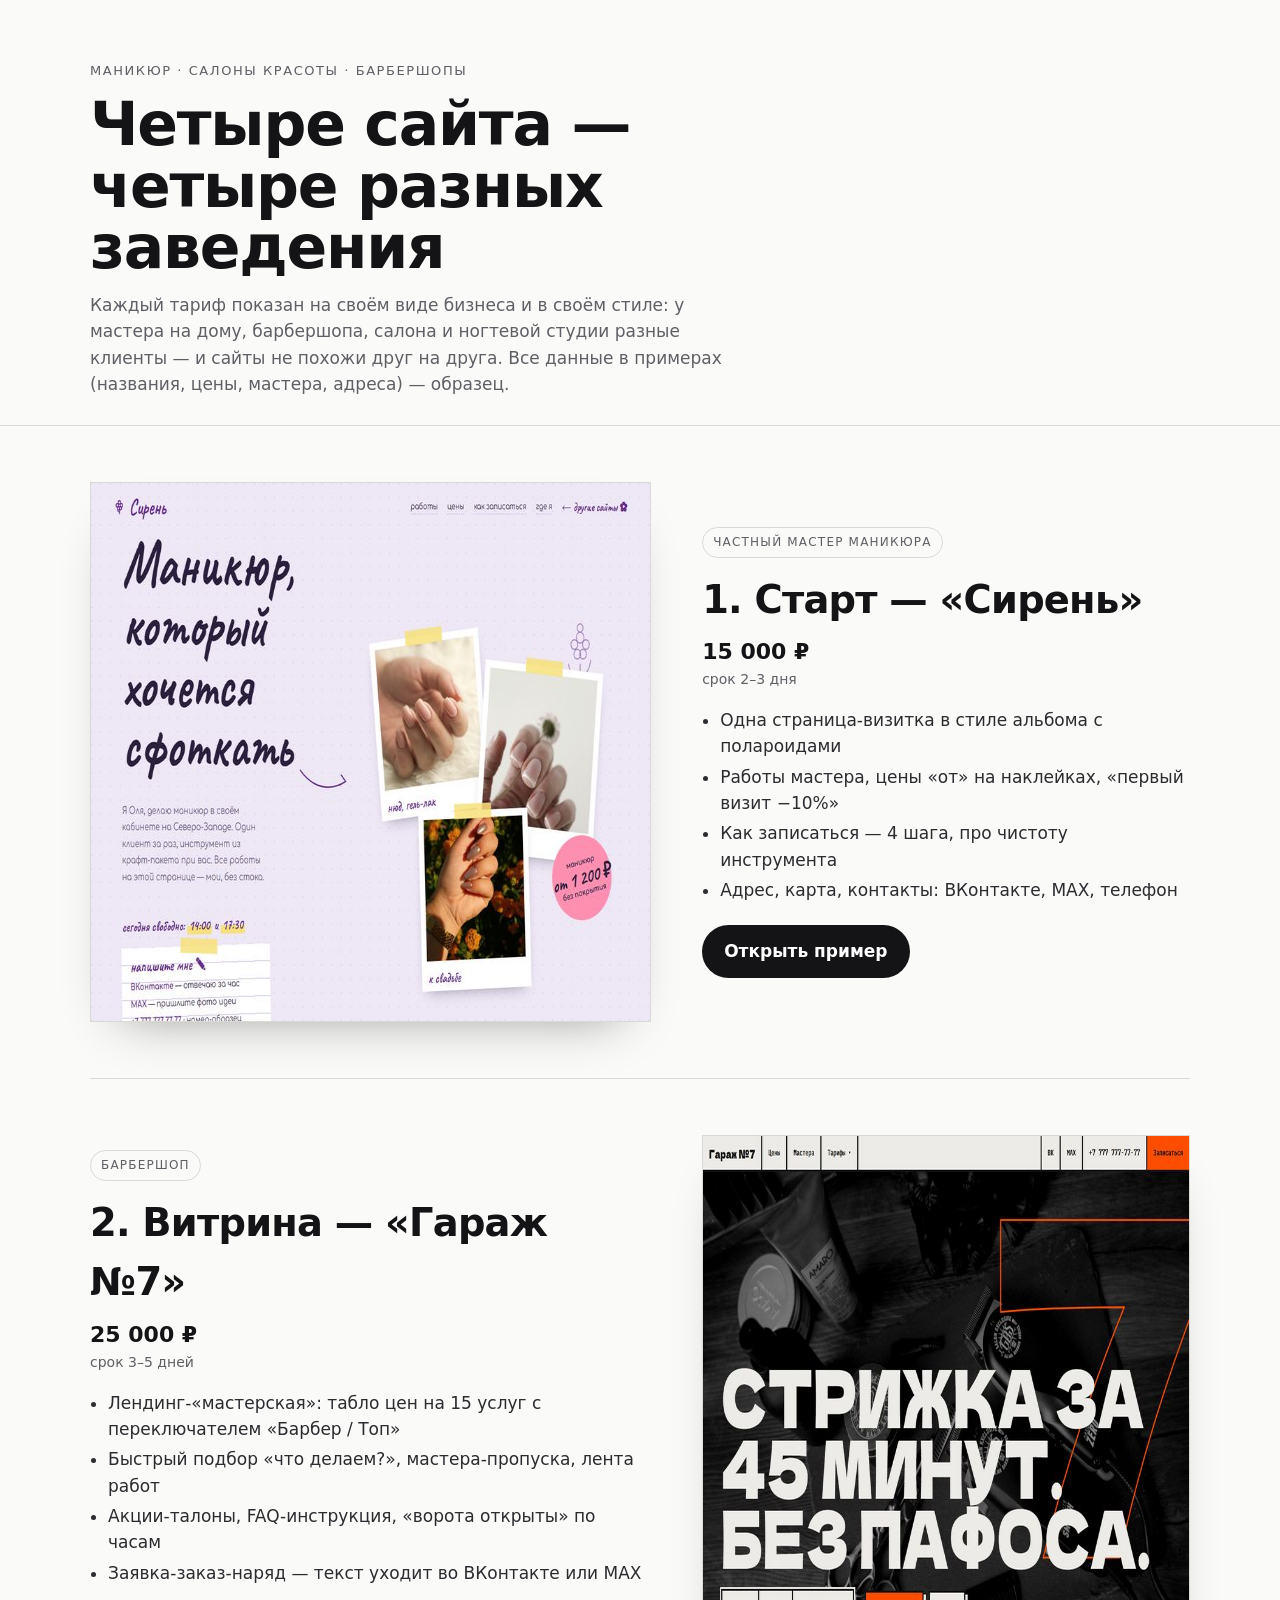
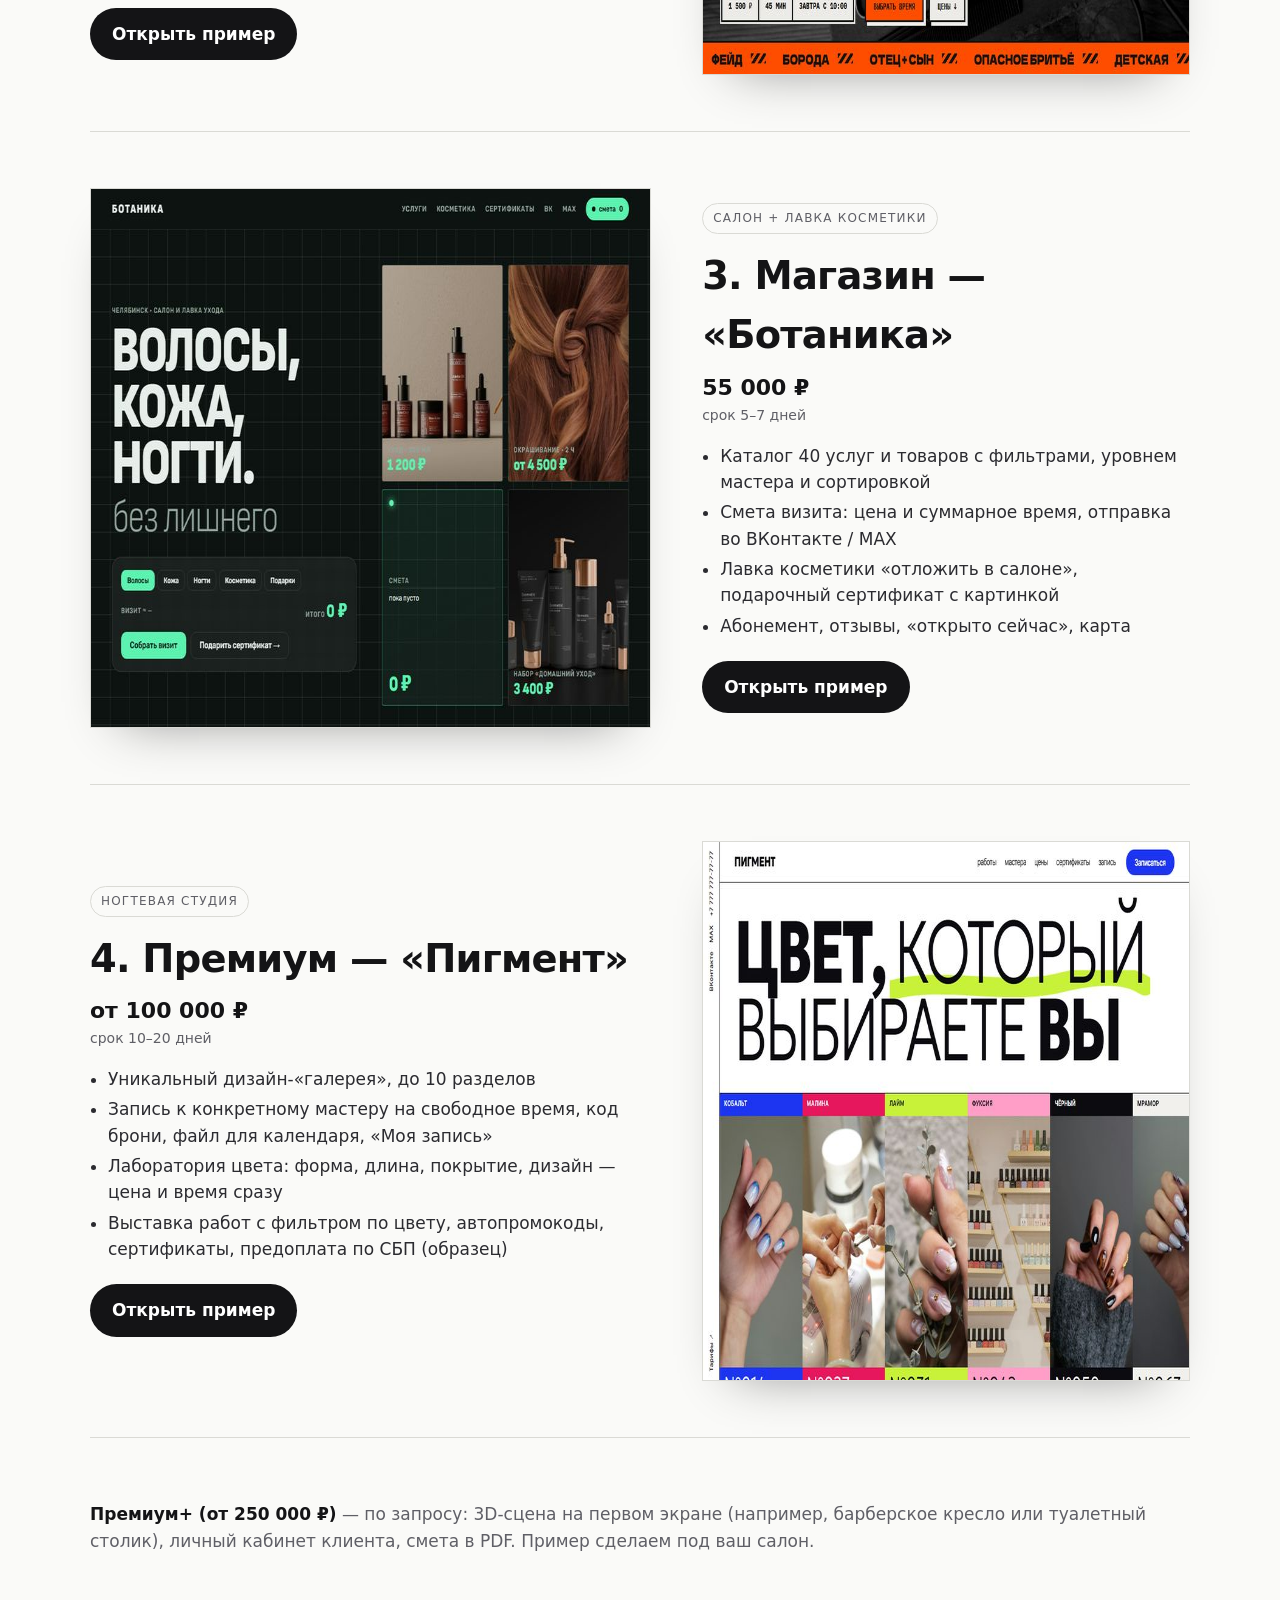
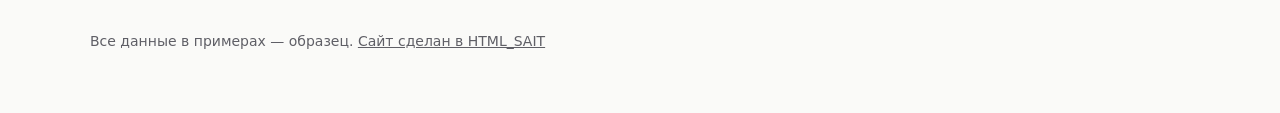
<file: index.html>
<!DOCTYPE html>
<html lang="ru">
<head>
<meta charset="UTF-8">
<meta name="viewport" content="width=device-width, initial-scale=1">
<meta name="robots" content="noindex, nofollow">
<title>Сайты для мастеров маникюра, салонов и барбершопов — 4 тарифа</title>
<meta name="description" content="Четыре примера сайтов для бьюти-бизнеса: мастер маникюра, барбершоп, салон с лавкой косметики, ногтевая студия с онлайн-записью. Каждый — в своём стиле.">
<meta property="og:image" content="img/4-premium.jpg">
<style>
:root{--bg:#FAFAF8;--ink:#141416;--mute:#5F5F66;--line:#DADAD5;--acc:#141416}
*{box-sizing:border-box}
body{margin:0;background:var(--bg);color:var(--ink);font:400 17px/1.55 system-ui,-apple-system,'Segoe UI',sans-serif}
a{color:inherit}
img{max-width:100%;display:block}
.wrap{max-width:1180px;margin:0 auto;padding:0 clamp(16px,4vw,40px)}
header{padding:56px 0 28px;border-bottom:1px solid var(--line)}
.kick{font-size:13px;letter-spacing:.12em;text-transform:uppercase;color:var(--mute)}
h1{font-size:clamp(34px,5vw,60px);line-height:1.02;margin:12px 0 14px;letter-spacing:-.02em;max-width:18ch}
header p{color:var(--mute);max-width:62ch;margin:0}
.row{display:grid;grid-template-columns:1.15fr 1fr;gap:clamp(20px,4vw,56px);align-items:center;padding:56px 0;border-bottom:1px solid var(--line)}
.row:nth-of-type(even) .shot{order:2}
.shot{display:block;border:1px solid var(--line);box-shadow:0 24px 50px -32px rgba(0,0,0,.45);transition:transform .25s}
.shot:hover{transform:translateY(-4px)}
.tag{display:inline-block;font-size:12px;letter-spacing:.1em;text-transform:uppercase;padding:5px 10px;border:1px solid var(--line);border-radius:999px;color:var(--mute)}
h2{font-size:clamp(28px,3vw,40px);margin:12px 0 4px;letter-spacing:-.02em}
.price{font-size:22px;font-weight:600;margin:6px 0 2px}
.price small{display:block;font-size:14px;font-weight:400;color:var(--mute)}
ul{padding-left:18px;margin:16px 0 22px;color:#2b2b30}
li{margin:4px 0}
.btn{display:inline-block;padding:13px 22px;border-radius:999px;background:var(--acc);color:#fff;text-decoration:none;font-weight:600}
.btn:hover{opacity:.85}
.plus{padding:46px 0 30px;color:var(--mute)}
.plus b{color:var(--ink)}
footer{padding:30px 0 60px;font-size:14px;color:var(--mute)}
@media(max-width:820px){.row{grid-template-columns:1fr}.row:nth-of-type(even) .shot{order:0}}
@media(prefers-reduced-motion:reduce){.shot{transition:none}}
</style>
</head>
<body>
<header><div class="wrap">
  <span class="kick">Маникюр · салоны красоты · барбершопы</span>
  <h1>Четыре сайта — четыре разных заведения</h1>
  <p>Каждый тариф показан на своём виде бизнеса и в своём стиле: у мастера на дому, барбершопа, салона и ногтевой студии разные клиенты — и сайты не похожи друг на друга. Все данные в примерах (названия, цены, мастера, адреса) — образец.</p>
</div></header>

<main class="wrap">
  <section class="row">
    <a class="shot" href="1-start/index.html"><img src="img/1-start.jpg" alt="Первый экран сайта «Сирень»" width="800" height="538"></a>
    <div><span class="tag">Частный мастер маникюра</span><h2>1. Старт — «Сирень»</h2>
      <div class="price">15 000 ₽<small>срок 2–3 дня</small></div>
      <ul><li>Одна страница-визитка в стиле альбома с полароидами</li><li>Работы мастера, цены «от» на наклейках, «первый визит −10%»</li><li>Как записаться — 4 шага, про чистоту инструмента</li><li>Адрес, карта, контакты: ВКонтакте, MAX, телефон</li></ul>
      <a class="btn" href="1-start/index.html">Открыть пример</a></div>
  </section>
  <section class="row">
    <a class="shot" href="2-vitrina/index.html"><img src="img/2-vitrina.jpg" alt="Первый экран сайта «Гараж №7»" width="800" height="538"></a>
    <div><span class="tag">Барбершоп</span><h2>2. Витрина — «Гараж №7»</h2>
      <div class="price">25 000 ₽<small>срок 3–5 дней</small></div>
      <ul><li>Лендинг-«мастерская»: табло цен на 15 услуг с переключателем «Барбер / Топ»</li><li>Быстрый подбор «что делаем?», мастера-пропуска, лента работ</li><li>Акции-талоны, FAQ-инструкция, «ворота открыты» по часам</li><li>Заявка-заказ-наряд — текст уходит во ВКонтакте или MAX</li></ul>
      <a class="btn" href="2-vitrina/index.html">Открыть пример</a></div>
  </section>
  <section class="row">
    <a class="shot" href="3-magazin/index.html"><img src="img/3-magazin.jpg" alt="Первый экран сайта «Ботаника»" width="800" height="538"></a>
    <div><span class="tag">Салон + лавка косметики</span><h2>3. Магазин — «Ботаника»</h2>
      <div class="price">55 000 ₽<small>срок 5–7 дней</small></div>
      <ul><li>Каталог 40 услуг и товаров с фильтрами, уровнем мастера и сортировкой</li><li>Смета визита: цена и суммарное время, отправка во ВКонтакте / MAX</li><li>Лавка косметики «отложить в салоне», подарочный сертификат с картинкой</li><li>Абонемент, отзывы, «открыто сейчас», карта</li></ul>
      <a class="btn" href="3-magazin/index.html">Открыть пример</a></div>
  </section>
  <section class="row">
    <a class="shot" href="4-premium/index.html"><img src="img/4-premium.jpg" alt="Первый экран сайта «Пигмент»" width="800" height="538"></a>
    <div><span class="tag">Ногтевая студия</span><h2>4. Премиум — «Пигмент»</h2>
      <div class="price">от 100 000 ₽<small>срок 10–20 дней</small></div>
      <ul><li>Уникальный дизайн-«галерея», до 10 разделов</li><li>Запись к конкретному мастеру на свободное время, код брони, файл для календаря, «Моя запись»</li><li>Лаборатория цвета: форма, длина, покрытие, дизайн — цена и время сразу</li><li>Выставка работ с фильтром по цвету, автопромокоды, сертификаты, предоплата по СБП (образец)</li></ul>
      <a class="btn" href="4-premium/index.html">Открыть пример</a></div>
  </section>
  <p class="plus"><b>Премиум+ (от 250 000 ₽)</b> — по запросу: 3D-сцена на первом экране (например, барберское кресло или туалетный столик), личный кабинет клиента, смета в PDF. Пример сделаем под ваш салон.</p>
</main>

<footer><div class="wrap">Все данные в примерах — образец. <a href="https://saitnazakaz.site/" target="_blank" rel="noopener">Сайт сделан в HTML_SAIT</a></div></footer>
</body>
</html>
</file>
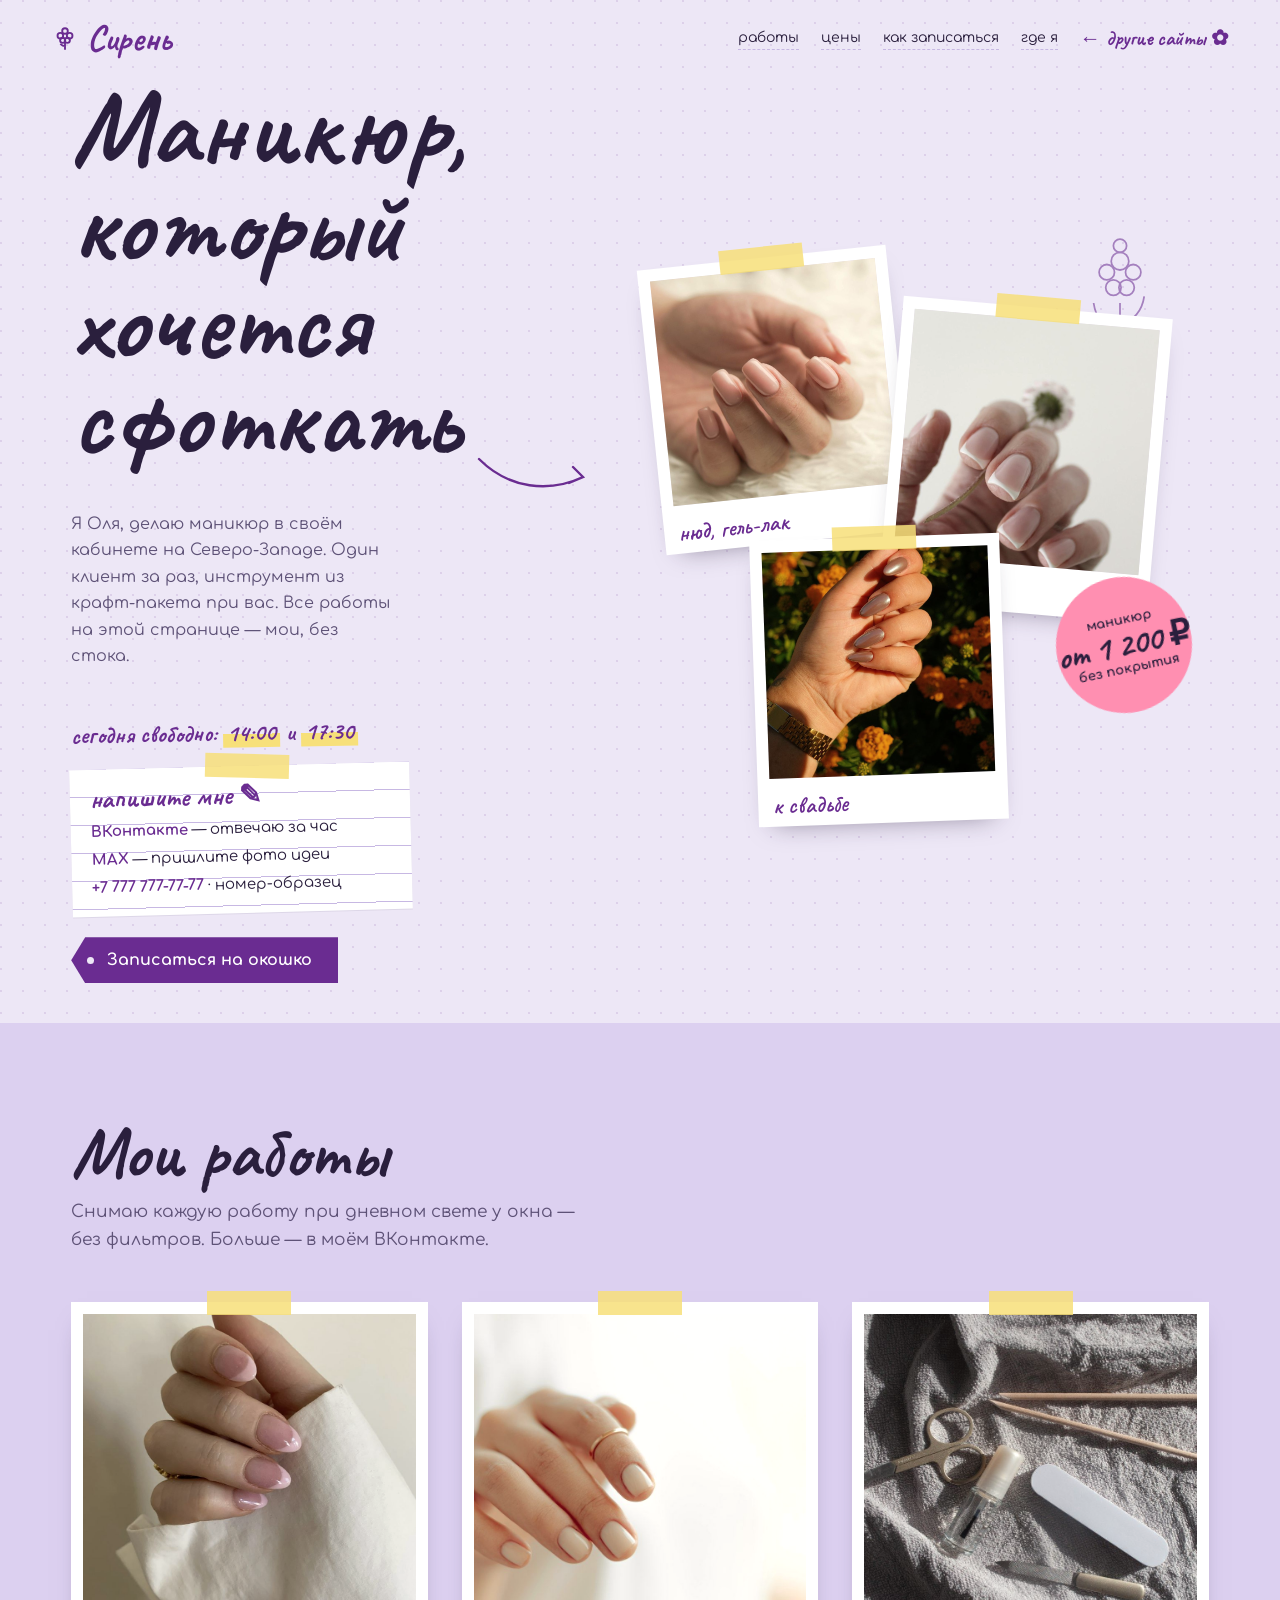
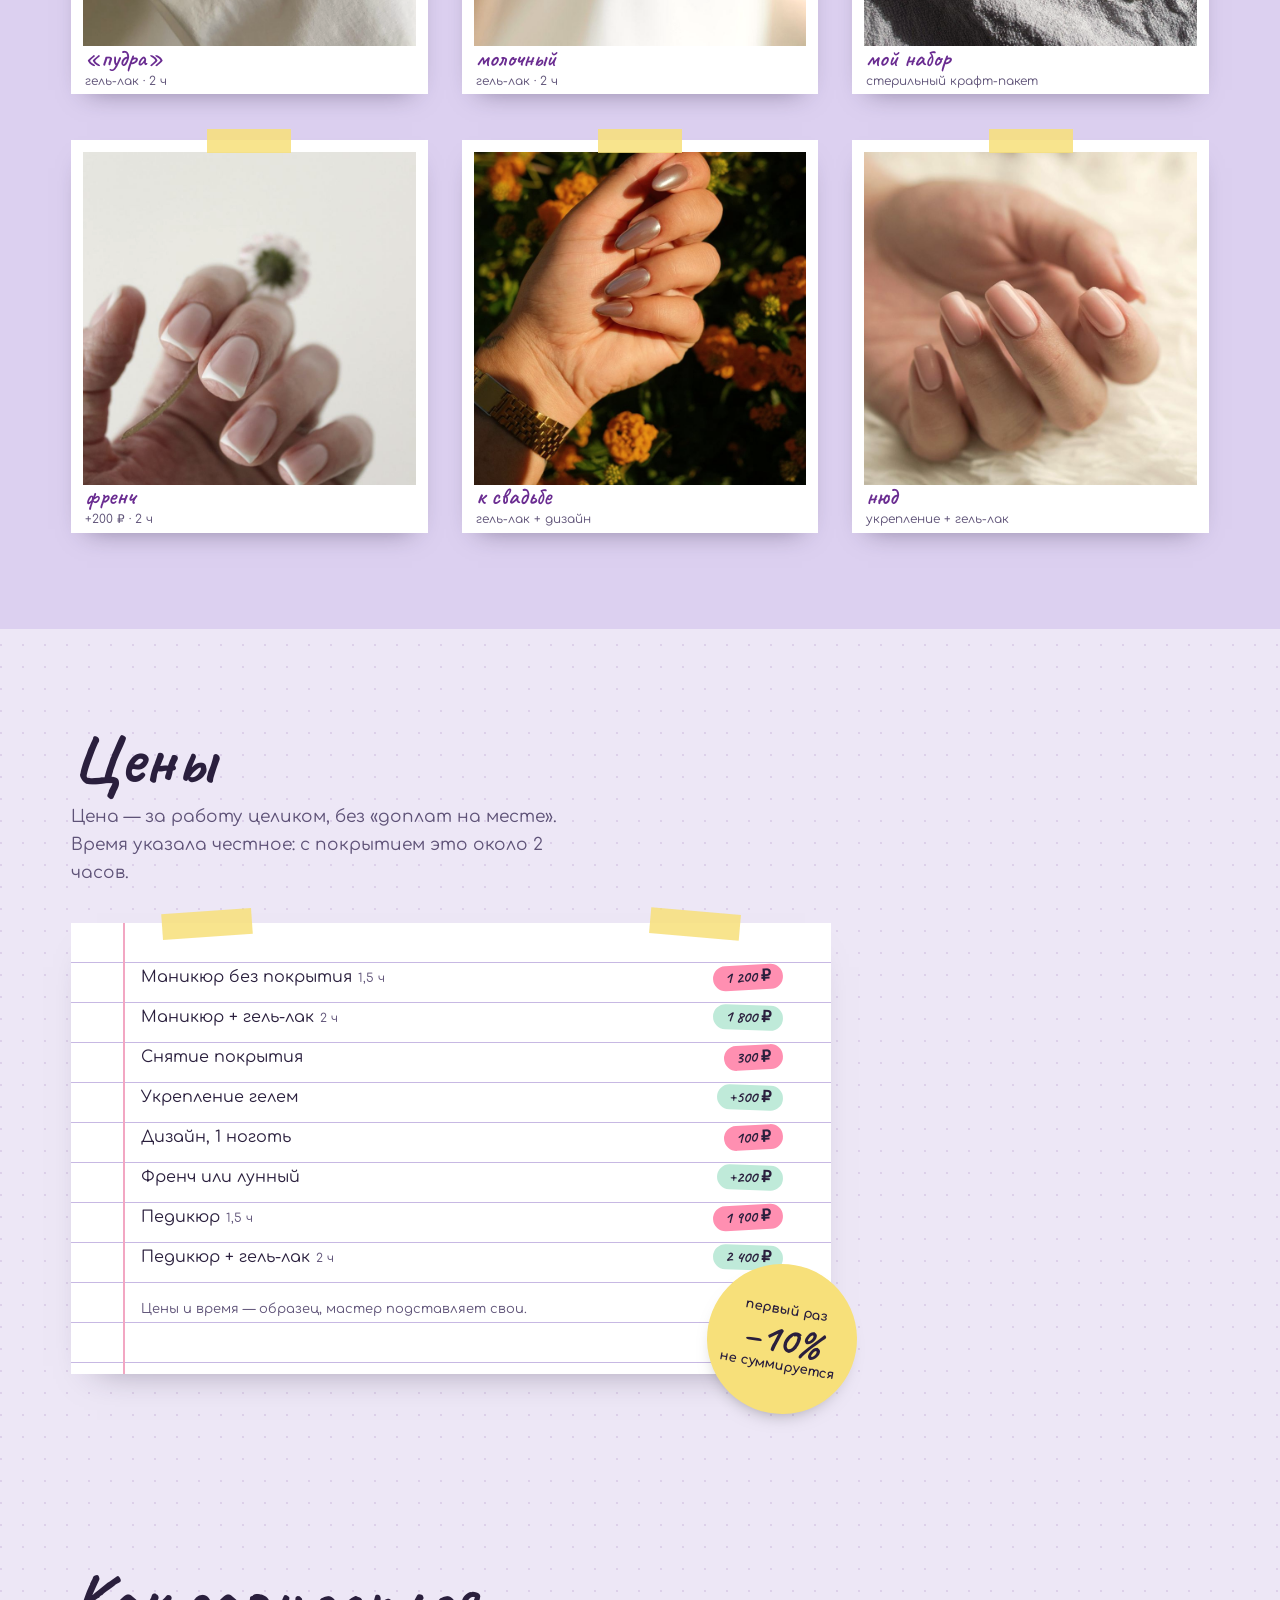
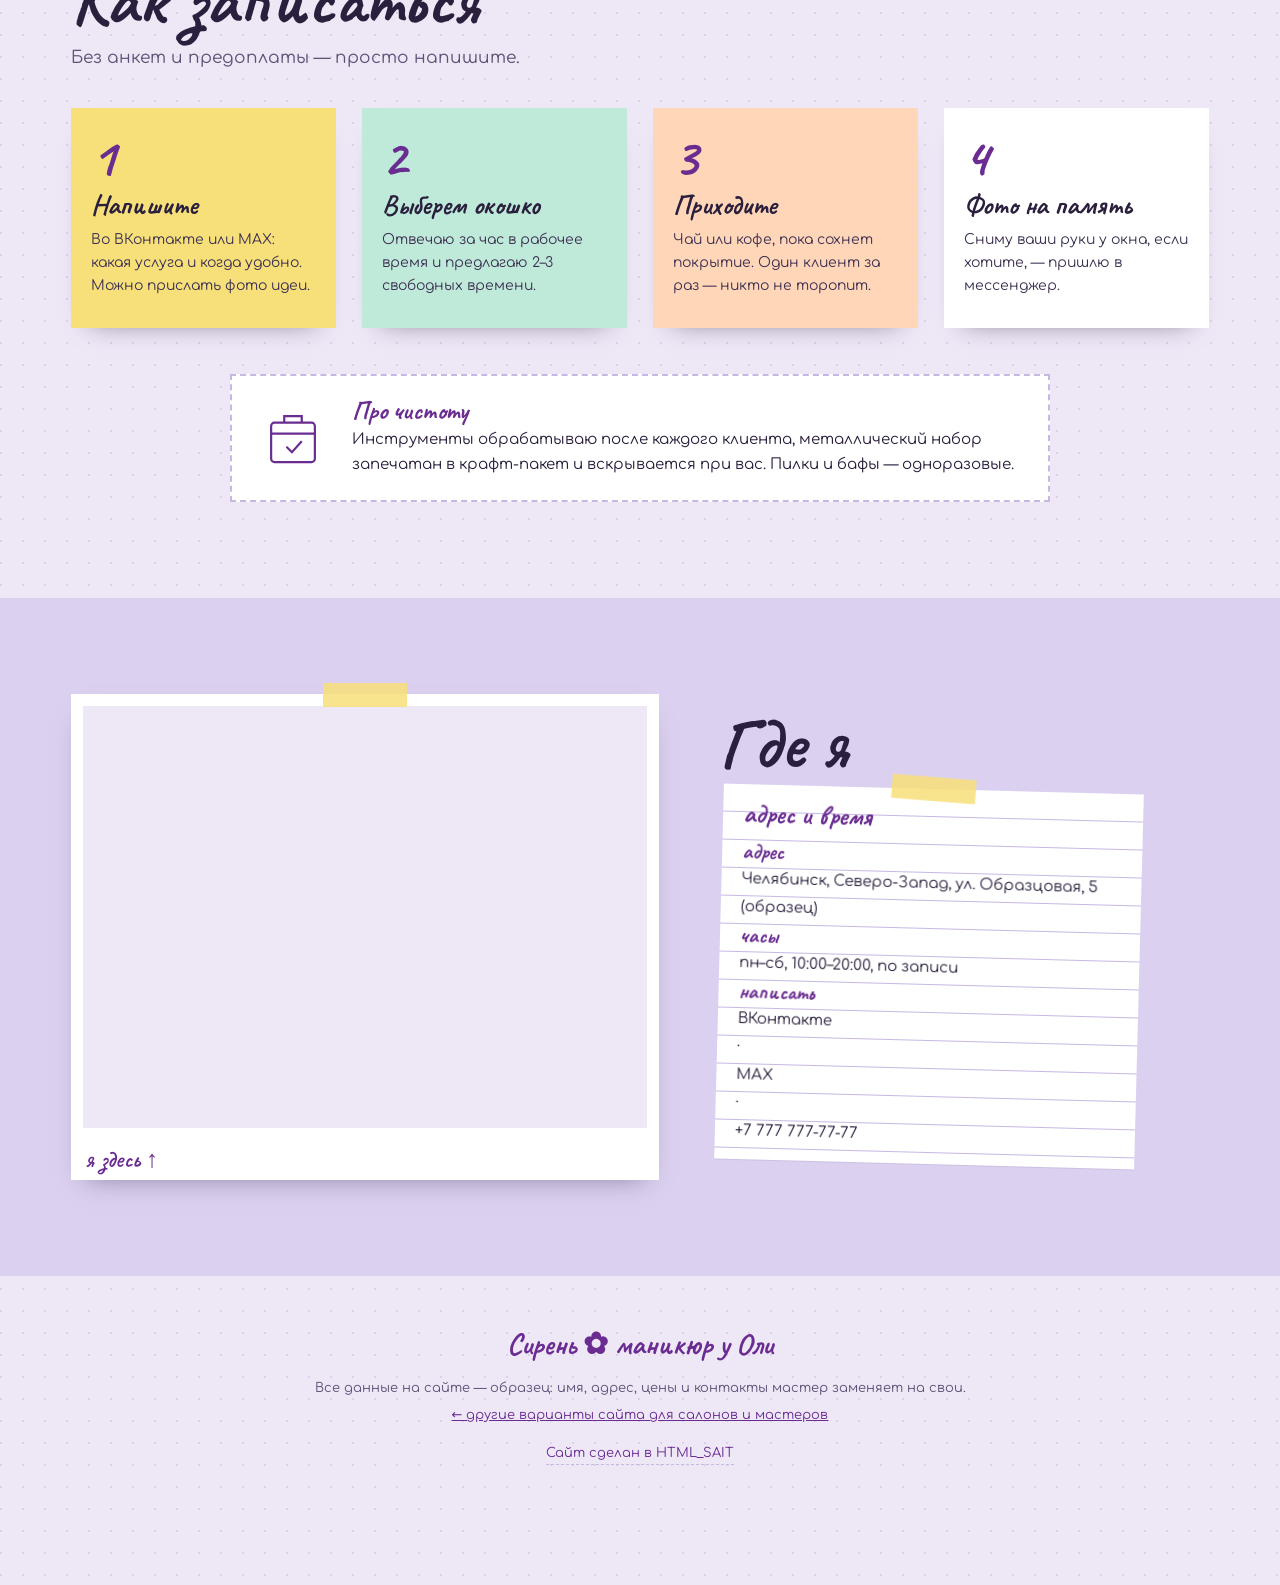
<file: 1-start/index.html>
<!DOCTYPE html>
<html lang="ru">
<head>
<meta charset="UTF-8">
<meta name="viewport" content="width=device-width, initial-scale=1">
<meta name="robots" content="noindex, nofollow">
<title>Сирень — маникюр у частного мастера в Челябинске</title>
<meta name="description" content="Маникюр и педикюр у частного мастера на Северо-Западе Челябинска: гель-лак от 1 800 ₽, один клиент за раз, инструмент из крафт-пакета при вас. Запись во ВКонтакте и MAX.">
<meta property="og:title" content="Сирень — маникюр, который хочется сфоткать">
<meta property="og:description" content="Частный мастер маникюра, Челябинск. Цены, работы, запись во ВКонтакте и MAX.">
<meta property="og:image" content="img/1610992015762-45dca7fa3a85.jpg">
<link rel="stylesheet" href="fonts/fonts.css">
<style>
:root{--bg:#EDE7F6;--bg2:#DCD0F0;--card:#FFFFFF;--ink:#2A1F3D;--mute:#5E5277;--acc:#6A2C91;--acc-ink:#FFFFFF;--line:#C7B8E3;--tape:#F7E07A;--sticker:#FF8FB1;--mint:#BFEAD9;--peach:#FFD6B8}
*{box-sizing:border-box}
html{scroll-behavior:smooth}
body{margin:0;background:var(--bg);color:var(--ink);font:400 17px/1.65 Comfortaa,system-ui,sans-serif;overflow-x:hidden;
 background-image:radial-gradient(circle at 1px 1px,rgba(106,44,145,.12) 1px,transparent 0);background-size:22px 22px}
a{color:inherit}
img{max-width:100%;display:block}
.hand{font-family:Caveat,cursive;font-weight:700}
.wrap{max-width:1240px;margin:0 auto;padding:0 clamp(16px,4vw,56px)}
.sec{padding:clamp(56px,8vw,96px) 0}
.sec h2{font:700 clamp(44px,6vw,72px)/.95 Caveat,cursive;margin:0 0 10px}
.sec .sub{color:var(--mute);max-width:52ch;margin:0 0 36px}
.top{display:flex;align-items:center;justify-content:space-between;gap:16px;padding:20px clamp(16px,4vw,56px)}
.logo{font:700 36px/1 Caveat,cursive;color:var(--acc);text-decoration:none;display:flex;align-items:center;gap:8px}
.logo svg{width:28px;height:28px}
.top nav{display:flex;gap:22px;font-size:14px;align-items:center}
.top nav a{text-decoration:none;border-bottom:1px dashed var(--line)}
.top nav a:hover{color:var(--acc);border-color:var(--acc)}
.top nav .other{font:700 21px/1 Caveat,cursive;color:var(--acc);border:0}
/* hero */
.hero{display:grid;grid-template-columns:1fr 1.1fr;gap:clamp(20px,4vw,56px);align-items:center;padding-top:4px;padding-bottom:40px}
h1{font:700 clamp(58px,8.4vw,112px)/.9 Caveat,cursive;margin:0;position:relative}
h1 .arr{position:absolute;right:-6px;bottom:-34px;width:120px;color:var(--acc)}
.arr path{stroke-dasharray:220;stroke-dashoffset:220;animation:draw 1.2s .6s ease forwards}
@keyframes draw{to{stroke-dashoffset:0}}
.lead{max-width:36ch;color:var(--mute);margin:44px 0 26px;font-size:16px}
.slots{display:inline-block;font:700 24px/1.2 Caveat,cursive;color:var(--acc);margin-bottom:18px;transform:rotate(-1deg)}
.slots b{background:linear-gradient(transparent 55%,var(--tape) 55%);padding:0 4px}
.note{background:var(--card);max-width:340px;padding:16px 20px 14px;transform:rotate(-1.5deg);position:relative;
 background-image:repeating-linear-gradient(transparent 0 27px,var(--line) 27px 28px);box-shadow:0 1px 0 rgba(42,31,61,.08)}
.note:before{content:"";position:absolute;top:-12px;left:40%;width:84px;height:24px;background:var(--tape);opacity:.85;transform:rotate(3deg)}
.note b{font:700 27px/1 Caveat,cursive;color:var(--acc);display:block;margin-bottom:6px}
.note a{display:block;line-height:28px;text-decoration:none;font-size:15px}
.note a span{color:var(--acc);font-weight:700}
.note a:hover span{text-decoration:underline}
.tag{display:inline-flex;align-items:center;gap:10px;margin-top:24px;background:var(--acc);color:var(--acc-ink);text-decoration:none;border:0;cursor:pointer;
 font:700 16px/1 Comfortaa,sans-serif;padding:15px 26px 15px 36px;clip-path:polygon(14px 0,100% 0,100% 100%,14px 100%,0 50%);position:relative;transition:transform .2s}
.tag:before{content:"";position:absolute;left:16px;top:50%;width:7px;height:7px;margin-top:-3.5px;border-radius:50%;background:var(--bg)}
.tag:hover{transform:rotate(-2deg) translateX(4px)}
.wall{position:relative;height:570px}
.pol{position:absolute;background:var(--card);padding:12px 12px 48px;width:250px;margin:0;box-shadow:0 12px 26px -16px rgba(42,31,61,.55);transition:transform .35s cubic-bezier(.2,.8,.2,1)}
.pol img{width:100%;height:auto;aspect-ratio:1/1;object-fit:cover;object-position:50% 72%;filter:saturate(.95) sepia(.08);background:var(--bg2)}
.pol figcaption{position:absolute;left:14px;right:10px;bottom:9px;font:600 24px/1 Caveat,cursive;color:var(--acc)}
.pol:before{content:"";position:absolute;top:-11px;left:50%;margin-left:-42px;width:84px;height:24px;background:var(--tape);opacity:.85;z-index:2}
.pol:hover{transform:rotate(0) translateY(-6px) !important;z-index:5}
.p1{left:2%;top:10px;transform:rotate(-6deg)}
.p2{left:44%;top:60px;transform:rotate(5deg);width:270px}
.p3{left:20%;top:290px;transform:rotate(-2deg)}
.stk{position:absolute;right:3%;top:330px;width:136px;height:136px;border-radius:50%;background:var(--sticker);display:grid;place-items:center;text-align:center;
 transform:rotate(-12deg);font-weight:700;line-height:1.15;font-size:13px;animation:wob 1.4s 1.2s ease both}
.stk b{display:block;font:700 34px/1 Caveat,cursive;white-space:nowrap}
@keyframes wob{0%{transform:rotate(-12deg) scale(.6);opacity:0}60%{transform:rotate(-4deg) scale(1.05);opacity:1}100%{transform:rotate(-12deg) scale(1)}}
.lilac{position:absolute;right:6%;top:-10px;width:110px;color:var(--acc);opacity:.55}
/* works */
.works{background:var(--bg2)}
.board{display:grid;grid-template-columns:repeat(3,1fr);gap:46px 34px;padding-top:12px}
.board .pol{position:relative;width:auto}
.board .pol:nth-child(3n+1){transform:rotate(-3deg)}.board .pol:nth-child(3n+2){transform:rotate(2deg) translateY(18px)}.board .pol:nth-child(3n){transform:rotate(-1deg)}
.board .pol small{display:block;font:400 12px/1.2 Comfortaa,sans-serif;color:var(--mute);margin-top:4px}
.board .pol figcaption{bottom:6px}
/* prices */
.sheet{background:var(--card);max-width:760px;padding:34px clamp(18px,4vw,48px) 40px 70px;position:relative;transform:rotate(.6deg);
 background-image:linear-gradient(90deg,transparent 52px,#F2A7C3 52px 54px,transparent 54px),repeating-linear-gradient(transparent 0 39px,var(--line) 39px 40px);box-shadow:0 18px 36px -26px rgba(42,31,61,.5)}
.sheet:before,.sheet:after{content:"";position:absolute;top:-12px;width:90px;height:26px;background:var(--tape);opacity:.85}
.sheet:before{left:12%;transform:rotate(-4deg)}.sheet:after{right:12%;transform:rotate(5deg)}
.row{display:flex;align-items:center;justify-content:space-between;gap:14px;min-height:40px}
.row span{font-size:16px}.row small{color:var(--mute);font-size:12px;margin-left:6px}
.pr{flex:none;background:var(--sticker);border-radius:999px;padding:3px 12px;font:700 22px/1.2 Caveat,cursive;transform:rotate(-3deg)}
.row:nth-child(even) .pr{background:var(--mint);transform:rotate(2deg)}
.first{position:absolute;right:-26px;bottom:-40px;width:150px;height:150px;border-radius:50%;background:var(--tape);display:grid;place-items:center;text-align:center;
 transform:rotate(10deg);font-weight:700;font-size:13px;line-height:1.2;box-shadow:0 10px 20px -14px rgba(0,0,0,.5)}
.first b{display:block;font:700 40px/1 Caveat,cursive}
.pnote{font-size:13px;color:var(--mute);margin-top:22px}
/* steps */
.steps{display:grid;grid-template-columns:repeat(4,1fr);gap:26px}
.sn{padding:22px 20px 26px;position:relative;min-height:220px;box-shadow:0 14px 24px -20px rgba(42,31,61,.6)}
.sn:nth-child(1){background:var(--tape);transform:rotate(-2deg)}.sn:nth-child(2){background:var(--mint);transform:rotate(1.5deg)}
.sn:nth-child(3){background:var(--peach);transform:rotate(-1deg)}.sn:nth-child(4){background:var(--card);transform:rotate(2deg)}
.sn i{font:700 54px/1 Caveat,cursive;font-style:normal;color:var(--acc);display:block}
.sn h3{font:700 28px/1.05 Caveat,cursive;margin:6px 0 8px}
.sn p{font-size:14px;margin:0;color:#3d3152}
.clean{display:grid;grid-template-columns:auto 1fr;gap:24px;align-items:center;max-width:820px;margin:46px auto 0;background:var(--card);padding:22px 26px;border:2px dashed var(--line)}
.clean svg{width:70px;height:70px;color:var(--acc)}
.clean p{margin:0;font-size:15px}
.clean b{font:700 26px/1 Caveat,cursive;color:var(--acc);display:block;margin-bottom:4px}
/* where */
.where{background:var(--bg2)}
.wgrid{display:grid;grid-template-columns:1.2fr 1fr;gap:clamp(24px,5vw,60px);align-items:center}
.map.pol{position:relative;width:auto;transform:rotate(-1.5deg);padding-bottom:52px}
.map iframe{width:100%;aspect-ratio:4/3;border:0;display:block;background:var(--bg)}
.where .note{max-width:420px;transform:rotate(1.5deg)}
.where dl{margin:10px 0 0;font-size:15px;line-height:28px}
.where dt{font:700 22px/28px Caveat,cursive;color:var(--acc)}.where dd{margin:0}
/* footer */
footer{padding:44px 0 120px;text-align:center;font-size:13px;color:var(--mute)}
footer .hand{font-size:30px;color:var(--acc);display:block;margin-bottom:8px}
footer a{color:var(--acc)}
footer p{margin:6px 0}
.made{display:inline-block;margin-top:10px;border-bottom:1px dashed var(--line);text-decoration:none}
/* mobile tape bar */
.tapebar{display:none}
.toast{position:fixed;left:50%;bottom:86px;transform:translateX(-50%) rotate(-1deg);background:var(--card);border:2px dashed var(--acc);padding:12px 18px;font-size:14px;max-width:min(92vw,420px);z-index:60;display:none;box-shadow:0 12px 26px -14px rgba(42,31,61,.6)}
.toast.on{display:block}
.toast textarea{width:100%;margin-top:8px;font:inherit;font-size:13px;border:1px solid var(--line);padding:8px;min-height:70px}
.js .rv{opacity:0;transform:translateY(-14px) rotate(-3deg);transition:opacity .6s,transform .6s cubic-bezier(.2,.8,.2,1)}
.js .rv.in{opacity:1;transform:none}
@media(prefers-reduced-motion:reduce){.arr path{animation:none;stroke-dashoffset:0}.stk{animation:none}.js .rv{opacity:1;transform:none;transition:none}html{scroll-behavior:auto}.pol,.tag{transition:none}}
@media(max-width:960px){.steps{grid-template-columns:1fr 1fr}.board{grid-template-columns:1fr 1fr}.wgrid{grid-template-columns:1fr}}
@media(max-width:860px){.top nav a:not(.other){display:none}.hero{grid-template-columns:1fr}
 .wall{height:auto;display:flex;gap:18px;overflow-x:auto;padding:28px 6px 34px;scroll-snap-type:x mandatory}
 .wall .pol,.p1,.p2,.p3{position:relative;left:auto;top:auto;flex:0 0 70%;width:auto;scroll-snap-align:center}
 .stk{position:absolute;right:6px;top:auto;bottom:2px;width:108px;height:108px}.stk b{font-size:28px}.lilac{display:none}h1 .arr{display:none}
 .tapebar{display:flex;position:fixed;left:8px;right:8px;bottom:10px;z-index:50;background:var(--tape);transform:rotate(-.6deg);box-shadow:0 8px 18px -10px rgba(0,0,0,.4)}
 .tapebar a{flex:1;text-align:center;text-decoration:none;font:700 15px/1 Comfortaa,sans-serif;padding:16px 4px;color:var(--ink)}
 .tapebar a+a{border-left:2px dashed rgba(42,31,61,.25)}
 .first{right:-6px;bottom:-56px;width:118px;height:118px}.first b{font-size:32px}.sheet{padding-left:62px}}
@media(max-width:560px){.board{grid-template-columns:1fr;gap:34px}.steps{grid-template-columns:1fr}.sn{min-height:0}}
</style>
</head>
<body>
<header class="top">
  <a class="logo" href="#top" aria-label="Сирень — на главную"><svg viewBox="0 0 24 24" fill="none" stroke="currentColor" stroke-width="1.6" aria-hidden="true"><circle cx="12" cy="6" r="2.4"/><circle cx="8" cy="10" r="2.4"/><circle cx="16" cy="10" r="2.4"/><circle cx="10" cy="14" r="2.2"/><circle cx="14" cy="14" r="2.2"/><path d="M12 16v6M12 19c-2 0-3-1-4-2"/></svg>Сирень</a>
  <nav aria-label="Разделы"><a href="#works">работы</a><a href="#prices">цены</a><a href="#how">как записаться</a><a href="#where">где я</a><a class="other" href="../index.html">← другие сайты ✿</a></nav>
</header>

<main id="top">
<section class="wrap hero">
  <div>
    <h1>Маникюр, который хочется сфоткать
      <svg class="arr" viewBox="0 0 120 50" fill="none" stroke="currentColor" stroke-width="2.4" stroke-linecap="round" aria-hidden="true"><path d="M4 8c30 30 70 34 104 18M98 16l10 10-14 6"/></svg></h1>
    <p class="lead">Я Оля, делаю маникюр в своём кабинете на Северо-Западе. Один клиент за раз, инструмент из крафт-пакета при вас. Все работы на этой странице — мои, без стока.</p>
    <p class="slots">сегодня свободно: <b>14:00</b> и <b>17:30</b></p>
    <div class="note" id="contacts"><b>напишите мне ✎</b>
      <a href="https://vk.me/" target="_blank" rel="noopener" data-msg="Здравствуйте! Хочу записаться на маникюр. Подскажите свободное время?"><span>ВКонтакте</span> — отвечаю за час</a>
      <a href="https://max.ru/" target="_blank" rel="noopener" data-msg="Здравствуйте! Хочу записаться на маникюр. Подскажите свободное время?"><span>MAX</span> — пришлите фото идеи</a>
      <a href="tel:+77777777777"><span>+7 777 777-77-77</span> · номер-образец</a>
    </div>
    <a class="tag" href="https://vk.me/" target="_blank" rel="noopener" data-msg="Здравствуйте! Хочу записаться на маникюр. Подскажите свободное время?">Записаться на окошко</a>
  </div>
  <div class="wall" aria-label="Мои работы">
    <svg class="lilac" viewBox="0 0 100 140" fill="none" stroke="currentColor" stroke-width="1.6" aria-hidden="true"><path d="M50 140V60M50 90c-14-6-22-16-24-30M50 80c12-4 20-12 22-26"/><circle cx="50" cy="22" r="8"/><circle cx="38" cy="32" r="7"/><circle cx="62" cy="32" r="7"/><circle cx="44" cy="46" r="7"/><circle cx="56" cy="46" r="7"/><circle cx="50" cy="8" r="6"/></svg>
    <figure class="pol p1"><img src="img/1610992015762-45dca7fa3a85.jpg" alt="Нежно-розовый маникюр с гель-лаком" width="600" height="600" fetchpriority="high"><figcaption>нюд, гель-лак</figcaption></figure>
    <figure class="pol p2"><img src="img/1762373349045-c2decd4ec3f3.jpg" alt="Французский маникюр" width="600" height="600"><figcaption>френч ♡</figcaption></figure>
    <figure class="pol p3"><img src="img/1736434518489-0eb84070017f.jpg" alt="Рука с маникюром держит цветок" width="600" height="600"><figcaption>к свадьбе</figcaption></figure>
    <div class="stk"><span>маникюр<b>от 1 200 ₽</b>без покрытия</span></div>
  </div>
</section>

<section class="sec works" id="works"><div class="wrap">
  <h2 class="rv">Мои работы</h2>
  <p class="sub rv">Снимаю каждую работу при дневном свете у окна — без фильтров. Больше — в моём ВКонтакте.</p>
  <div class="board">
    <figure class="pol rv"><img src="img/1612887390768-fb02affea7a6.jpg" alt="Розовый маникюр" loading="lazy" width="600" height="600"><figcaption>«пудра»<small>гель-лак · 2 ч</small></figcaption></figure>
    <figure class="pol rv"><img src="img/1630843599725-32ead7671867.jpg" alt="Белый маникюр" loading="lazy" width="600" height="600"><figcaption>молочный<small>гель-лак · 2 ч</small></figcaption></figure>
    <figure class="pol rv"><img src="img/1775500835259-d3b3f6d6e2f2.jpg" alt="Инструменты для маникюра на полотенце" loading="lazy" width="600" height="600"><figcaption>мой набор<small>стерильный крафт-пакет</small></figcaption></figure>
    <figure class="pol rv"><img src="img/1762373349045-c2decd4ec3f3.jpg" alt="Французский маникюр крупно" loading="lazy" width="600" height="600"><figcaption>френч<small>+200 ₽ · 2 ч</small></figcaption></figure>
    <figure class="pol rv"><img src="img/1736434518489-0eb84070017f.jpg" alt="Свадебный маникюр" loading="lazy" width="600" height="600"><figcaption>к свадьбе<small>гель-лак + дизайн</small></figcaption></figure>
    <figure class="pol rv"><img src="img/1610992015762-45dca7fa3a85.jpg" alt="Нюдовый маникюр" loading="lazy" width="600" height="600"><figcaption>нюд<small>укрепление + гель-лак</small></figcaption></figure>
  </div>
</div></section>

<section class="sec" id="prices"><div class="wrap">
  <h2 class="rv">Цены</h2>
  <p class="sub rv">Цена — за работу целиком, без «доплат на месте». Время указала честное: с покрытием это около 2 часов.</p>
  <div class="sheet rv">
    <div class="row"><span>Маникюр без покрытия<small>1,5 ч</small></span><span class="pr">1 200 ₽</span></div>
    <div class="row"><span>Маникюр + гель-лак<small>2 ч</small></span><span class="pr">1 800 ₽</span></div>
    <div class="row"><span>Снятие покрытия</span><span class="pr">300 ₽</span></div>
    <div class="row"><span>Укрепление гелем</span><span class="pr">+500 ₽</span></div>
    <div class="row"><span>Дизайн, 1 ноготь</span><span class="pr">100 ₽</span></div>
    <div class="row"><span>Френч или лунный</span><span class="pr">+200 ₽</span></div>
    <div class="row"><span>Педикюр<small>1,5 ч</small></span><span class="pr">1 900 ₽</span></div>
    <div class="row"><span>Педикюр + гель-лак<small>2 ч</small></span><span class="pr">2 400 ₽</span></div>
    <p class="pnote">Цены и время — образец, мастер подставляет свои.</p>
    <div class="first"><span>первый раз<b>−10%</b>не суммируется</span></div>
  </div>
</div></section>

<section class="sec" id="how"><div class="wrap">
  <h2 class="rv">Как записаться</h2>
  <p class="sub rv">Без анкет и предоплаты — просто напишите.</p>
  <div class="steps">
    <div class="sn rv"><i>1</i><h3>Напишите</h3><p>Во ВКонтакте или MAX: какая услуга и когда удобно. Можно прислать фото идеи.</p></div>
    <div class="sn rv"><i>2</i><h3>Выберем окошко</h3><p>Отвечаю за час в рабочее время и предлагаю 2–3 свободных времени.</p></div>
    <div class="sn rv"><i>3</i><h3>Приходите</h3><p>Чай или кофе, пока сохнет покрытие. Один клиент за раз — никто не торопит.</p></div>
    <div class="sn rv"><i>4</i><h3>Фото на память</h3><p>Сниму ваши руки у окна, если хотите, — пришлю в мессенджер.</p></div>
  </div>
  <div class="clean rv">
    <svg viewBox="0 0 64 64" fill="none" stroke="currentColor" stroke-width="2" aria-hidden="true"><rect x="12" y="18" width="40" height="36" rx="3"/><path d="M12 28h40M24 18v-6h16v6M26 40l5 5 9-10"/></svg>
    <p><b>Про чистоту</b>Инструменты обрабатываю после каждого клиента, металлический набор запечатан в крафт-пакет и вскрывается при вас. Пилки и бафы — одноразовые.</p>
  </div>
</div></section>

<section class="sec where" id="where"><div class="wrap wgrid">
  <figure class="pol map rv">
    <iframe title="Карта: Челябинск, Северо-Запад" src="https://yandex.ru/map-widget/v1/?ll=61.304%2C55.188&amp;z=13" loading="lazy"></iframe>
    <figcaption>я здесь ↑</figcaption>
  </figure>
  <div class="rv">
    <h2>Где я</h2>
    <div class="note"><b>адрес и время</b>
      <dl><dt>адрес</dt><dd>Челябинск, Северо-Запад, ул. Образцовая, 5 (образец)</dd>
      <dt>часы</dt><dd>пн–сб, 10:00–20:00, по записи</dd>
      <dt>написать</dt><dd><a href="https://vk.me/" target="_blank" rel="noopener" data-msg="Здравствуйте! Хочу записаться на маникюр.">ВКонтакте</a> · <a href="https://max.ru/" target="_blank" rel="noopener" data-msg="Здравствуйте! Хочу записаться на маникюр.">MAX</a> · <a href="tel:+77777777777">+7 777 777-77-77</a></dd></dl>
    </div>
  </div>
</div></section>
</main>

<footer>
  <span class="hand">Сирень ✿ маникюр у Оли</span>
  <p>Все данные на сайте — образец: имя, адрес, цены и контакты мастер заменяет на свои.</p>
  <p><a href="../index.html">← другие варианты сайта для салонов и мастеров</a></p>
  <a class="made" href="https://saitnazakaz.site/" target="_blank" rel="noopener">Сайт сделан в HTML_SAIT</a>
</footer>

<nav class="tapebar" aria-label="Связаться">
  <a href="https://vk.me/" target="_blank" rel="noopener" data-msg="Здравствуйте! Хочу записаться на маникюр. Подскажите свободное время?">ВКонтакте</a>
  <a href="https://max.ru/" target="_blank" rel="noopener" data-msg="Здравствуйте! Хочу записаться на маникюр. Подскажите свободное время?">MAX</a>
  <a href="tel:+77777777777">Позвонить</a>
</nav>
<div class="toast" id="toast" role="status" aria-live="polite"></div>

<script>
(function(){
'use strict';
/* фото: заглушка, если файл не загрузился */
var PH='data:image/svg+xml,'+encodeURIComponent('<svg xmlns="http://www.w3.org/2000/svg" viewBox="0 0 100 100"><rect width="100" height="100" fill="#DCD0F0"/><g fill="none" stroke="#6A2C91" stroke-width="2"><circle cx="50" cy="38" r="8"/><circle cx="40" cy="48" r="7"/><circle cx="60" cy="48" r="7"/><path d="M50 56v26"/></g></svg>');
document.querySelectorAll('img').forEach(function(i){i.addEventListener('error',function(){if(i.src!==PH)i.src=PH},{once:true})});
/* текст в буфер + открыть ВК/MAX */
var toast=document.getElementById('toast'),tt;
function show(html){toast.innerHTML=html;toast.classList.add('on');clearTimeout(tt);tt=setTimeout(function(){toast.classList.remove('on')},6000)}
function copy(t){
  if(navigator.clipboard&&window.isSecureContext)return navigator.clipboard.writeText(t).then(function(){return true},function(){return fb(t)});
  return Promise.resolve(fb(t));
}
function fb(t){try{var a=document.createElement('textarea');a.value=t;a.style.position='fixed';a.style.opacity='0';document.body.appendChild(a);a.select();var ok=document.execCommand('copy');a.remove();return ok}catch(e){return false}}
document.addEventListener('click',function(e){
  var a=e.target.closest('a[data-msg]');if(!a)return;
  e.preventDefault();var t=a.getAttribute('data-msg'),url=a.href;
  copy(t).then(function(ok){
    if(ok)show('Текст скопирован — вставьте его в сообщение ✎');
    else show('Скопируйте текст и вставьте в сообщение:<textarea readonly>'+t.replace(/</g,'&lt;')+'</textarea>');
    window.open(url,'_blank','noopener');
  });
});
/* появление полароидов */
document.documentElement.classList.add('js');
var rv=document.querySelectorAll('.rv');
if('IntersectionObserver' in window&&!matchMedia('(prefers-reduced-motion: reduce)').matches){
  var io=new IntersectionObserver(function(es){es.forEach(function(x){if(x.isIntersecting){x.target.classList.add('in');io.unobserve(x.target)}})},{threshold:.12});
  rv.forEach(function(el,i){el.style.transitionDelay=(i%3)*90+'ms';io.observe(el)});
  setTimeout(function(){rv.forEach(function(el){el.classList.add('in')})},4000);
}else rv.forEach(function(el){el.classList.add('in')});
})();
</script>
</body>
</html>
</file>
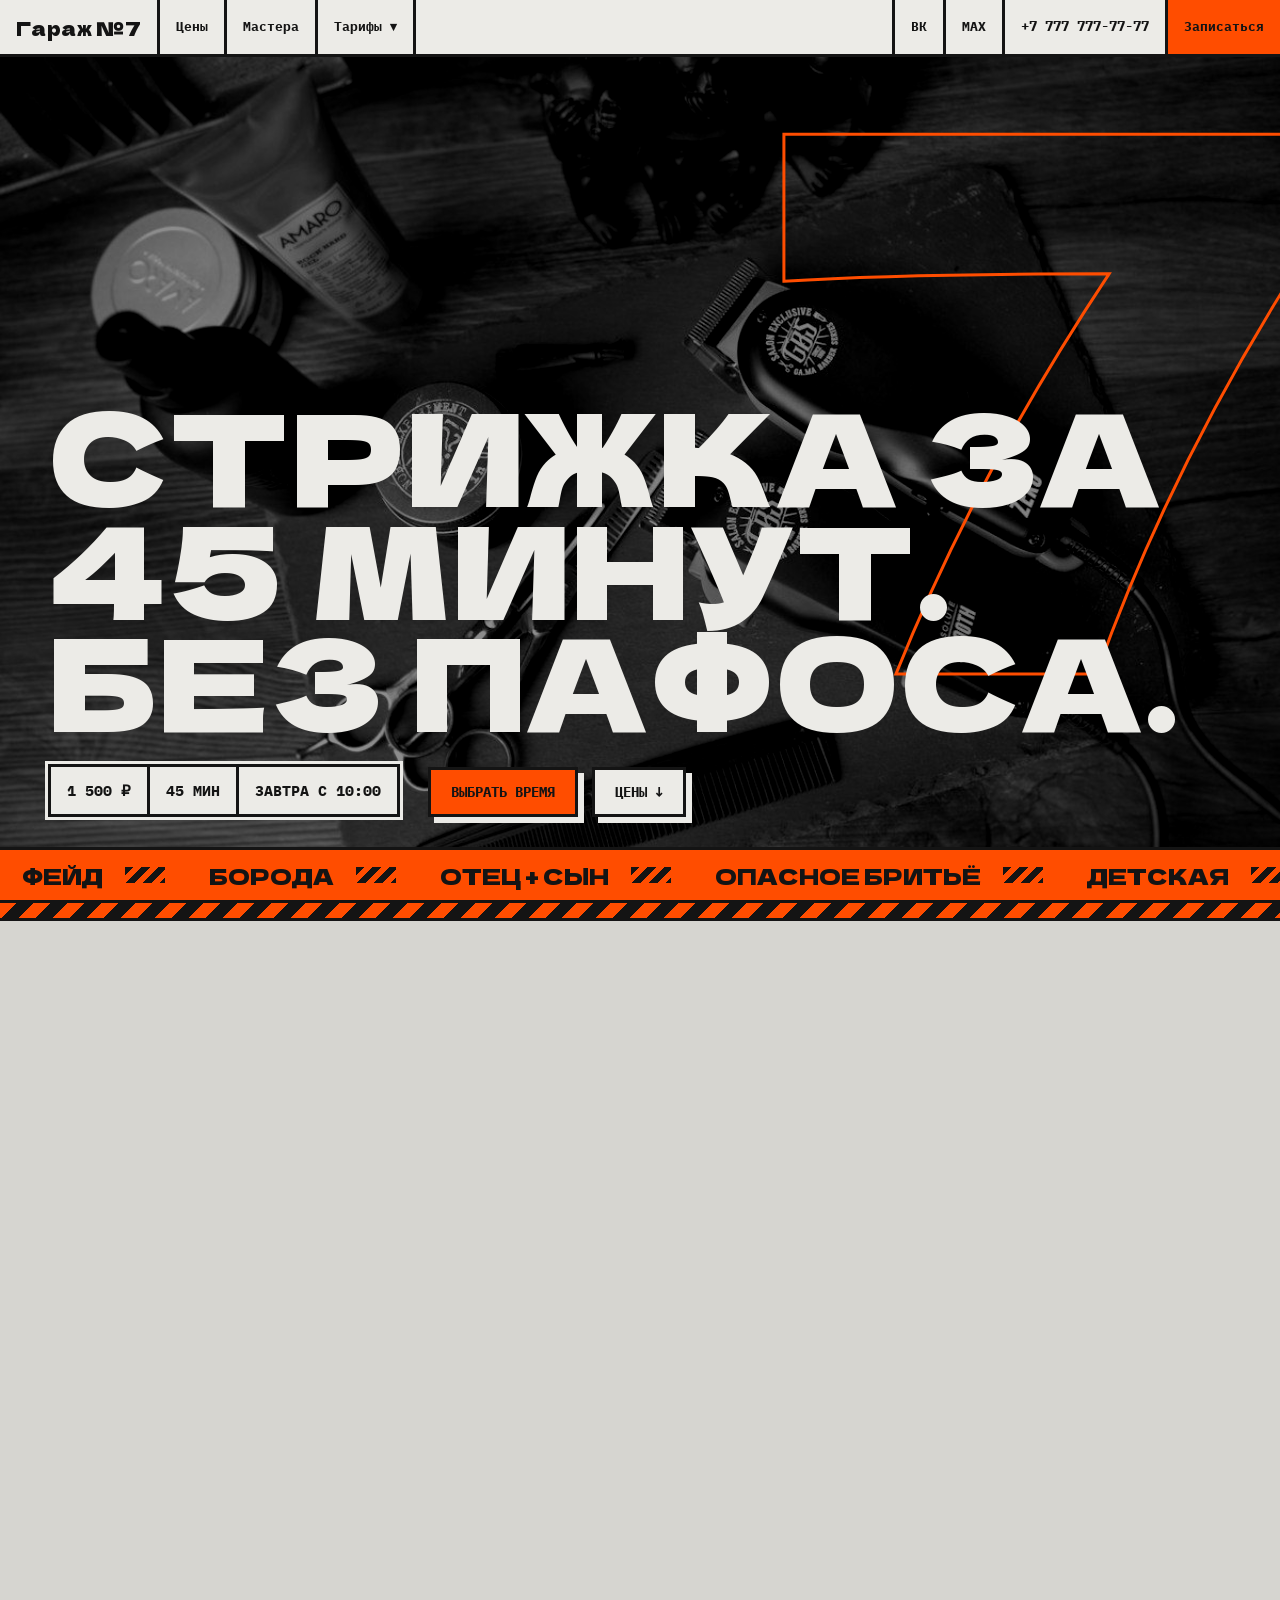
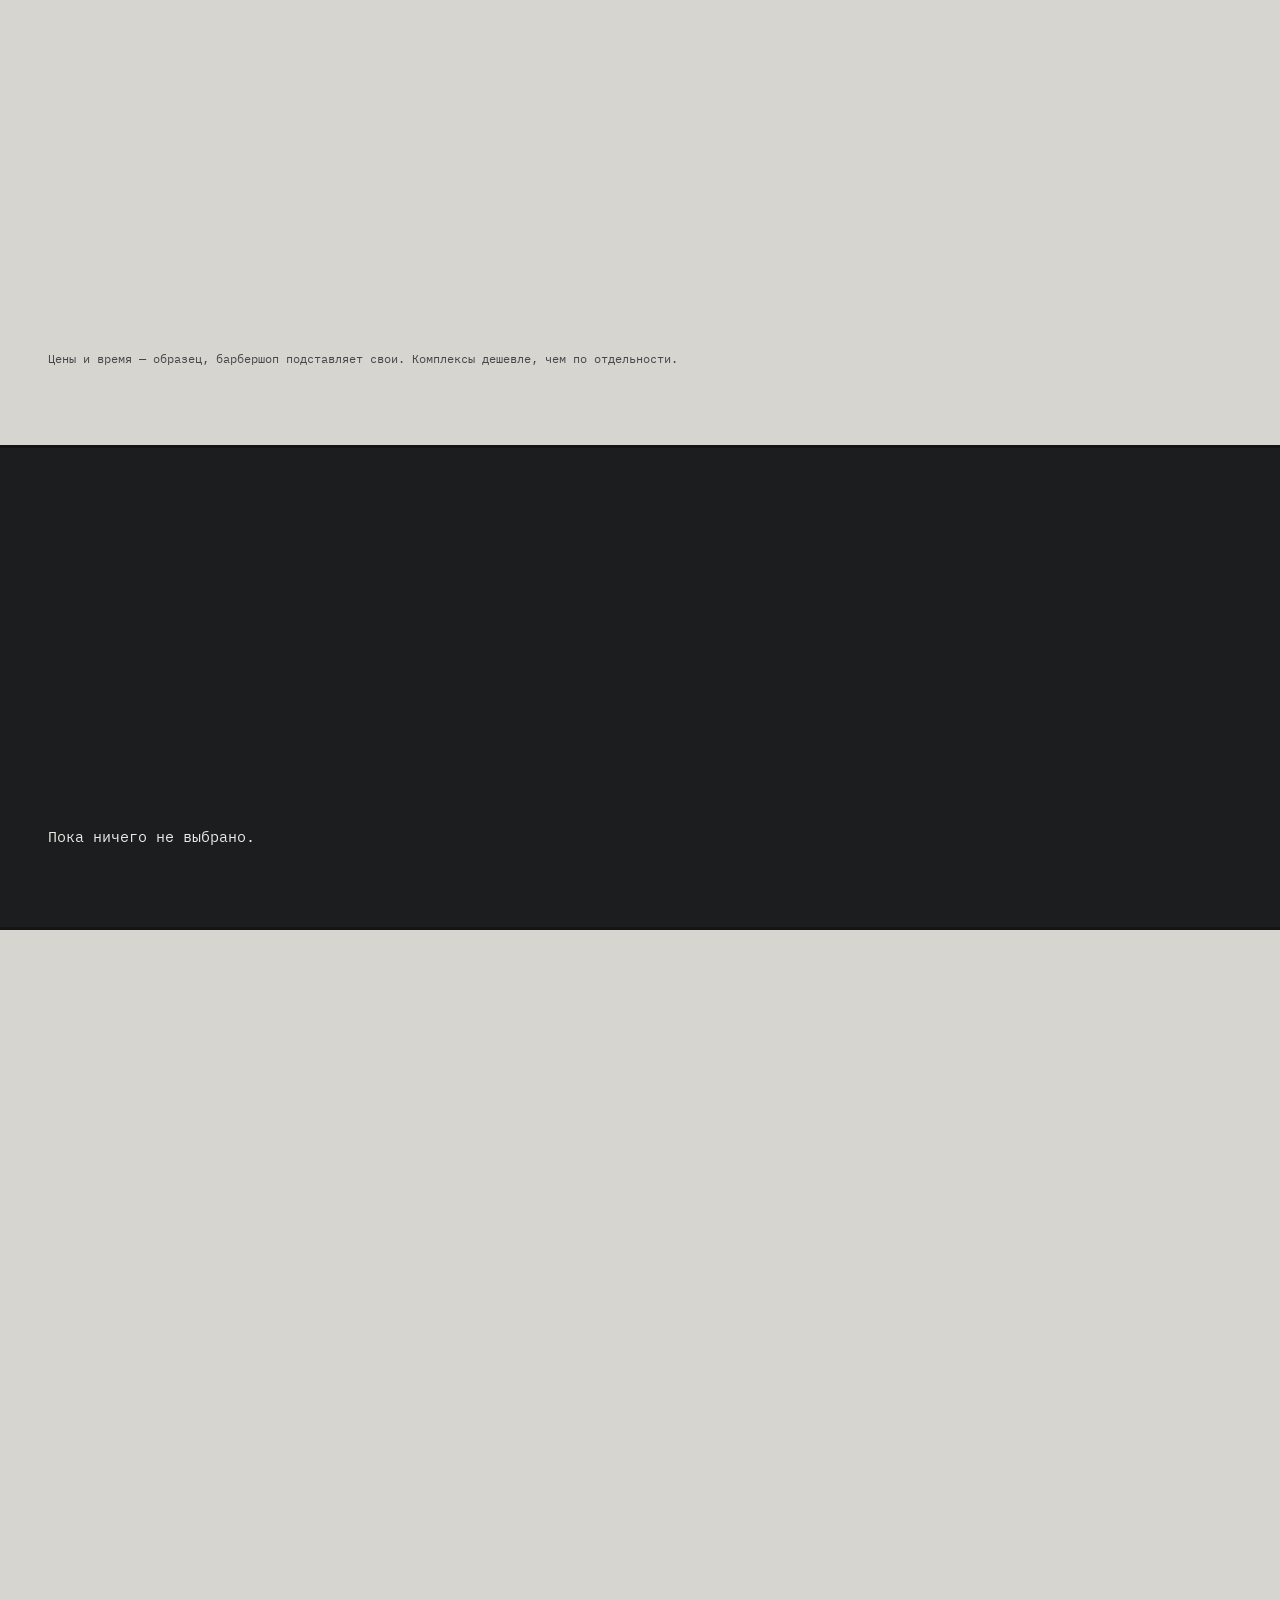
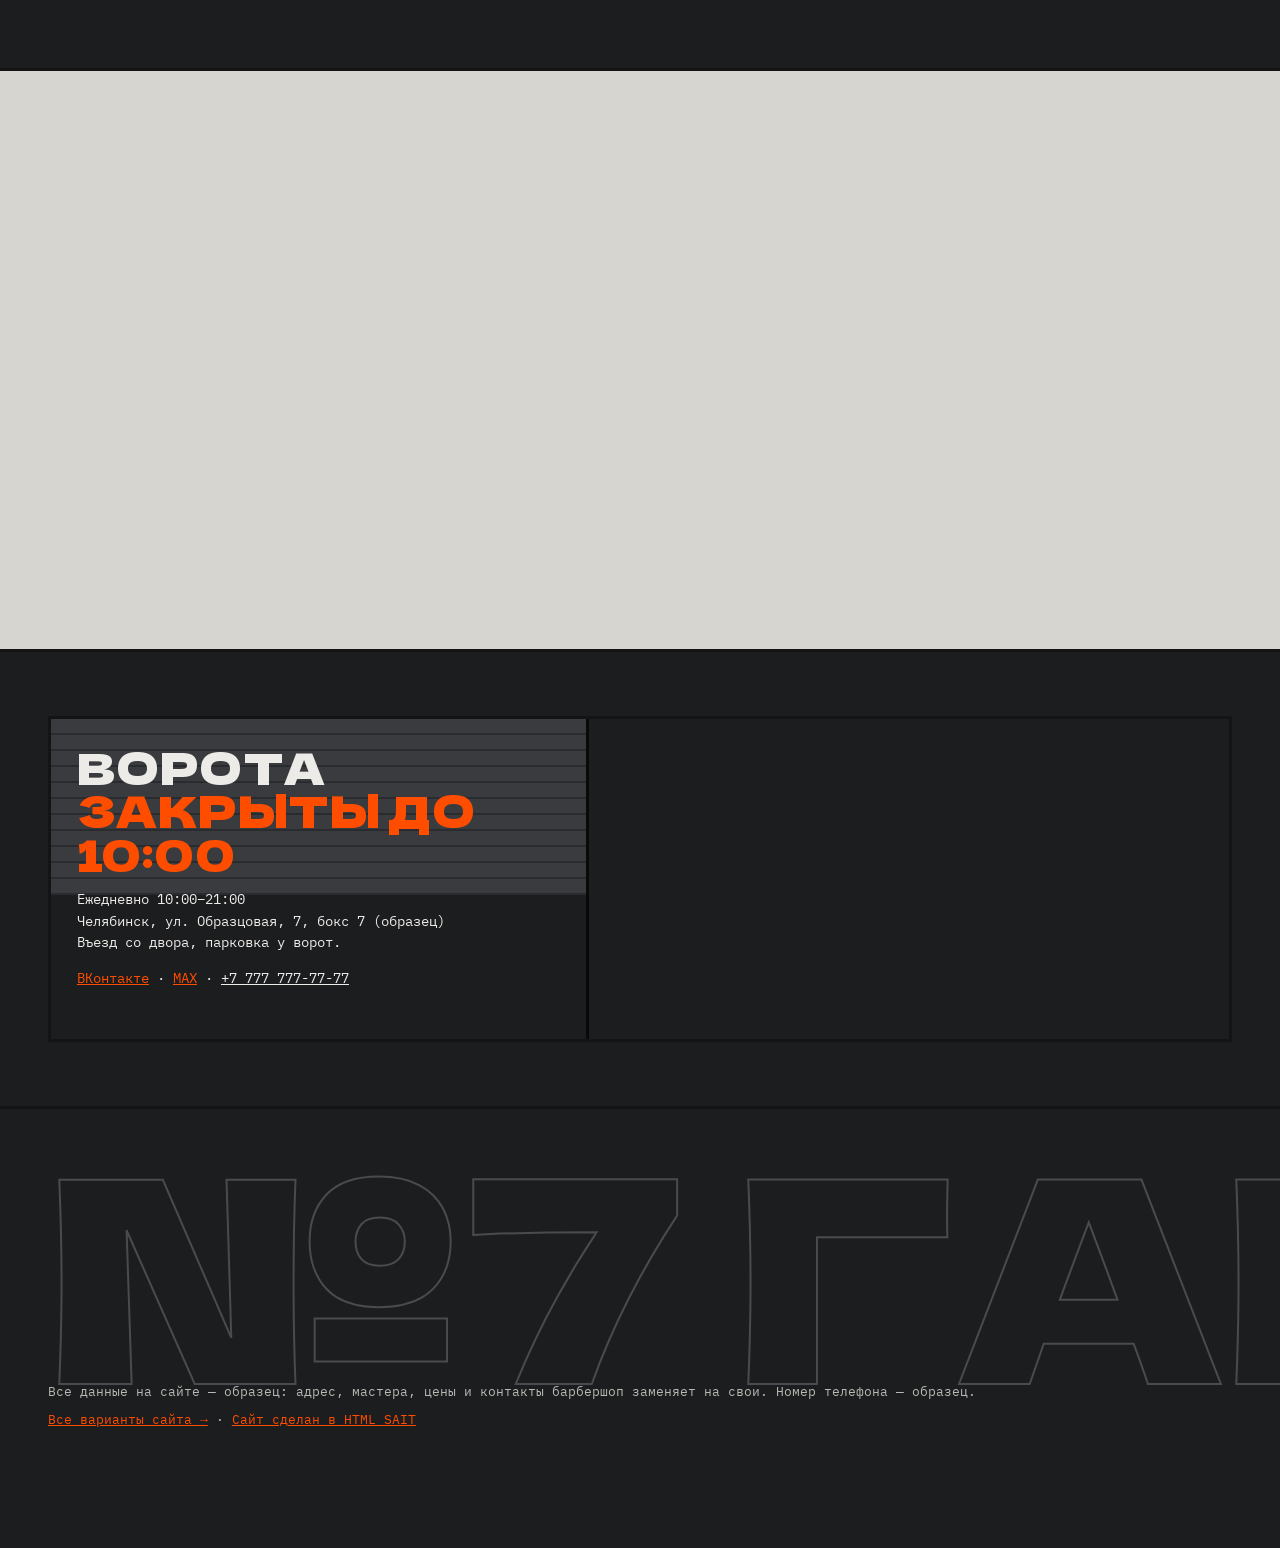
<file: 2-vitrina/index.html>
<!DOCTYPE html>
<html lang="ru">
<head>
<meta charset="UTF-8">
<meta name="viewport" content="width=device-width, initial-scale=1">
<meta name="robots" content="noindex, nofollow">
<title>Гараж №7 — барбершоп в Челябинске: стрижка за 45 минут</title>
<meta name="description" content="Барбершоп «Гараж №7» в Челябинске: мужская стрижка от 1 500 ₽ за 45 минут, борода, опасное бритьё, отец + сын. Цены на сайте, запись во ВКонтакте и MAX.">
<meta property="og:title" content="Гараж №7 — стрижка за 45 минут. Без пафоса">
<meta property="og:description" content="Барбершоп в Челябинске. Цены, мастера, запись во ВКонтакте и MAX.">
<meta property="og:image" content="img/1621605815971-fbc98d665033.jpg">
<link rel="stylesheet" href="fonts/fonts.css">
<style>
:root{--bg:#D6D5D0;--bg2:#1C1D1F;--card:#ECEBE7;--ink:#141414;--mute:#45464A;--acc:#FF4D00;--acc-ink:#141414;--line:#141414}
*{box-sizing:border-box}
html{scroll-behavior:smooth}
body{margin:0;background:var(--bg);color:var(--ink);font:400 16px/1.55 'IBM Plex Mono',ui-monospace,monospace;overflow-x:hidden}
a{color:inherit}
img{max-width:100%;display:block}
h1,h2,h3,.dg{font-family:'Dela Gothic One',Impact,sans-serif;font-weight:400;text-transform:uppercase;letter-spacing:.01em;margin:0}
.b3{border:3px solid var(--line)}
.wrap{max-width:1320px;margin:0 auto}
/* header — ячейки */
.hd{position:sticky;top:0;z-index:40;display:flex;border-bottom:3px solid var(--line);background:var(--card)}
.hd>*{border-right:3px solid var(--line);display:flex;align-items:center;padding:0 16px;height:54px;text-decoration:none;font-weight:700;font-size:13px;white-space:nowrap}
.hd .logo{font:400 19px/1 'Dela Gothic One',sans-serif;letter-spacing:.02em}
.hd .sp{flex:1;border-right:3px solid var(--line)}
.hd .tel{font-size:14px}
.hd .go{background:var(--acc);border-right:0}
.hd a:not(.logo):not(.go):hover{background:var(--ink);color:var(--card)}
.hd .go:hover{background:var(--ink);color:var(--acc)}
/* ворота */
.gate{position:relative;min-height:min(calc(100svh - 54px),860px);background:var(--bg2);color:var(--card);overflow:hidden;display:flex;flex-direction:column;justify-content:flex-end;border-bottom:3px solid var(--line)}
.gate>img{position:absolute;inset:0;width:100%;height:100%;object-fit:cover;filter:grayscale(1) contrast(1.25) brightness(.55)}
.seven{position:absolute;right:-4vw;top:-6vw;font:400 clamp(320px,58vw,820px)/1 'Dela Gothic One',sans-serif;color:transparent;-webkit-text-stroke:3px var(--acc);pointer-events:none;user-select:none}
.gate .in{position:relative;padding:0 clamp(16px,4vw,48px) 30px}
.gate h1{font-size:clamp(46px,10vw,150px);line-height:.88;max-width:12ch}
.plate{display:inline-flex;margin-top:30px;background:var(--card);color:var(--ink);border:3px solid var(--ink);box-shadow:0 0 0 3px var(--card)}
.plate span{padding:12px 16px;font-weight:700;font-size:15px;border-right:3px solid var(--ink)}
.plate span:last-child{border-right:0}
.acts{display:inline-flex;gap:14px;margin:30px 0 0 18px;vertical-align:bottom;flex-wrap:wrap}
.btn{display:inline-flex;align-items:center;justify-content:center;padding:15px 20px;font:700 14px/1 'IBM Plex Mono',monospace;text-transform:uppercase;text-decoration:none;cursor:pointer;
 border:3px solid var(--ink);background:var(--acc);color:var(--acc-ink);box-shadow:6px 6px 0 var(--ink);transition:transform .08s,box-shadow .08s}
.btn:active{transform:translate(6px,6px);box-shadow:0 0 0 var(--ink)}
.btn.lt{background:var(--card)}
.gate .btn{box-shadow:6px 6px 0 var(--card)}
.gate .btn:active{box-shadow:0 0 0 var(--card)}
.belt{background:var(--acc);border-top:3px solid var(--ink);overflow:hidden;white-space:nowrap;position:relative}
.belt .tr{display:inline-flex;animation:belt 28s linear infinite}
.belt:hover .tr{animation-play-state:paused}
.belt span{font:400 22px/1 'Dela Gothic One',sans-serif;color:var(--ink);padding:14px 22px;display:inline-flex;align-items:center;gap:22px;text-transform:uppercase}
.belt span:after{content:"";width:40px;height:16px;background:repeating-linear-gradient(135deg,var(--ink) 0 6px,transparent 6px 12px)}
@keyframes belt{to{transform:translateX(-50%)}}
/* секции-полосы */
.band{border-bottom:3px solid var(--line);padding:clamp(40px,6vw,64px) clamp(16px,4vw,48px)}
.band.dk{background:var(--bg2);color:var(--card)}
.ttl{display:flex;align-items:flex-end;justify-content:space-between;gap:20px;flex-wrap:wrap;margin-bottom:28px}
.ttl h2{font-size:clamp(36px,6vw,80px);line-height:.9}
.ttl p{margin:0;max-width:46ch;color:var(--mute);font-size:14px}
.dk .ttl p{color:#B9B9B4}
.hatch{height:18px;background:repeating-linear-gradient(135deg,var(--acc) 0 12px,var(--ink) 12px 24px);border-bottom:3px solid var(--line)}
/* табло цен */
.switch{display:inline-flex;border:3px solid var(--ink);background:var(--card)}
.switch button{font:700 13px/1 'IBM Plex Mono',monospace;text-transform:uppercase;padding:13px 18px;border:0;background:none;cursor:pointer}
.switch button[aria-pressed="true"]{background:var(--ink);color:var(--acc)}
.board{border:3px solid var(--ink);background:var(--card)}
.brow{display:grid;grid-template-columns:1fr 90px 130px;border-bottom:3px solid var(--ink);align-items:stretch}
.brow:last-child{border-bottom:0}
.brow>*{padding:13px 16px;display:flex;align-items:center;gap:10px}
.brow .t{font-weight:500}
.brow .m{border-left:3px solid var(--ink);font-size:13px;color:var(--mute);justify-content:center}
.brow .p{border-left:3px solid var(--ink);background:var(--ink);color:var(--card);justify-content:flex-end;font-weight:700;font-size:18px}
.flap{display:inline-flex}
.flap i{font-style:normal;display:inline-block;min-width:.62em;text-align:center;background:#2A2B2E;margin-left:2px;padding:0 1px}
.flap i.f{animation:flp .2s}
@keyframes flp{0%{transform:scaleY(.1)}100%{transform:scaleY(1)}}
.bdg{background:var(--acc);color:var(--ink);font-size:11px;font-weight:700;padding:3px 6px;text-transform:uppercase}
.bdg.n{background:var(--ink);color:var(--card)}
.small{font-size:12px;color:var(--mute);margin-top:12px}
/* что делаем */
.pick{display:grid;grid-template-columns:repeat(4,1fr);border:3px solid var(--card)}
.pick button{background:none;color:var(--card);border:0;border-right:3px solid var(--card);padding:30px 18px;text-align:left;cursor:pointer;font:inherit;min-height:190px;display:flex;flex-direction:column;justify-content:space-between}
.pick button:last-child{border-right:0}
.pick b{font:400 clamp(24px,2.6vw,36px)/1 'Dela Gothic One',sans-serif;text-transform:uppercase}
.pick span{color:var(--acc);font-weight:700}
.pick button:hover,.pick button[aria-pressed="true"]{background:var(--acc);color:var(--ink)}
.pick button:hover span,.pick button[aria-pressed="true"] span{color:var(--ink)}
.picked{margin-top:20px;color:var(--card);font-size:15px}
.picked b{color:var(--acc)}
/* мастера-пропуска */
.passes{display:grid;grid-template-columns:repeat(4,1fr);gap:26px}
.pass{background:var(--card);border:3px solid var(--ink);position:relative;padding:34px 14px 14px;transform-origin:50% -30px;transition:transform .3s}
.pass:before{content:"";position:absolute;top:-30px;left:50%;width:3px;height:30px;background:var(--ink)}
.pass:after{content:"";position:absolute;top:12px;left:50%;margin-left:-16px;width:32px;height:8px;border:3px solid var(--ink);background:var(--bg)}
.pass:hover{transform:rotate(-3deg)}
.pass img{aspect-ratio:3/4;width:100%;height:auto;object-fit:cover;filter:grayscale(1) contrast(1.2);border:3px solid var(--ink)}
.pass h3{font-size:22px;margin:12px 0 4px}
.pass p{margin:0;font-size:13px}
.bar{height:26px;margin-top:12px;background:repeating-linear-gradient(90deg,var(--ink) 0 2px,transparent 2px 4px,var(--ink) 4px 7px,transparent 7px 9px,var(--ink) 9px 10px,transparent 10px 14px)}
/* плёнка */
.film{display:flex;gap:0;overflow-x:auto;scroll-snap-type:x mandatory;background:#0E0E0F;padding:26px 0;border:3px solid var(--ink);
 background-image:radial-gradient(circle,#D6D5D0 4px,transparent 4.5px),radial-gradient(circle,#D6D5D0 4px,transparent 4.5px);background-size:24px 26px;background-position:0 4px,0 calc(100% - 4px);background-repeat:repeat-x}
.film figure{flex:0 0 clamp(220px,26vw,320px);margin:0 6px;scroll-snap-align:start;position:relative}
.film img{aspect-ratio:4/5;width:100%;height:auto;object-fit:cover;filter:grayscale(1) contrast(1.25)}
.film figure:hover img{filter:grayscale(1) contrast(1.25) sepia(1) saturate(3) hue-rotate(-30deg)}
.film figcaption{color:var(--acc);font-size:12px;font-weight:700;margin-top:6px}
/* талоны */
.tickets{display:grid;grid-template-columns:repeat(3,1fr);gap:24px}
.tk{display:grid;grid-template-columns:1fr 70px;background:var(--card);border:3px solid var(--ink);position:relative}
.tk .bd{padding:18px 18px 20px}
.tk h3{font-size:30px;line-height:1;margin-bottom:6px}
.tk p{margin:0;font-size:13px}
.tk .st{border-left:3px dashed var(--ink);display:flex;align-items:center;justify-content:center;writing-mode:vertical-rl;font-weight:700;font-size:12px;background:var(--acc)}
/* FAQ */
.faq{border:3px solid var(--ink);background:var(--card)}
.faq details{border-bottom:3px solid var(--ink)}
.faq details:last-child{border-bottom:0}
.faq summary{cursor:pointer;list-style:none;padding:16px 18px;font-weight:700;display:flex;justify-content:space-between;gap:16px}
.faq summary::-webkit-details-marker{display:none}
.faq summary:after{content:"+";font:400 22px/1 'Dela Gothic One',sans-serif;transition:transform .2s}
.faq details[open] summary:after{transform:rotate(45deg)}
.faq p{margin:0;padding:0 18px 16px;font-size:14px;color:var(--mute)}
/* заказ-наряд */
.order{display:grid;grid-template-columns:repeat(4,1fr);border:3px solid var(--ink);background:var(--card)}
.order .hdr{grid-column:1/-1;display:flex;justify-content:space-between;padding:14px 16px;border-bottom:3px solid var(--ink);font-weight:700}
.cell{border-right:3px solid var(--ink);border-bottom:3px solid var(--ink);padding:10px 14px 12px;display:flex;flex-direction:column}
.cell:nth-child(5n+1){border-right:0}
.cell label{font-size:11px;font-weight:700;text-transform:uppercase;color:var(--mute);margin-bottom:6px}
.cell input,.cell select{font:500 15px/1.3 'IBM Plex Mono',monospace;border:0;background:transparent;padding:4px 0;color:var(--ink);border-bottom:2px dashed var(--mute);width:100%}
.cell input:focus,.cell select:focus{outline:3px solid var(--acc);outline-offset:2px}
.cell.w2{grid-column:span 2}.cell.w4{grid-column:1/-1;border-right:0}
.order .ftr{grid-column:1/-1;display:flex;gap:14px;align-items:center;flex-wrap:wrap;padding:16px}
.order .ftr small{font-size:11px;color:var(--mute);flex:1 1 260px}
.err{color:#B00020;font-size:13px;font-weight:700;display:none}
/* роллета и карта */
.where{display:grid;grid-template-columns:1fr 1.2fr;gap:0;border:3px solid var(--ink)}
.status{background:var(--bg2);color:var(--card);padding:26px;position:relative;overflow:hidden;min-height:320px}
.status h3{font-size:clamp(28px,3.4vw,44px);line-height:1;position:relative;z-index:2}
.status .now{color:var(--acc)}
.status p{position:relative;z-index:2;font-size:14px}
.roll{position:absolute;left:0;right:0;top:0;height:0;background:repeating-linear-gradient(#3A3B3E 0 14px,#2A2B2E 14px 16px);transition:height .8s steps(8);z-index:1}
.status.closed .roll{height:55%}
.where iframe{width:100%;height:100%;min-height:320px;border:0;border-left:3px solid var(--ink);display:block;filter:grayscale(1) contrast(1.1)}
/* подвал */
footer{background:var(--bg2);color:var(--card);padding:40px clamp(16px,4vw,48px) 110px;position:relative;overflow:hidden}
footer .big{font:400 clamp(90px,22vw,320px)/.8 'Dela Gothic One',sans-serif;color:transparent;-webkit-text-stroke:2px #4A4B4F;white-space:nowrap}
footer p{font-size:13px;margin:8px 0;color:#B9B9B4}
footer a{color:var(--acc)}
/* моб. табло */
.dock{display:none}
.toast{position:fixed;left:50%;bottom:84px;transform:translateX(-50%);background:var(--card);border:3px solid var(--ink);box-shadow:6px 6px 0 var(--acc);padding:12px 16px;font-size:13px;max-width:min(92vw,440px);z-index:60;display:none}
.toast.on{display:block}
.toast textarea{width:100%;margin-top:8px;font:inherit;border:2px solid var(--ink);padding:8px;min-height:80px}
.js .rl{clip-path:inset(0 0 100% 0);transition:clip-path .45s cubic-bezier(.7,0,.3,1)}
.js .rl.in{clip-path:inset(0)}
@media(prefers-reduced-motion:reduce){.belt .tr{animation:none}.js .rl{clip-path:none;transition:none}.flap i.f{animation:none}.pass,.roll{transition:none}html{scroll-behavior:auto}}
@media(max-width:1000px){.passes{grid-template-columns:1fr 1fr}.tickets{grid-template-columns:1fr}.pick{grid-template-columns:1fr 1fr}.pick button:nth-child(2){border-right:0}.pick button:nth-child(-n+2){border-bottom:3px solid var(--card)}
 .order{grid-template-columns:1fr 1fr}.cell.w2{grid-column:1/-1;border-right:0}.where{grid-template-columns:1fr}.where iframe{border-left:0;border-top:3px solid var(--ink)}}
@media(max-width:760px){.hd .hide{display:none}.hd>*{padding:0 10px}.hd .logo{font-size:16px}
 .gate{min-height:min(88svh,760px)}.gate h1{font-size:13vw}.acts{margin:18px 0 0}.plate span{padding:10px 10px;font-size:13px}
 .brow{grid-template-columns:1fr 104px}.brow .m{display:none}
 .order{grid-template-columns:1fr}.cell{border-right:0}
 .dock{display:grid;grid-template-columns:repeat(3,1fr);position:fixed;left:0;right:0;bottom:0;z-index:50;background:var(--card);border-top:3px solid var(--ink)}
 .dock a{padding:16px 6px;text-align:center;font-weight:700;font-size:14px;text-decoration:none;border-right:3px solid var(--ink)}
 .dock a:last-child{border-right:0;background:var(--acc)}}
@media(max-width:480px){.passes{grid-template-columns:1fr}.pick{grid-template-columns:1fr}.pick button{border-right:0;border-bottom:3px solid var(--card);min-height:120px}.plate{flex-wrap:wrap}}
</style>
</head>
<body>
<header class="hd">
  <a class="logo" href="#top">Гараж №7</a>
  <a class="hide" href="#prices">Цены</a>
  <a class="hide" href="#masters">Мастера</a>
  <a class="hide" href="../index.html">Тарифы ▾</a>
  <span class="sp"></span>
  <a class="hide" href="https://vk.me/" target="_blank" rel="noopener" data-msg="Здравствуйте! Хочу записаться на стрижку.">ВК</a>
  <a class="hide" href="https://max.ru/" target="_blank" rel="noopener" data-msg="Здравствуйте! Хочу записаться на стрижку.">MAX</a>
  <a class="tel hide" href="tel:+77777777777">+7 777 777-77-77</a>
  <a class="go" href="#order">Записаться</a>
</header>

<main id="top">
<section class="gate">
  <img src="img/1621605815971-fbc98d665033.jpg" alt="Машинки и ножницы барбера на столе" fetchpriority="high" width="1200" height="800">
  <div class="seven" aria-hidden="true">7</div>
  <div class="in">
    <h1>Стрижка за 45 минут. Без пафоса.</h1>
    <div class="plate" aria-label="Стрижка 1 500 рублей, 45 минут, есть время сегодня"><span>1 500 ₽</span><span>45 МИН</span><span id="today">СЕГОДНЯ ✓</span></div>
    <div class="acts"><a class="btn" href="#order">Выбрать время</a><a class="btn lt" href="#prices">Цены ↓</a></div>
  </div>
  <div class="belt" aria-hidden="true"><div class="tr" id="belt"><span>Фейд</span><span>Борода</span><span>Отец + сын</span><span>Опасное бритьё</span><span>Детская</span><span>Тонирование</span><span>Укладка</span></div></div>
</section>

<div class="hatch" aria-hidden="true"></div>

<section class="band" id="prices"><div class="wrap">
  <div class="ttl rl"><h2>Табло цен</h2>
    <div class="switch" role="group" aria-label="Уровень мастера"><button type="button" data-lv="0" aria-pressed="true">Барбер</button><button type="button" data-lv="1" aria-pressed="false">Топ-барбер</button></div></div>
  <div class="board rl" id="board"></div>
  <p class="small">Цены и время — образец, барбершоп подставляет свои. Комплексы дешевле, чем по отдельности.</p>
</div></section>

<section class="band dk"><div class="wrap">
  <div class="ttl rl"><h2>Что делаем?</h2><p>Нажмите — услуга и цена сами встанут в заказ-наряд внизу.</p></div>
  <div class="pick rl" id="pick">
    <button type="button" data-s="Мужская стрижка" aria-pressed="false"><b>Стрижка</b><span>от 1 500 ₽ · 45 мин</span></button>
    <button type="button" data-s="Оформление бороды" aria-pressed="false"><b>Борода</b><span>от 900 ₽ · 30 мин</span></button>
    <button type="button" data-s="Стрижка + борода" aria-pressed="false"><b>Всё сразу</b><span>от 2 300 ₽ · 90 мин</span></button>
    <button type="button" data-s="Детская (до 12 лет)" aria-pressed="false"><b>Ребёнок</b><span>от 1 200 ₽ · 40 мин</span></button>
  </div>
  <p class="picked" id="picked" aria-live="polite">Пока ничего не выбрано.</p>
</div></section>

<section class="band" id="masters"><div class="wrap">
  <div class="ttl rl"><h2>Мастера</h2><p>Пропуск в гараж — только после двух лет за креслом. Имена и стаж — образец.</p></div>
  <div class="passes">
    <div class="pass rl"><img src="img/1605497788044-5a32c7078486.jpg" alt="Барбер в фартуке" loading="lazy" width="600" height="800"><h3>Корнеев</h3><p>стаж 6 лет · фейд, классика</p><div class="bar" aria-hidden="true"></div></div>
    <div class="pass rl"><img src="img/1783908688260-0c47404926f3.jpg" alt="Барбер в перчатках за работой" loading="lazy" width="600" height="800"><h3>Ильин</h3><p>стаж 4 года · борода, бритьё</p><div class="bar" aria-hidden="true"></div></div>
    <div class="pass rl"><img src="img/1647140655214-e4a2d914971f.jpg" alt="Барбер стрижёт ножницами" loading="lazy" width="600" height="800"><h3>Савин</h3><p>стаж 3 года · ножницы, длинные</p><div class="bar" aria-hidden="true"></div></div>
    <div class="pass rl"><img src="img/1599011176306-4a96f1516d4d.jpg" alt="Барбер оформляет бороду" loading="lazy" width="600" height="800"><h3>Мухин</h3><p>стаж 2 года · детские, фейд</p><div class="bar" aria-hidden="true"></div></div>
  </div>
</div></section>

<section class="band dk"><div class="wrap">
  <div class="ttl rl"><h2>Плёнка</h2><p>Наши стрижки — кадр за кадром. Листайте вбок.</p></div>
  <div class="film rl">
    <figure><img src="img/1705976062088-5433328c2dcd.jpg" alt="Мужчина на стрижке" loading="lazy" width="600" height="750"><figcaption>07A · классика</figcaption></figure>
    <figure><img src="img/1648221122323-572c13a31663.jpg" alt="Барбер стрижёт мужчину" loading="lazy" width="600" height="750"><figcaption>08A · фейд</figcaption></figure>
    <figure><img src="img/1640301133857-c4bc5789c1bb.jpg" alt="Стрижка в барбершопе" loading="lazy" width="600" height="750"><figcaption>09A · кроп</figcaption></figure>
    <figure><img src="img/1761931403671-d020a14928d9.jpg" alt="Ножницы и расчёска в руках барбера" loading="lazy" width="600" height="750"><figcaption>10A · ножницы</figcaption></figure>
    <figure><img src="img/1781455793310-8427c96454c7.jpg" alt="Зал барбершопа с креслами" loading="lazy" width="600" height="750"><figcaption>11A · зал</figcaption></figure>
    <figure><img src="img/1621645582931-d1d3e6564943.jpg" alt="Барберское кресло" loading="lazy" width="600" height="750"><figcaption>12A · пост №2</figcaption></figure>
  </div>
</div></section>

<section class="band"><div class="wrap">
  <div class="ttl rl"><h2>Талоны</h2><p>Покажите талон администратору. Скидки не суммируются, условия — образец.</p></div>
  <div class="tickets">
    <div class="tk rl"><div class="bd"><h3>−200 ₽</h3><p>на первую стрижку в «Гараже»</p></div><div class="st">ТАЛОН № 001</div></div>
    <div class="tk rl"><div class="bd"><h3>−10%</h3><p>студентам по билету, пн–вт до 16:00</p></div><div class="st">ТАЛОН № 002</div></div>
    <div class="tk rl"><div class="bd"><h3>2 400 ₽</h3><p>отец + сын — две стрижки за один визит</p></div><div class="st">ТАЛОН № 003</div></div>
  </div>
</div></section>

<section class="band dk"><div class="wrap">
  <div class="ttl rl"><h2>Инструкция</h2><p>Частые вопросы — коротко, по пунктам.</p></div>
  <div class="faq rl" style="color:var(--ink)">
    <details open><summary>1.1 Сколько длится стрижка?</summary><p>45–60 минут. Стрижка + борода — около 90 минут. Время точное: следующий клиент не ждёт.</p></details>
    <details><summary>1.2 Как отменить или перенести?</summary><p>Напишите во ВКонтакте или MAX хотя бы за 2 часа — перенесём без вопросов.</p></details>
    <details><summary>1.3 Как оплатить?</summary><p>На месте: картой, наличными или переводом по СБП. Предоплаты нет.</p></details>
    <details><summary>1.4 Стрижёте детей?</summary><p>Да, с 4 лет. Для детей до 12 лет отдельная цена, можно вместе с папой по талону «отец + сын».</p></details>
    <details><summary>1.5 Можно прийти без записи?</summary><p>Можно, если есть свободный пост. Надёжнее написать заранее — ответим за 15 минут.</p></details>
  </div>
</div></section>

<section class="band" id="order"><div class="wrap">
  <div class="ttl rl"><h2>Заказ-наряд</h2><p>Заполните — текст скопируется и откроется ВКонтакте или MAX. На сайте ничего не сохраняется.</p></div>
  <form class="order rl" id="of" novalidate>
    <div class="hdr"><span>ЗАКАЗ-НАРЯД № <span id="onum">07-000</span></span><span>ГАРАЖ №7</span></div>
    <div class="cell w2"><label for="o-n">Имя</label><input id="o-n" name="n" autocomplete="name" required placeholder="Как к вам обращаться"></div>
    <div class="cell w2"><label for="o-t">Телефон</label><input id="o-t" name="t" type="tel" autocomplete="tel" required placeholder="+7 ___ ___-__-__"></div>
    <div class="cell"><label for="o-s">Услуга</label><select id="o-s" name="s"></select></div>
    <div class="cell"><label for="o-m">Мастер</label><select id="o-m" name="m"><option>Любой</option><option>Корнеев</option><option>Ильин</option><option>Савин</option><option>Мухин</option></select></div>
    <div class="cell"><label for="o-d">Когда</label><select id="o-d" name="d"><option>Сегодня</option><option>Завтра</option><option>На этой неделе</option><option>Выходные</option></select></div>
    <div class="cell"><label for="o-h">Время</label><select id="o-h" name="h"><option>Утро</option><option>День</option><option>Вечер</option></select></div>
    <div class="cell w4"><label><input type="checkbox" id="o-c" style="width:auto;margin-right:8px">Согласен на обработку имени и телефона для записи. Политика: данные не храним и не передаём.</label></div>
    <div class="ftr"><button class="btn" type="submit" data-to="https://vk.me/">Отправить во ВКонтакте</button><button class="btn lt" type="submit" data-to="https://max.ru/">Отправить в MAX</button>
      <span class="err" id="oerr" role="alert">Заполните имя, телефон и согласие.</span>
      <small>ВКонтакте и MAX не принимают готовый текст в ссылке, поэтому мы его копируем — останется вставить.</small></div>
  </form>
</div></section>

<section class="band dk"><div class="wrap">
  <div class="where">
    <div class="status" id="status"><div class="roll" aria-hidden="true"></div>
      <h3>Ворота <span class="now" id="now">открыты</span></h3>
      <p>Ежедневно 10:00–21:00<br>Челябинск, ул. Образцовая, 7, бокс 7 (образец)<br>Въезд со двора, парковка у ворот.</p>
      <p><a href="https://vk.me/" target="_blank" rel="noopener" data-msg="Здравствуйте! Хочу записаться на стрижку." style="color:var(--acc)">ВКонтакте</a> · <a href="https://max.ru/" target="_blank" rel="noopener" data-msg="Здравствуйте! Хочу записаться на стрижку." style="color:var(--acc)">MAX</a> · <a href="tel:+77777777777" style="color:var(--card)">+7 777 777-77-77</a></p></div>
    <iframe title="Карта: Гараж №7" src="https://yandex.ru/map-widget/v1/?ll=61.402554%2C55.159897&amp;z=13" loading="lazy"></iframe>
  </div>
</div></section>
</main>

<footer>
  <div class="big" aria-hidden="true">№7 ГАРАЖ</div>
  <p>Все данные на сайте — образец: адрес, мастера, цены и контакты барбершоп заменяет на свои. Номер телефона — образец.</p>
  <p><a href="../index.html">Все варианты сайта →</a> · <a href="https://saitnazakaz.site/" target="_blank" rel="noopener">Сайт сделан в HTML_SAIT</a></p>
</footer>

<nav class="dock" aria-label="Связаться"><a href="https://vk.me/" target="_blank" rel="noopener" data-msg="Здравствуйте! Хочу записаться на стрижку.">ВК</a><a href="https://max.ru/" target="_blank" rel="noopener" data-msg="Здравствуйте! Хочу записаться на стрижку.">MAX</a><a href="tel:+77777777777">Звонок</a></nav>
<div class="toast" id="toast" role="status" aria-live="polite"></div>

<script>
(function(){
'use strict';
document.documentElement.classList.add('js');
var RM=matchMedia('(prefers-reduced-motion: reduce)').matches;
var PH='data:image/svg+xml,'+encodeURIComponent('<svg xmlns="http://www.w3.org/2000/svg" viewBox="0 0 100 100"><rect width="100" height="100" fill="#1C1D1F"/><text x="50" y="66" font-size="56" text-anchor="middle" fill="none" stroke="#FF4D00" stroke-width="2" font-family="sans-serif">7</text></svg>');
document.querySelectorAll('img').forEach(function(i){i.addEventListener('error',function(){if(i.src!==PH)i.src=PH},{once:true})});
/* прайс: [услуга, барбер, топ, мин, бейдж] */
var P=[['Мужская стрижка',1500,1800,45,''],['Стрижка машинкой / фейд',1100,1300,40,''],['Детская (до 12 лет)',1200,1400,40,''],['Оформление бороды',900,1100,30,''],
['Стрижка + борода',2300,2700,90,'Хит'],['Опасное бритьё',1200,1400,40,''],['Отец + сын',2400,2800,90,''],['Укладка',500,600,15,''],['Тонирование бороды / седины',700,700,30,'Новое'],
['Камуфляж седины',900,1000,30,''],['Стрижка удлинённых волос',1700,2000,60,''],['Коррекция бороды',600,700,20,''],['Бритьё головы',1000,1200,40,''],['Воск: нос и уши',300,300,10,''],['Стрижка + бритьё',2200,2600,80,'']];
var lv=0,board=document.getElementById('board');
function fmt(n){return n.toLocaleString('ru-RU').replace(/ /g,' ')}
function flap(n){return '<span class="flap">'+(fmt(n)+' ₽').split('').map(function(c){return c===' '?'&nbsp;':'<i>'+c+'</i>'}).join('')+'</span>'}
function drawBoard(anim){
  board.innerHTML=P.map(function(p){return '<div class="brow"><span class="t">'+p[0]+(p[4]?' <span class="bdg'+(p[4]==='Новое'?' n':'')+'">'+p[4]+'</span>':'')+'</span><span class="m">'+p[3]+' мин</span><span class="p">'+flap(p[1+lv])+'</span></div>'}).join('');
  if(anim&&!RM)board.querySelectorAll('.flap i').forEach(function(i,k){setTimeout(function(){i.classList.add('f')},(k%6)*40)});
}
drawBoard(false);
document.querySelectorAll('.switch button').forEach(function(b){b.addEventListener('click',function(){lv=+b.dataset.lv;document.querySelectorAll('.switch button').forEach(function(x){x.setAttribute('aria-pressed',x===b)});drawBoard(true);fillSel()})});
/* заказ-наряд */
var sel=document.getElementById('o-s');
function fillSel(){var v=sel.value;sel.innerHTML=P.map(function(p){return '<option value="'+p[0]+'">'+p[0]+' — '+fmt(p[1+lv])+' ₽</option>'}).join('');if(v)sel.value=v}
fillSel();
document.getElementById('onum').textContent='07-'+String(Math.floor(Math.random()*900)+100);
document.querySelectorAll('#pick button').forEach(function(b){b.addEventListener('click',function(){
  document.querySelectorAll('#pick button').forEach(function(x){x.setAttribute('aria-pressed',x===b)});
  sel.value=b.dataset.s;var p=P.filter(function(x){return x[0]===b.dataset.s})[0];
  document.getElementById('picked').innerHTML='Выбрано: <b>'+p[0]+'</b> — '+fmt(p[1+lv])+' ₽, '+p[3]+' мин. Уже в заказ-наряде ↓';
})});
var toast=document.getElementById('toast'),tt;
function show(h){toast.innerHTML=h;toast.classList.add('on');clearTimeout(tt);tt=setTimeout(function(){toast.classList.remove('on')},7000)}
function fb(t){try{var a=document.createElement('textarea');a.value=t;a.style.position='fixed';a.style.opacity='0';document.body.appendChild(a);a.select();var ok=document.execCommand('copy');a.remove();return ok}catch(e){return false}}
function copy(t){if(navigator.clipboard&&window.isSecureContext)return navigator.clipboard.writeText(t).then(function(){return true},function(){return fb(t)});return Promise.resolve(fb(t))}
function send(t,url){copy(t).then(function(ok){show(ok?'Текст скопирован — вставьте его в сообщение.':'Скопируйте текст и вставьте в сообщение:<textarea readonly>'+t.replace(/</g,'&lt;')+'</textarea>');window.open(url,'_blank','noopener')})}
document.addEventListener('click',function(e){var a=e.target.closest('a[data-msg]');if(!a)return;e.preventDefault();send(a.getAttribute('data-msg'),a.href)});
var form=document.getElementById('of'),err=document.getElementById('oerr'),to='https://vk.me/';
form.querySelectorAll('button[data-to]').forEach(function(b){b.addEventListener('click',function(){to=b.dataset.to})});
form.addEventListener('submit',function(e){e.preventDefault();var f=form;
  if(!f.n.value.trim()||f.t.value.replace(/\D/g,'').length<10||!document.getElementById('o-c').checked){err.style.display='inline';return}
  err.style.display='none';
  var t='Заказ-наряд '+document.getElementById('onum').textContent+'. Имя: '+f.n.value.trim()+'; телефон: '+f.t.value.trim()+'; услуга: '+f.s.options[f.s.selectedIndex].text+'; мастер: '+f.m.value+'; когда: '+f.d.value.toLowerCase()+', '+f.h.value.toLowerCase()+'.';
  send(t,to)});
/* ворота открыты: Челябинск UTC+5, 10–21 */
var h=(new Date().getUTCHours()+5)%24,open=h>=10&&h<21,st=document.getElementById('status');
document.getElementById('now').textContent=open?'открыты':'закрыты до 10:00';
document.getElementById('today').textContent=open?'СЕГОДНЯ ✓':'ЗАВТРА С 10:00';
if(!open)st.classList.add('closed');
/* лента: дублируем для бесшовности */
var belt=document.getElementById('belt');belt.innerHTML+=belt.innerHTML;
/* роллета */
var rl=document.querySelectorAll('.rl');
if('IntersectionObserver' in window&&!RM){var io=new IntersectionObserver(function(es){es.forEach(function(x){if(x.isIntersecting){x.target.classList.add('in');io.unobserve(x.target)}})},{threshold:.1});rl.forEach(function(el){io.observe(el)});setTimeout(function(){rl.forEach(function(el){el.classList.add('in')})},4500)}
else rl.forEach(function(el){el.classList.add('in')});
})();
</script>
</body>
</html>
</file>
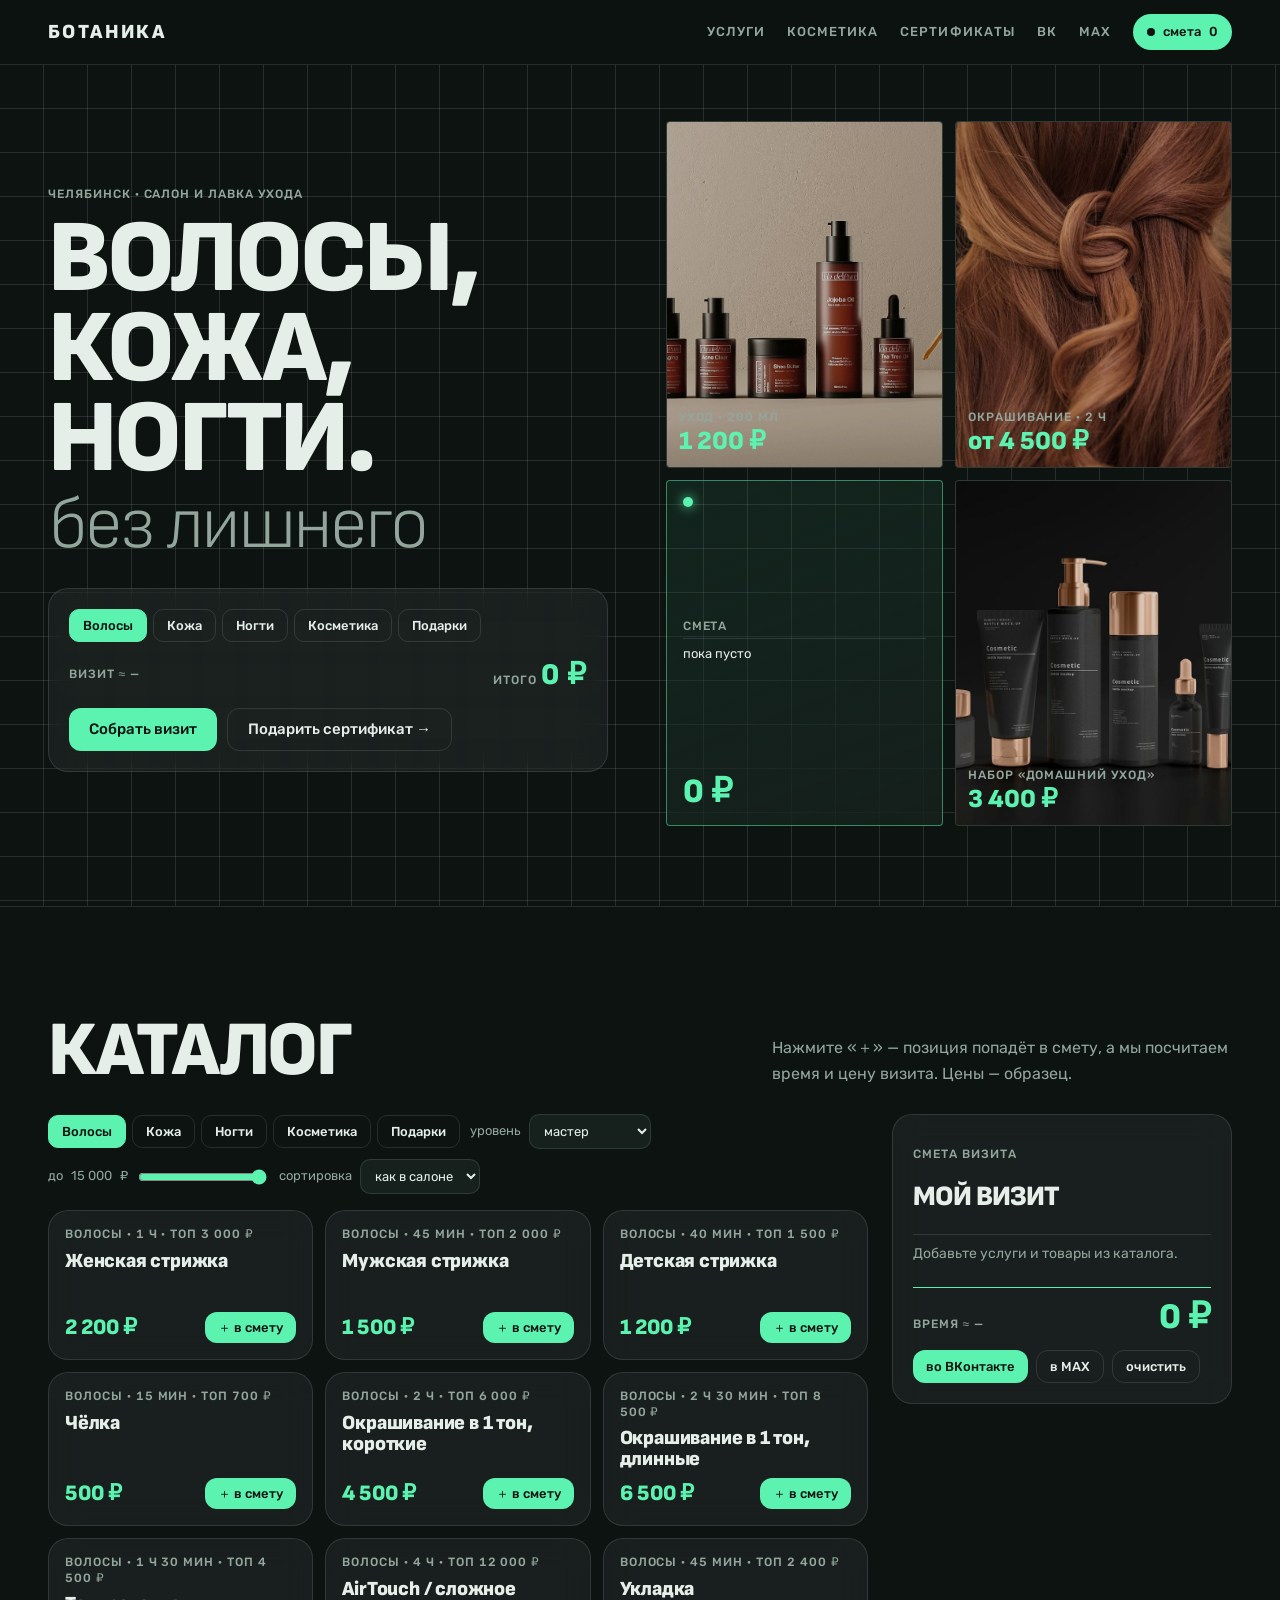
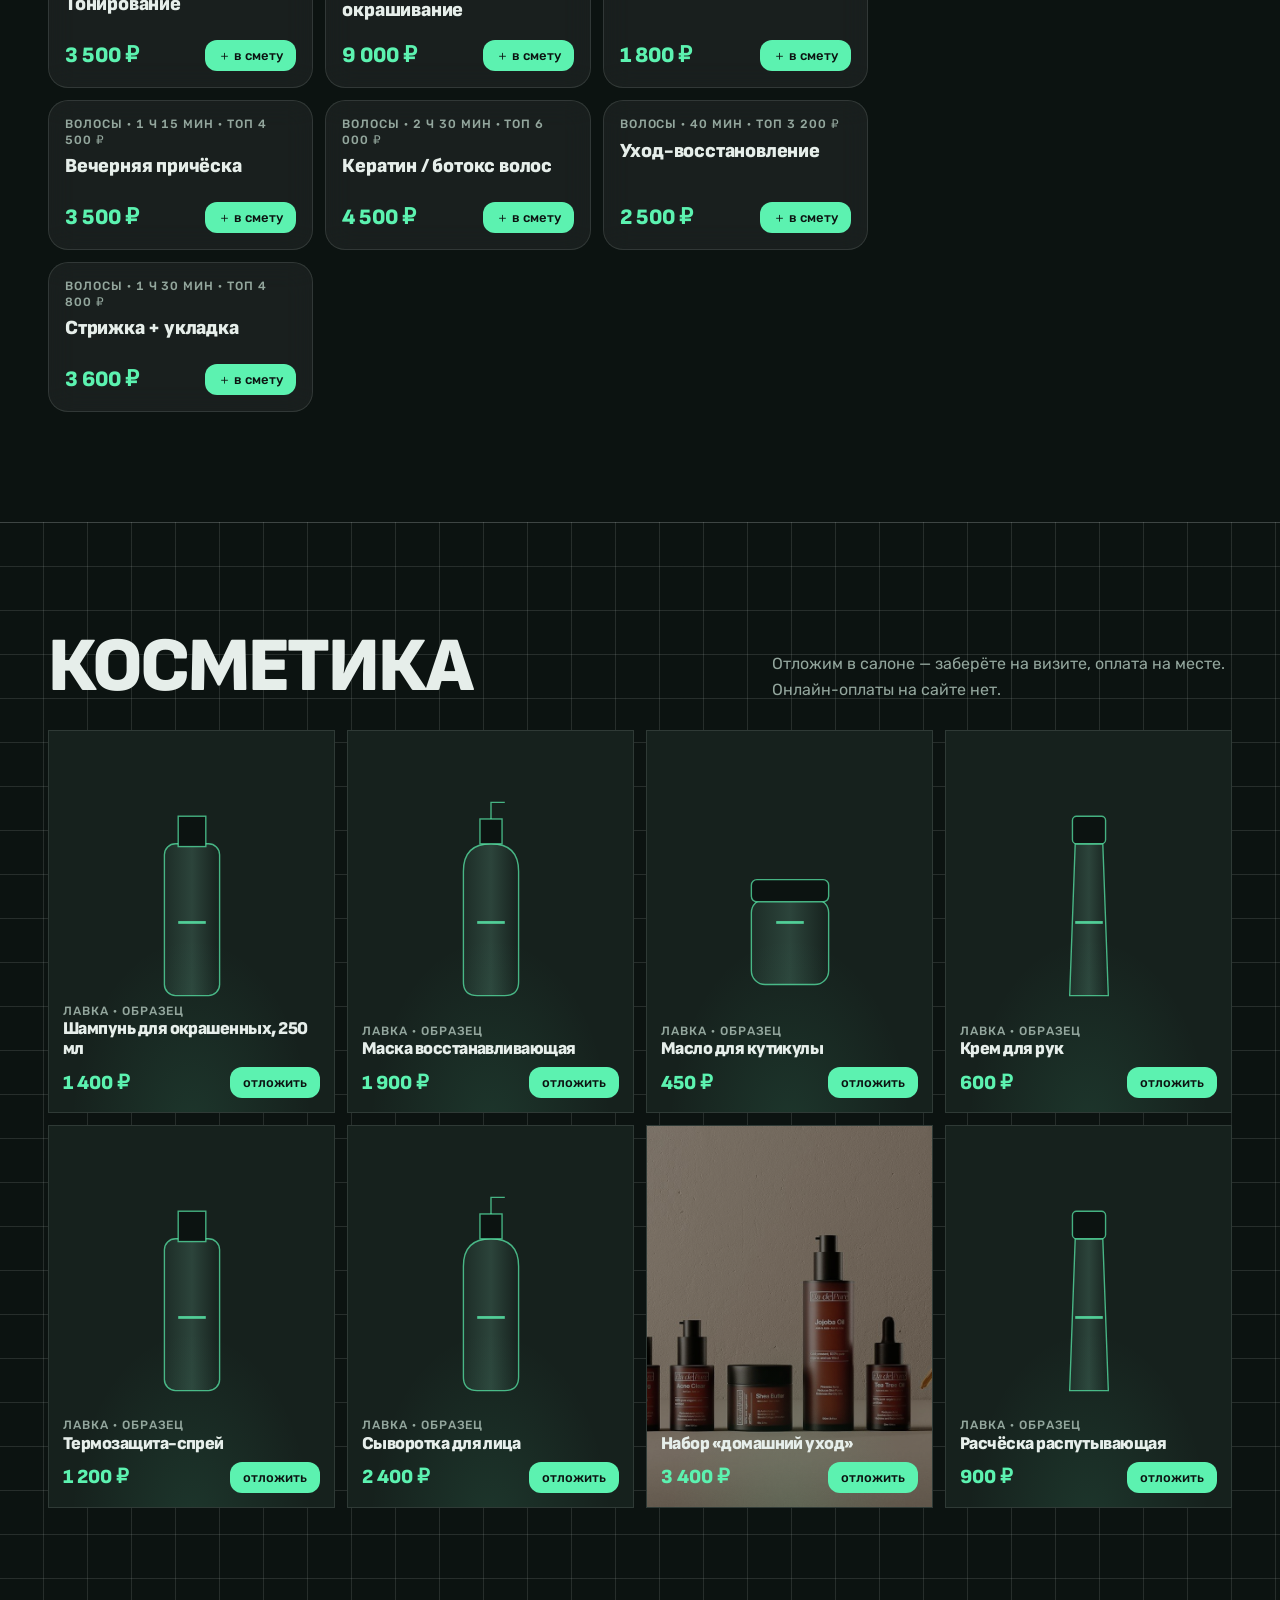
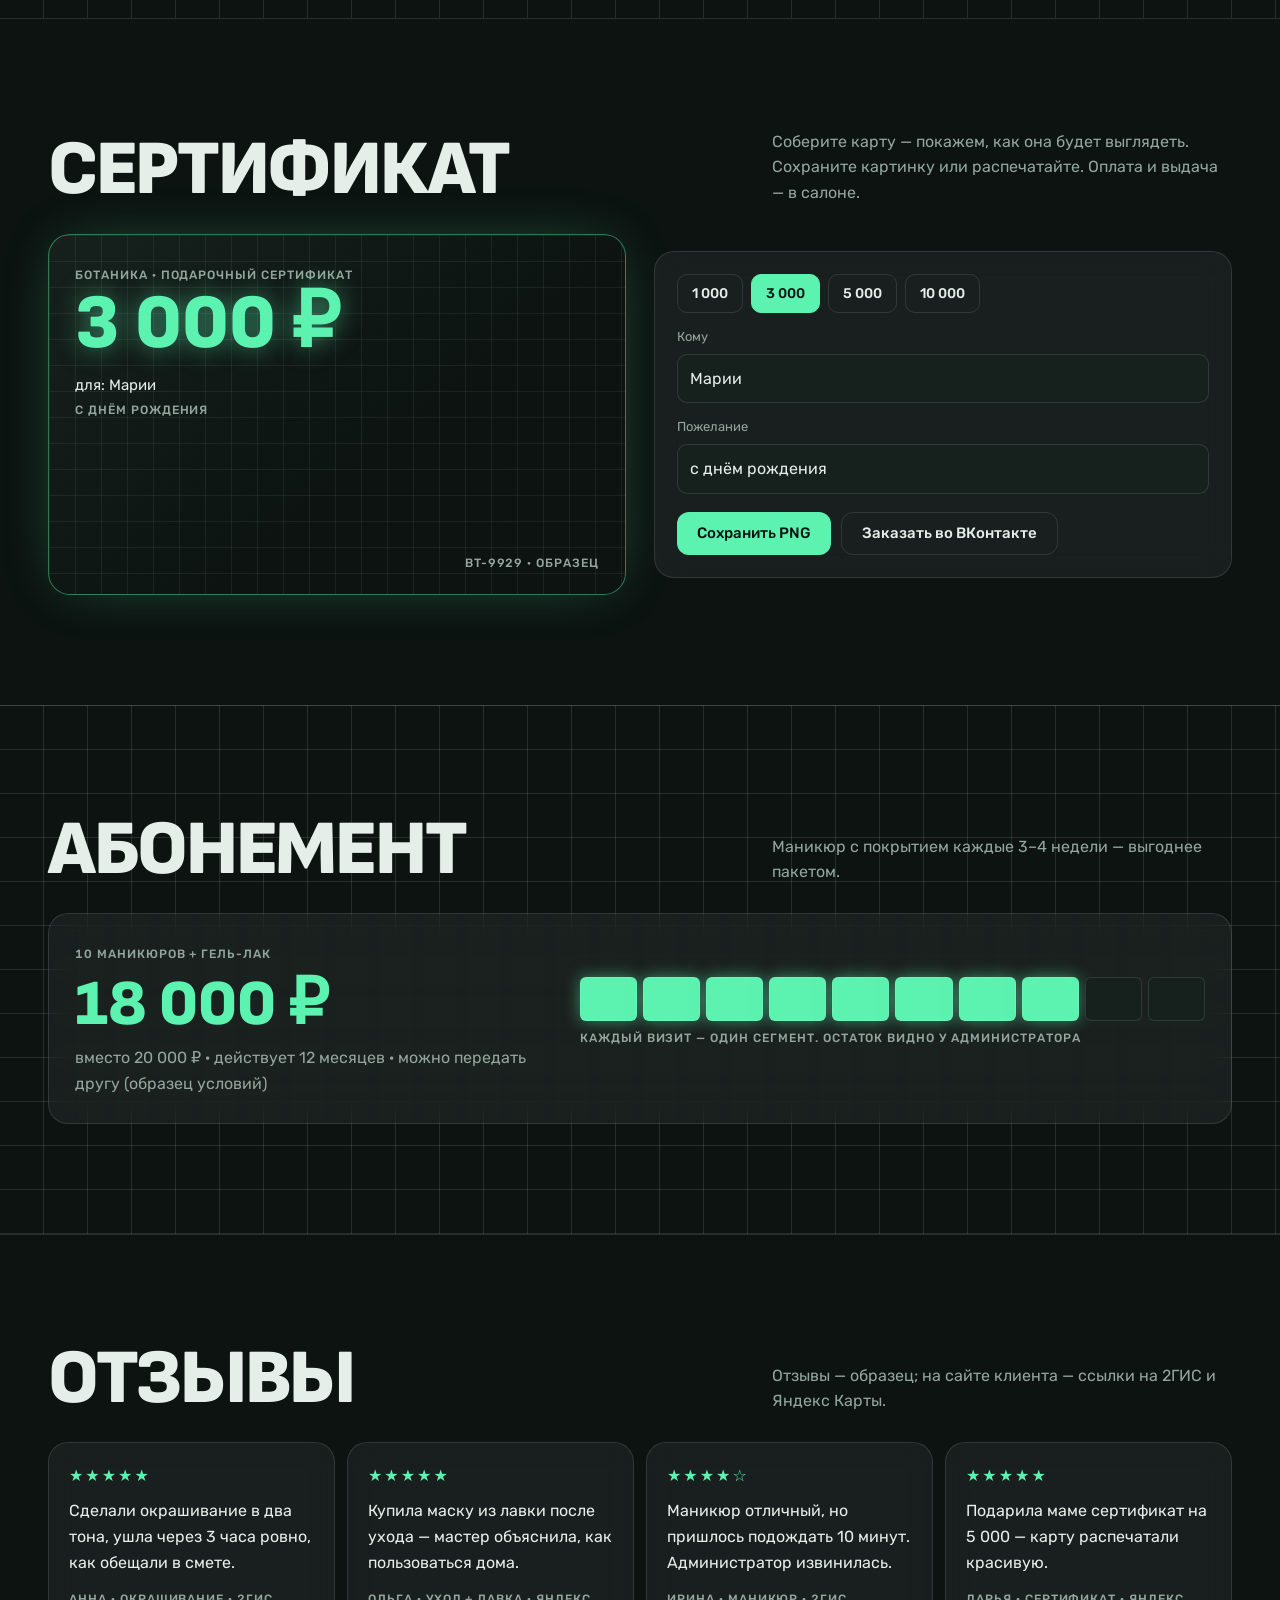
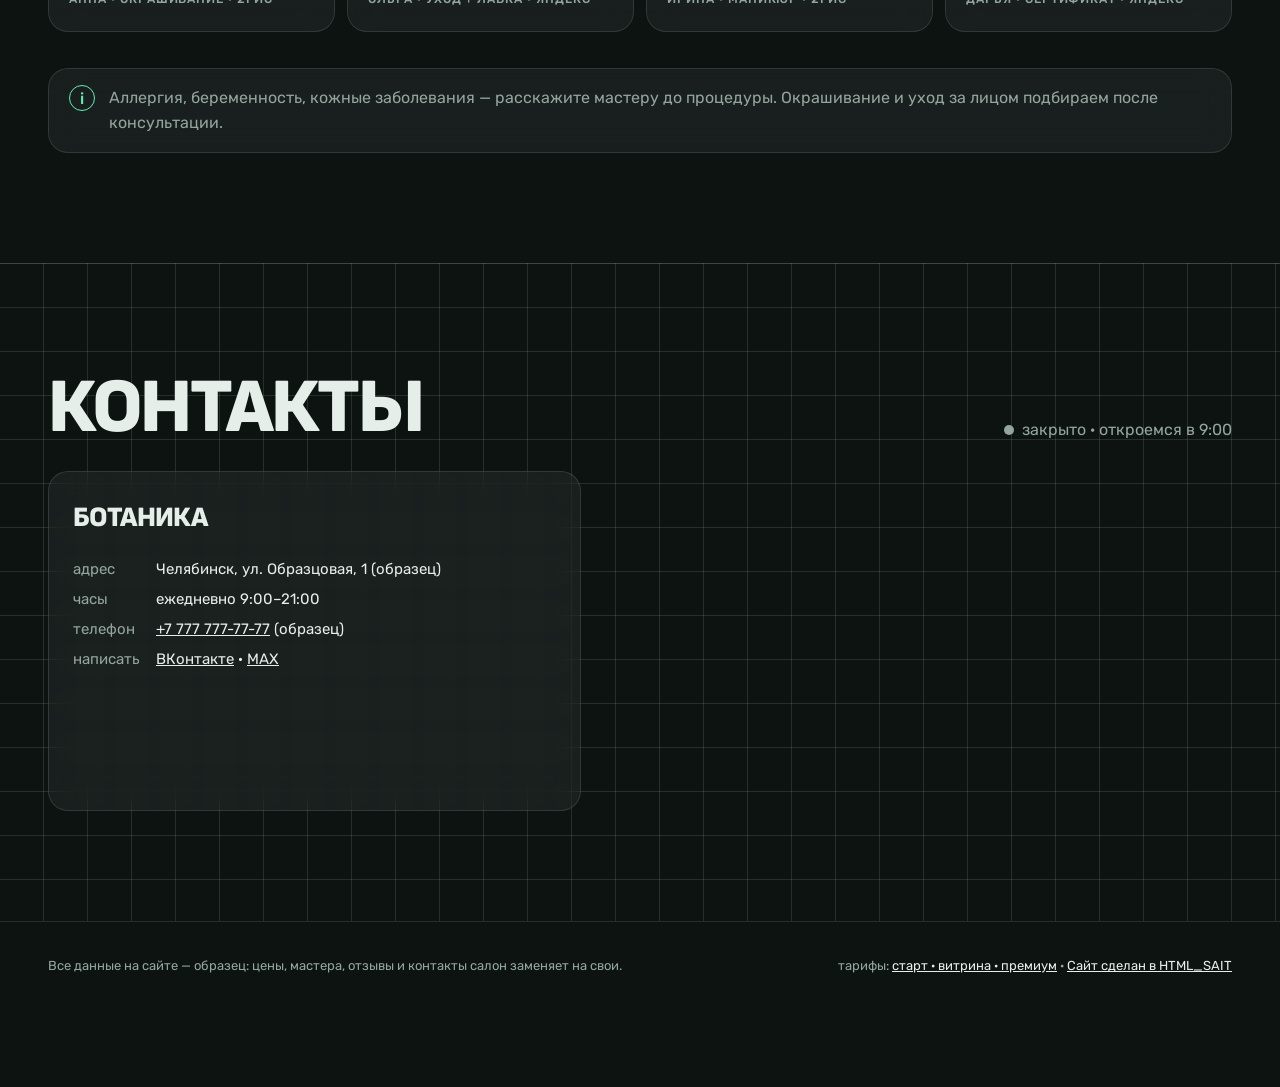
<file: 3-magazin/index.html>
<!DOCTYPE html>
<html lang="ru">
<head>
<meta charset="UTF-8">
<meta name="viewport" content="width=device-width, initial-scale=1">
<meta name="robots" content="noindex, nofollow">
<title>Ботаника — салон и лавка ухода в Челябинске</title>
<meta name="description" content="Салон «Ботаника» в Челябинске: стрижки, окрашивание, маникюр, уход за лицом и косметика. Соберите визит на сайте — цена и время сразу. Сертификаты и абонементы.">
<meta property="og:title" content="Ботаника — волосы, кожа, ногти. Без лишнего">
<meta property="og:description" content="Салон и лавка ухода: соберите визит, посмотрите время и цену, отправьте во ВКонтакте или MAX.">
<meta property="og:image" content="img/1718490953028-021d352b14fd.jpg">
<link rel="stylesheet" href="fonts/fonts.css">
<style>
:root{--bg:#0C1311;--bg2:#16211D;--card:rgba(230,238,234,.06);--ink:#E6EEEA;--mute:#93A69D;--acc:#5CF2B0;--acc-ink:#0C1311;--line:rgba(230,238,234,.12)}
*{box-sizing:border-box}
html{scroll-behavior:smooth}
body{margin:0;background:var(--bg);color:var(--ink);font:400 16px/1.6 Rubik,system-ui,sans-serif;overflow-x:hidden}
a{color:inherit}
img{max-width:100%;display:block}
h1,h2,h3{font-family:'Sofia Sans',system-ui,sans-serif;margin:0;letter-spacing:-.03em}
.grid-bg{background-image:linear-gradient(var(--line) 1px,transparent 1px),linear-gradient(90deg,var(--line) 1px,transparent 1px);background-size:44px 44px;background-position:-1px -1px}
.wrap{max-width:1320px;margin:0 auto;padding:0 clamp(16px,4vw,48px)}
.data{font:500 12px/1.3 Rubik,sans-serif;letter-spacing:.08em;text-transform:uppercase;color:var(--mute);font-variant-numeric:tabular-nums}
.glass{background:var(--card);border:1px solid var(--line);border-radius:20px;-webkit-backdrop-filter:blur(14px);backdrop-filter:blur(14px)}
@supports not ((backdrop-filter:blur(1px)) or (-webkit-backdrop-filter:blur(1px))){.glass{background:#18241F}}
.btn{display:inline-flex;align-items:center;justify-content:center;gap:8px;padding:13px 20px;border-radius:12px;border:0;cursor:pointer;font:500 15px/1 Rubik,sans-serif;text-decoration:none;background:var(--acc);color:var(--acc-ink);transition:box-shadow .2s,transform .2s}
.btn:hover{box-shadow:0 0 0 4px rgba(92,242,176,.18),0 10px 30px -10px var(--acc)}
.btn.gh{background:transparent;color:var(--ink);border:1px solid var(--line)}
.btn.gh:hover{border-color:var(--acc);color:var(--acc);box-shadow:none}
.btn.sm{padding:9px 13px;font-size:13px}
:focus-visible{outline:2px solid var(--acc);outline-offset:3px}
/* header */
.hd{position:sticky;top:0;z-index:40;background:rgba(12,19,17,.78);-webkit-backdrop-filter:blur(12px);backdrop-filter:blur(12px);border-bottom:1px solid var(--line)}
.hd .wrap{display:flex;align-items:center;gap:22px;height:64px}
.logo{font:900 20px/1 'Sofia Sans',sans-serif;letter-spacing:.12em;text-decoration:none;text-transform:uppercase}
.hd nav{display:flex;gap:22px;margin-left:auto}
.hd nav a{text-decoration:none;font-size:13px;font-weight:500;letter-spacing:.08em;text-transform:uppercase;color:var(--mute)}
.hd nav a:hover{color:var(--acc)}
.pill{display:inline-flex;align-items:center;gap:8px;background:var(--acc);color:var(--acc-ink);border-radius:999px;padding:8px 14px;font-weight:500;font-size:13px;text-decoration:none}
.pill i{width:8px;height:8px;border-radius:50%;background:var(--acc-ink)}
/* hero */
.hero{padding:56px 0 80px}
.hgrid{display:grid;grid-template-columns:1fr 1fr;gap:clamp(20px,4vw,56px);align-items:center}
.hero h1{font-weight:900;font-size:clamp(52px,8vw,124px);line-height:.88;text-transform:uppercase}
.hero h1 em{display:block;font-style:normal;font-weight:300;text-transform:none;color:var(--mute);font-size:.72em;margin-top:.1em}
.panel{margin-top:30px;padding:20px;max-width:560px}
.segs{display:flex;gap:6px;flex-wrap:wrap}
.segs button{background:transparent;color:var(--ink);border:1px solid var(--line);border-radius:10px;padding:9px 13px;font:500 13px/1 Rubik,sans-serif;cursor:pointer}
.segs button[aria-pressed="true"]{background:var(--acc);color:var(--acc-ink);border-color:var(--acc)}
.prow{display:flex;justify-content:space-between;align-items:center;gap:14px;margin:18px 0;flex-wrap:wrap}
.prow b{font:900 30px/1 'Sofia Sans',sans-serif;color:var(--acc)}
.cells{display:grid;grid-template-columns:1fr 1fr;gap:12px}
.cell{position:relative;overflow:hidden;border-radius:4px;aspect-ratio:4/5;background:var(--bg2);border:1px solid var(--line)}
.cell img{width:100%;height:100%;object-fit:cover;filter:saturate(.85) hue-rotate(-8deg) brightness(.85);transition:filter .3s}
.cell:after{content:"";position:absolute;inset:auto 0 0 0;height:60%;background:radial-gradient(ellipse at 50% 120%,rgba(92,242,176,0),transparent 60%);transition:background .3s;pointer-events:none}
.cell:hover:after{background:radial-gradient(ellipse at 50% 120%,rgba(92,242,176,.45),transparent 60%)}
.cell .cap{position:absolute;left:12px;right:12px;bottom:12px;z-index:2}
.cell .cap b{display:block;font:900 26px/1 'Sofia Sans',sans-serif;color:var(--acc)}
.cell.est{display:flex;flex-direction:column;justify-content:space-between;padding:16px;aspect-ratio:4/5;border-color:rgba(92,242,176,.5);background:linear-gradient(160deg,rgba(92,242,176,.08),rgba(22,33,29,.9))}
.cell.est .dot{width:10px;height:10px;border-radius:50%;background:var(--acc);box-shadow:0 0 12px var(--acc)}
.cell.est ul{list-style:none;margin:0;padding:0;font-size:13px}
.cell.est li{display:flex;justify-content:space-between;border-top:1px solid var(--line);padding:5px 0}
.cell.est b{font:900 34px/1 'Sofia Sans',sans-serif;color:var(--acc)}
/* sections */
.sec{padding:clamp(64px,9vw,110px) 0;border-top:1px solid var(--line)}
.sh{display:flex;justify-content:space-between;align-items:flex-end;gap:20px;flex-wrap:wrap;margin-bottom:28px}
.sh h2{font-weight:900;font-size:clamp(40px,6vw,84px);line-height:.9;text-transform:uppercase}
.sh p{margin:0;color:var(--mute);max-width:46ch}
/* catalog + estimate */
.cat-wrap{display:grid;grid-template-columns:1fr 340px;gap:24px;align-items:start}
.filters{display:flex;gap:10px;flex-wrap:wrap;align-items:center;margin-bottom:16px}
.filters label{font-size:13px;color:var(--mute);display:flex;align-items:center;gap:8px}
.filters select,.filters input[type=range]{accent-color:var(--acc)}
.filters select{background:var(--bg2);color:var(--ink);border:1px solid var(--line);border-radius:10px;padding:8px 10px;font:inherit;font-size:13px}
.tiles{display:grid;grid-template-columns:repeat(auto-fill,minmax(230px,1fr));gap:12px}
.tile{padding:16px;display:flex;flex-direction:column;gap:8px;min-height:150px}
.tile h3{font-weight:900;font-size:20px;letter-spacing:-.01em;line-height:1.05}
.tile .ft{display:flex;justify-content:space-between;align-items:center;margin-top:auto;gap:8px}
.tile .ft b{font:900 22px/1 'Sofia Sans',sans-serif;color:var(--acc)}
.tile.on{border-color:rgba(92,242,176,.6);box-shadow:inset 0 -40px 50px -40px rgba(92,242,176,.35)}
.estp{position:sticky;top:84px;padding:20px}
.estp h3{font-weight:900;font-size:28px;text-transform:uppercase}
.estp ul{list-style:none;margin:14px 0;padding:0;font-size:14px;max-height:260px;overflow:auto}
.estp li{display:flex;justify-content:space-between;gap:8px;border-top:1px solid var(--line);padding:8px 0;align-items:center}
.estp li button{background:none;border:0;color:var(--mute);cursor:pointer;font-size:16px}
.tot{display:flex;justify-content:space-between;align-items:baseline;border-top:1px solid var(--acc);padding-top:12px}
.tot b{font:900 36px/1 'Sofia Sans',sans-serif;color:var(--acc)}
.estp .row{display:flex;gap:8px;margin-top:14px;flex-wrap:wrap}
.empty{color:var(--mute);font-size:14px}
.pulse{position:fixed;width:12px;height:12px;border-radius:50%;background:var(--acc);box-shadow:0 0 14px var(--acc);pointer-events:none;z-index:70;transition:transform .55s cubic-bezier(.4,0,.2,1),opacity .55s}
/* shop */
.shop{display:grid;grid-template-columns:repeat(4,1fr);gap:12px}
.prod{position:relative;background:var(--bg2);border:1px solid var(--line);aspect-ratio:3/4;display:flex;flex-direction:column;justify-content:flex-end;padding:14px;overflow:hidden}
.prod svg{position:absolute;left:50%;top:44%;transform:translate(-50%,-50%);height:58%;width:auto}
.prod:after{content:"";position:absolute;inset:auto 0 0 0;height:55%;background:radial-gradient(ellipse at 50% 110%,rgba(92,242,176,.1),transparent 60%);transition:background .3s;pointer-events:none}
.prod:hover:after{background:radial-gradient(ellipse at 50% 110%,rgba(92,242,176,.45),transparent 60%)}
.prod h3{font-weight:900;font-size:18px;position:relative;z-index:2;line-height:1.1}
.prod .ft{display:flex;justify-content:space-between;align-items:center;position:relative;z-index:2;margin-top:8px}
.prod .ft b{color:var(--acc);font:900 20px/1 'Sofia Sans',sans-serif}
.prod.photo img{position:absolute;inset:0;width:100%;height:100%;object-fit:cover;filter:saturate(.85) hue-rotate(-8deg) brightness(.6)}
/* certificate */
.cert{display:grid;grid-template-columns:1fr 1fr;gap:28px;align-items:center}
.card{aspect-ratio:1.6/1;border-radius:22px;padding:26px;position:relative;overflow:hidden;background:linear-gradient(140deg,#16211D,#0C1311 60%);border:1px solid rgba(92,242,176,.45);box-shadow:0 0 60px -20px rgba(92,242,176,.4)}
.card:before{content:"";position:absolute;inset:0;background:linear-gradient(var(--line) 1px,transparent 1px),linear-gradient(90deg,var(--line) 1px,transparent 1px);background-size:26px 26px;opacity:.6}
.card>*{position:relative}
.card .nom{font:900 clamp(48px,6vw,80px)/1 'Sofia Sans',sans-serif;color:var(--acc);text-shadow:0 0 24px rgba(92,242,176,.5)}
.card .to{margin-top:10px;font-size:15px}
.card .code{position:absolute;right:26px;bottom:22px}
.cf label{display:block;font-size:13px;color:var(--mute);margin:14px 0 6px}
.cf input,.cf select{width:100%;background:var(--bg2);color:var(--ink);border:1px solid var(--line);border-radius:10px;padding:11px 12px;font:inherit}
.noms{display:flex;gap:8px;flex-wrap:wrap}
.noms button{background:transparent;color:var(--ink);border:1px solid var(--line);border-radius:10px;padding:10px 14px;cursor:pointer;font:500 14px Rubik,sans-serif}
.noms button[aria-pressed="true"]{background:var(--acc);color:var(--acc-ink);border-color:var(--acc)}
/* subscription */
.sub{padding:26px;display:grid;grid-template-columns:1fr 1.3fr;gap:24px;align-items:center}
.segbar{display:grid;grid-template-columns:repeat(10,1fr);gap:6px}
.segbar i{height:44px;border-radius:6px;background:var(--bg2);border:1px solid var(--line);transition:background .25s,box-shadow .25s}
.segbar i.on{background:var(--acc);box-shadow:0 0 16px rgba(92,242,176,.5)}
/* reviews */
.revs{display:grid;grid-auto-flow:column;grid-auto-columns:minmax(280px,360px);gap:12px;overflow-x:auto;scroll-snap-type:x mandatory;padding-bottom:8px}
.rev{padding:20px;scroll-snap-align:start}
.rev p{margin:10px 0}
.stars{color:var(--acc);letter-spacing:2px}
/* warn + contacts */
.warn{display:flex;gap:14px;align-items:flex-start;padding:16px 20px;margin-top:28px}
.warn i{flex:none;width:26px;height:26px;border-radius:50%;border:1px solid var(--acc);color:var(--acc);display:grid;place-items:center;font-style:normal;font-weight:500}
.cont{display:grid;grid-template-columns:1fr 1.2fr;gap:12px}
.cont .glass{padding:24px}
.cont iframe{width:100%;height:100%;min-height:340px;border:0;border-radius:20px;filter:invert(.9) hue-rotate(160deg) saturate(.6)}
.live{display:inline-flex;align-items:center;gap:8px}
.live i{width:10px;height:10px;border-radius:50%;background:var(--acc);box-shadow:0 0 0 0 rgba(92,242,176,.6);animation:pl 2s infinite}
.live.off i{background:var(--mute);animation:none}
@keyframes pl{70%{box-shadow:0 0 0 10px rgba(92,242,176,0)}100%{box-shadow:0 0 0 0 rgba(92,242,176,0)}}
.cont dl{margin:16px 0 0;display:grid;grid-template-columns:auto 1fr;gap:6px 16px;font-size:15px}
.cont dt{color:var(--mute)}.cont dd{margin:0}
footer{border-top:1px solid var(--line);padding:34px 0 110px;color:var(--mute);font-size:13px}
footer .wrap{display:flex;justify-content:space-between;gap:20px;flex-wrap:wrap}
footer a{color:var(--ink)}
footer a:hover{color:var(--acc)}
/* mobile dock */
.mdock{display:none}
.toast{position:fixed;left:50%;bottom:90px;transform:translateX(-50%);padding:12px 16px;font-size:14px;max-width:min(92vw,440px);z-index:80;display:none;background:#18241F;border:1px solid var(--acc);border-radius:14px}
.toast.on{display:block}
.toast textarea{width:100%;margin-top:8px;font:inherit;font-size:13px;background:var(--bg);color:var(--ink);border:1px solid var(--line);border-radius:8px;padding:8px;min-height:80px}
.js .fx{opacity:0;filter:blur(8px);transition:opacity .6s,filter .6s}
.js .fx.in{opacity:1;filter:none}
@media(prefers-reduced-motion:reduce){.js .fx{opacity:1;filter:none;transition:none}.live i{animation:none}.pulse{display:none}html{scroll-behavior:auto}.segbar i{transition:none}}
@media(max-width:1060px){.cat-wrap{grid-template-columns:1fr}.estp{position:static}.shop{grid-template-columns:repeat(2,1fr)}.cert,.sub,.cont{grid-template-columns:1fr}}
@media(max-width:820px){.hd nav{display:none}.hgrid{grid-template-columns:1fr}
 .mdock{display:flex;align-items:center;gap:10px;position:fixed;left:8px;right:8px;bottom:8px;z-index:50;padding:10px 12px;border-radius:16px;background:rgba(22,33,29,.86);-webkit-backdrop-filter:blur(14px);backdrop-filter:blur(14px);border:1px solid var(--line)}
 .mdock .sum{flex:1;font-size:13px;color:var(--mute)}.mdock .sum b{color:var(--acc);font:900 20px/1 'Sofia Sans',sans-serif;display:block}
 .mdock a{color:var(--ink);text-decoration:none;font-size:13px;font-weight:500;padding:8px 10px;border:1px solid var(--line);border-radius:10px}}
@media(max-width:480px){.shop{grid-template-columns:1fr 1fr}.cells{gap:8px}.cell .cap b{font-size:20px}.cell.est b{font-size:26px}}
</style>
</head>
<body>
<header class="hd"><div class="wrap">
  <a class="logo" href="#top">Ботаника</a>
  <nav aria-label="Разделы"><a href="#catalog">Услуги</a><a href="#shop">Косметика</a><a href="#cert">Сертификаты</a><a href="https://vk.me/" target="_blank" rel="noopener" data-msg="Здравствуйте! Хочу записаться в салон «Ботаника».">ВК</a><a href="https://max.ru/" target="_blank" rel="noopener" data-msg="Здравствуйте! Хочу записаться в салон «Ботаника».">MAX</a></nav>
  <a class="pill" href="#catalog"><i aria-hidden="true"></i>смета <span id="hcnt">0</span></a>
</div></header>

<main id="top">
<section class="hero grid-bg"><div class="wrap hgrid">
  <div>
    <p class="data">Челябинск · салон и лавка ухода</p>
    <h1>Волосы, кожа, ногти.<em>без лишнего</em></h1>
    <div class="panel glass fx">
      <div class="segs" role="group" aria-label="Раздел">
        <button type="button" data-q="hair" aria-pressed="true">Волосы</button><button type="button" data-q="face" aria-pressed="false">Кожа</button><button type="button" data-q="nails" aria-pressed="false">Ногти</button><button type="button" data-q="shop" aria-pressed="false">Косметика</button><button type="button" data-q="gift" aria-pressed="false">Подарки</button>
      </div>
      <div class="prow"><span class="data">визит ≈ <span id="h-time">0 мин</span></span><span class="data">итого <b id="h-sum">0 ₽</b></span></div>
      <div style="display:flex;gap:10px;flex-wrap:wrap"><a class="btn" href="#catalog">Собрать визит</a><a class="btn gh" href="#cert">Подарить сертификат →</a></div>
    </div>
  </div>
  <div class="cells">
    <div class="cell"><img src="img/1718490953028-021d352b14fd.jpg" alt="Флаконы средств ухода" width="600" height="750" fetchpriority="high"><div class="cap"><span class="data">уход · 200 мл</span><b>1 200 ₽</b></div></div>
    <div class="cell"><img src="img/1614020863825-28a0bb7e3c3c.jpg" alt="Окрашенные волосы, пучок" width="600" height="750"><div class="cap"><span class="data">окрашивание · 2 ч</span><b>от 4 500 ₽</b></div></div>
    <div class="cell est" aria-live="polite"><span class="dot" aria-hidden="true"></span><div><span class="data">смета</span><ul id="mini"><li><span>пока пусто</span><span></span></li></ul></div><b id="mini-sum">0 ₽</b></div>
    <div class="cell"><img src="img/1633793566189-8e9fe6f817fc.jpg" alt="Набор средств для домашнего ухода" width="600" height="750"><div class="cap"><span class="data">набор «домашний уход»</span><b>3 400 ₽</b></div></div>
  </div>
</div></section>

<section class="sec" id="catalog"><div class="wrap">
  <div class="sh fx"><h2>Каталог</h2><p>Нажмите «＋» — позиция попадёт в смету, а мы посчитаем время и цену визита. Цены — образец.</p></div>
  <div class="cat-wrap">
    <div>
      <div class="filters">
        <div class="segs" id="sec-segs" role="group" aria-label="Раздел каталога"></div>
        <label>уровень <select id="lvl"><option value="0">мастер</option><option value="1">топ-стилист</option></select></label>
        <label>до <output id="pmo">15 000</output> ₽ <input type="range" id="pmax" min="500" max="15000" step="500" value="15000" aria-label="Максимальная цена"></label>
        <label>сортировка <select id="sort"><option value="def">как в салоне</option><option value="asc">дешевле</option><option value="desc">дороже</option><option value="time">быстрее</option></select></label>
      </div>
      <div class="tiles" id="tiles"></div>
      <noscript><p class="empty">Каталог и смета работают с включённым JavaScript. Цены можно уточнить во ВКонтакте или MAX.</p></noscript>
    </div>
    <aside class="estp glass" aria-label="Смета визита">
      <p class="data">смета визита</p><h3>Мой визит</h3>
      <ul id="est"><li class="empty">Добавьте услуги и товары из каталога.</li></ul>
      <div class="tot"><span class="data">время ≈ <span id="e-time">0 мин</span></span><b id="e-sum">0 ₽</b></div>
      <p class="data" id="e-note" style="margin-top:8px"></p>
      <div class="row"><a class="btn sm" href="https://vk.me/" data-est="1" target="_blank" rel="noopener">во ВКонтакте</a><a class="btn sm gh" href="https://max.ru/" data-est="1" target="_blank" rel="noopener">в MAX</a><button class="btn sm gh" type="button" id="clr">очистить</button></div>
    </aside>
  </div>
</div></section>

<section class="sec grid-bg" id="shop"><div class="wrap">
  <div class="sh fx"><h2>Косметика</h2><p>Отложим в салоне — заберёте на визите, оплата на месте. Онлайн-оплаты на сайте нет.</p></div>
  <div class="shop" id="shopg"></div>
</div></section>

<section class="sec" id="cert"><div class="wrap">
  <div class="sh fx"><h2>Сертификат</h2><p>Соберите карту — покажем, как она будет выглядеть. Сохраните картинку или распечатайте. Оплата и выдача — в салоне.</p></div>
  <div class="cert">
    <div class="card fx" id="card"><span class="data">ботаника · подарочный сертификат</span><div class="nom" id="c-nom">3 000 ₽</div><div class="to" id="c-to">для: Марии</div><div class="data" id="c-msg" style="margin-top:6px">с днём рождения</div><span class="data code" id="c-code">BT-0000 · образец</span></div>
    <div class="cf glass fx" style="padding:22px">
      <div class="noms" role="group" aria-label="Номинал"><button type="button" data-n="1000" aria-pressed="false">1 000</button><button type="button" data-n="3000" aria-pressed="true">3 000</button><button type="button" data-n="5000" aria-pressed="false">5 000</button><button type="button" data-n="10000" aria-pressed="false">10 000</button></div>
      <label for="c-name">Кому</label><input id="c-name" value="Марии" maxlength="30">
      <label for="c-text">Пожелание</label><input id="c-text" value="с днём рождения" maxlength="40">
      <div style="display:flex;gap:10px;flex-wrap:wrap;margin-top:18px"><button class="btn" type="button" id="c-png">Сохранить PNG</button><a class="btn gh" href="https://vk.me/" data-cert="1" target="_blank" rel="noopener">Заказать во ВКонтакте</a></div>
    </div>
  </div>
</div></section>

<section class="sec grid-bg"><div class="wrap">
  <div class="sh fx"><h2>Абонемент</h2><p>Маникюр с покрытием каждые 3–4 недели — выгоднее пакетом.</p></div>
  <div class="sub glass fx">
    <div><span class="data">10 маникюров + гель-лак</span><div style="font:900 clamp(40px,5vw,64px)/1 'Sofia Sans',sans-serif;color:var(--acc);margin:8px 0">18 000 ₽</div><p style="margin:0;color:var(--mute)">вместо 20 000 ₽ · действует 12 месяцев · можно передать другу (образец условий)</p></div>
    <div><div class="segbar" id="segbar" aria-hidden="true"><i></i><i></i><i></i><i></i><i></i><i></i><i></i><i></i><i></i><i></i></div><p class="data" style="margin-top:10px">каждый визит — один сегмент. Остаток видно у администратора</p></div>
  </div>
</div></section>

<section class="sec"><div class="wrap">
  <div class="sh fx"><h2>Отзывы</h2><p>Отзывы — образец; на сайте клиента — ссылки на 2ГИС и Яндекс Карты.</p></div>
  <div class="revs">
    <div class="rev glass"><span class="stars">★★★★★</span><p>Сделали окрашивание в два тона, ушла через 3 часа ровно, как обещали в смете.</p><span class="data">Анна · окрашивание · 2ГИС</span></div>
    <div class="rev glass"><span class="stars">★★★★★</span><p>Купила маску из лавки после ухода — мастер объяснила, как пользоваться дома.</p><span class="data">Ольга · уход + лавка · Яндекс</span></div>
    <div class="rev glass"><span class="stars">★★★★☆</span><p>Маникюр отличный, но пришлось подождать 10 минут. Администратор извинилась.</p><span class="data">Ирина · маникюр · 2ГИС</span></div>
    <div class="rev glass"><span class="stars">★★★★★</span><p>Подарила маме сертификат на 5 000 — карту распечатали красивую.</p><span class="data">Дарья · сертификат · Яндекс</span></div>
  </div>
  <div class="warn glass fx"><i>i</i><p style="margin:0;color:var(--mute)">Аллергия, беременность, кожные заболевания — расскажите мастеру до процедуры. Окрашивание и уход за лицом подбираем после консультации.</p></div>
</div></section>

<section class="sec grid-bg" id="contacts"><div class="wrap">
  <div class="sh fx"><h2>Контакты</h2><p class="live" id="live"><i aria-hidden="true"></i><span id="live-t">открыто сейчас</span></p></div>
  <div class="cont">
    <div class="glass fx"><h3 style="font-weight:900;font-size:28px;text-transform:uppercase">Ботаника</h3>
      <dl><dt>адрес</dt><dd>Челябинск, ул. Образцовая, 1 (образец)</dd><dt>часы</dt><dd>ежедневно 9:00–21:00</dd><dt>телефон</dt><dd><a href="tel:+77777777777">+7 777 777-77-77</a> (образец)</dd><dt>написать</dt><dd><a href="https://vk.me/" target="_blank" rel="noopener" data-msg="Здравствуйте! Хочу записаться в салон «Ботаника».">ВКонтакте</a> · <a href="https://max.ru/" target="_blank" rel="noopener" data-msg="Здравствуйте! Хочу записаться в салон «Ботаника».">MAX</a></dd></dl></div>
    <iframe title="Карта: салон Ботаника" src="https://yandex.ru/map-widget/v1/?ll=61.402554%2C55.159897&amp;z=13" loading="lazy"></iframe>
  </div>
</div></section>
</main>

<footer><div class="wrap">
  <span>Все данные на сайте — образец: цены, мастера, отзывы и контакты салон заменяет на свои.</span>
  <span>тарифы: <a href="../index.html">старт · витрина · премиум</a> · <a href="https://saitnazakaz.site/" target="_blank" rel="noopener">Сайт сделан в HTML_SAIT</a></span>
</div></footer>

<div class="mdock" aria-label="Смета и связь"><span class="sum">смета<b id="d-sum">0 ₽</b></span><a href="https://vk.me/" data-est="1" target="_blank" rel="noopener">ВК</a><a href="https://max.ru/" data-est="1" target="_blank" rel="noopener">MAX</a><a href="tel:+77777777777" aria-label="Позвонить">☎</a></div>
<div class="toast" id="toast" role="status" aria-live="polite"></div>

<script>
(function(){
'use strict';
document.documentElement.classList.add('js');
var RM=matchMedia('(prefers-reduced-motion: reduce)').matches;
var PH='data:image/svg+xml,'+encodeURIComponent('<svg xmlns="http://www.w3.org/2000/svg" viewBox="0 0 100 125"><rect width="100" height="125" fill="#16211D"/><rect x="38" y="40" width="24" height="56" rx="4" fill="none" stroke="#5CF2B0"/><rect x="44" y="30" width="12" height="10" fill="none" stroke="#5CF2B0"/></svg>');
document.querySelectorAll('img').forEach(function(i){i.addEventListener('error',function(){if(i.src!==PH)i.src=PH},{once:true})});
/* каталог: [id, раздел, название, мастер, топ, мин, примечание] */
var S={hair:'Волосы',face:'Кожа',nails:'Ногти',shop:'Косметика',gift:'Подарки'};
var C=[
['h1','hair','Женская стрижка',2200,3000,60],['h2','hair','Мужская стрижка',1500,2000,45],['h3','hair','Детская стрижка',1200,1500,40],['h4','hair','Чёлка',500,700,15],
['h5','hair','Окрашивание в 1 тон, короткие',4500,6000,120],['h6','hair','Окрашивание в 1 тон, длинные',6500,8500,150],['h7','hair','Тонирование',3500,4500,90],['h8','hair','AirTouch / сложное окрашивание',9000,12000,240],
['h9','hair','Укладка',1800,2400,45],['h10','hair','Вечерняя причёска',3500,4500,75],['h11','hair','Кератин / ботокс волос',4500,6000,150],['h12','hair','Уход-восстановление',2500,3200,40],['h13','hair','Стрижка + укладка',3600,4800,90],
['f1','face','Чистка лица',3500,3500,90],['f2','face','Пилинг',2800,2800,45],['f3','face','Уходовая маска',1900,1900,40],['f4','face','Массаж лица',2200,2200,45],['f5','face','Коррекция бровей',700,900,20],['f6','face','Окрашивание бровей и ресниц',1200,1400,40],['f7','face','Ламинирование ресниц',2500,2900,60],
['n1','nails','Маникюр без покрытия',1300,1600,60],['n2','nails','Маникюр + гель-лак',2000,2500,105],['n3','nails','Педикюр + гель-лак',2800,3300,120],['n4','nails','Снятие покрытия',300,300,15],['n5','nails','Дизайн, 2 ногтя',400,500,20],['n6','nails','Уход за руками с парафином',900,1100,30],['n7','nails','Мужской маникюр',1400,1700,50],
['p1','shop','Шампунь для окрашенных, 250 мл',1400,1400,0],['p2','shop','Маска восстанавливающая',1900,1900,0],['p3','shop','Масло для кутикулы',450,450,0],['p4','shop','Крем для рук',600,600,0],['p5','shop','Термозащита-спрей',1200,1200,0],
['p6','shop','Сыворотка для лица',2400,2400,0],['p7','shop','Набор «домашний уход»',3400,3400,0],['p8','shop','Расчёска распутывающая',900,900,0],
['g1','gift','Сертификат 3 000 ₽',3000,3000,0],['g2','gift','Сертификат 5 000 ₽',5000,5000,0],['g3','gift','Абонемент: 10 маникюров',18000,18000,0],['g4','gift','Подарочная коробка',300,300,0]];
var lvl=0,sec='hair',est=JSON.parse(localStorage.getItem('bt-est')||'{}');
try{est=JSON.parse(localStorage.getItem('bt-est')||'{}')}catch(e){est={}}
function fmt(n){return n.toLocaleString('ru-RU').replace(/ /g,' ')+' ₽'}
function tm(m){if(!m)return '—';var h=Math.floor(m/60),mm=m%60;return (h?h+' ч ':'')+(mm?mm+' мин':'').trim()}
function price(c){return c[3+lvl]}
var segs=document.getElementById('sec-segs');
segs.innerHTML=Object.keys(S).map(function(k){return '<button type="button" data-s="'+k+'" aria-pressed="'+(k===sec)+'">'+S[k]+'</button>'}).join('');
function draw(){
  var max=+document.getElementById('pmax').value,srt=document.getElementById('sort').value;
  var L=C.filter(function(c){return c[1]===sec&&price(c)<=max});
  if(srt==='asc')L.sort(function(a,b){return price(a)-price(b)});if(srt==='desc')L.sort(function(a,b){return price(b)-price(a)});if(srt==='time')L.sort(function(a,b){return a[5]-b[5]});
  document.getElementById('tiles').innerHTML=L.length?L.map(function(c){var on=est[c[0]];return '<div class="tile glass'+(on?' on':'')+'"><span class="data">'+S[c[1]]+(c[5]?' · '+tm(c[5]):' · товар')+(c[3]!==c[4]?' · топ '+fmt(c[4]):'')+'</span><h3>'+c[2]+'</h3><div class="ft"><b>'+fmt(price(c))+'</b><button class="btn sm'+(on?' gh':'')+'" type="button" data-add="'+c[0]+'">'+(on?'✓ в смете':'＋ в смету')+'</button></div></div>'}).join(''):'<p class="empty">Ничего не нашлось — увеличьте цену.</p>';
}
function calc(){
  var sum=0,t=0,n=0,rows=[];
  Object.keys(est).forEach(function(id){var c=C.filter(function(x){return x[0]===id})[0];if(!c)return;n++;sum+=price(c);t+=c[5];rows.push([c,price(c)])});
  var d=0;if(rows.some(function(r){return r[0][1]==='shop'})&&rows.some(function(r){return r[0][5]>0})){d=Math.round(rows.filter(function(r){return r[0][1]==='shop'}).reduce(function(s,r){return s+r[1]},0)*.1)}
  sum-=d;
  document.getElementById('est').innerHTML=rows.length?rows.map(function(r){return '<li><span>'+r[0][2]+'</span><span>'+fmt(r[1])+' <button type="button" data-del="'+r[0][0]+'" aria-label="Убрать">×</button></span></li>'}).join(''):'<li class="empty">Добавьте услуги и товары из каталога.</li>';
  document.getElementById('mini').innerHTML=rows.length?rows.slice(0,3).map(function(r){return '<li><span>'+r[0][2].split(',')[0].slice(0,18)+'</span><span>'+fmt(r[1])+'</span></li>'}).join(''):'<li><span>пока пусто</span><span></span></li>';
  ['e-sum','mini-sum','h-sum','d-sum'].forEach(function(id){document.getElementById(id).textContent=fmt(sum)});
  ['e-time','h-time'].forEach(function(id){document.getElementById(id).textContent=tm(t)});
  document.getElementById('e-note').textContent=d?'−10% на косметику к визиту: −'+fmt(d):(t>0?'косметика к визиту — −10% (образец)':'');
  document.getElementById('hcnt').textContent=n;
  try{localStorage.setItem('bt-est',JSON.stringify(est))}catch(e){}
  return {sum:sum,t:t,rows:rows};
}
function fly(from){if(RM||!from)return;var r=from.getBoundingClientRect(),to=document.getElementById(innerWidth<820?'d-sum':'e-sum').getBoundingClientRect(),p=document.createElement('i');p.className='pulse';p.style.left=r.left+r.width/2+'px';p.style.top=r.top+'px';document.body.appendChild(p);requestAnimationFrame(function(){p.style.transform='translate('+(to.left-r.left-r.width/2)+'px,'+(to.top-r.top)+'px) scale(.6)';p.style.opacity='.2'});setTimeout(function(){p.remove()},600)}
document.addEventListener('click',function(e){
  var a=e.target.closest('[data-add]');if(a){var id=a.dataset.add;if(est[id])delete est[id];else{est[id]=1;fly(a)}calc();draw();return}
  var d=e.target.closest('[data-del]');if(d){delete est[d.dataset.del];calc();draw();return}
  var s=e.target.closest('#sec-segs button');if(s){sec=s.dataset.s;segs.querySelectorAll('button').forEach(function(b){b.setAttribute('aria-pressed',b===s)});draw();return}
  var q=e.target.closest('.panel .segs button');if(q){q.parentNode.querySelectorAll('button').forEach(function(b){b.setAttribute('aria-pressed',b===q)});sec=q.dataset.q;segs.querySelectorAll('button').forEach(function(b){b.setAttribute('aria-pressed',b.dataset.s===sec)});draw();document.getElementById('catalog').scrollIntoView({behavior:RM?'auto':'smooth'});return}
});
document.getElementById('lvl').addEventListener('change',function(){lvl=+this.value;draw();calc()});
document.getElementById('pmax').addEventListener('input',function(){document.getElementById('pmo').textContent=(+this.value).toLocaleString('ru-RU');draw()});
document.getElementById('sort').addEventListener('change',draw);
document.getElementById('clr').addEventListener('click',function(){est={};calc();draw()});
draw();calc();
/* лавка: SVG-флаконы */
function bottle(k){var g='<defs><linearGradient id="g'+k+'" x1="0" y1="0" x2="1" y2="0"><stop offset="0" stop-color="#1d2d27"/><stop offset=".5" stop-color="#2c443b"/><stop offset="1" stop-color="#16211D"/></linearGradient></defs>';
 var sh=[ '<rect x="30" y="40" width="40" height="110" rx="8" fill="url(#g'+k+')" stroke="#5CF2B0" stroke-opacity=".7"/><rect x="40" y="20" width="20" height="22" fill="#0C1311" stroke="#5CF2B0" stroke-opacity=".7"/>',
 '<path d="M30 60q0-20 20-20t20 20v80q0 10-10 10H40q-10 0-10-10z" fill="url(#g'+k+')" stroke="#5CF2B0" stroke-opacity=".7"/><rect x="42" y="22" width="16" height="18" fill="#0C1311" stroke="#5CF2B0" stroke-opacity=".7"/><path d="M50 22V10h10" stroke="#5CF2B0" stroke-opacity=".7" fill="none"/>',
 '<rect x="22" y="80" width="56" height="62" rx="10" fill="url(#g'+k+')" stroke="#5CF2B0" stroke-opacity=".7"/><rect x="22" y="66" width="56" height="16" rx="4" fill="#0C1311" stroke="#5CF2B0" stroke-opacity=".7"/>',
 '<path d="M36 150h28l-4-110H40z" fill="url(#g'+k+')" stroke="#5CF2B0" stroke-opacity=".7"/><rect x="38" y="20" width="24" height="20" rx="3" fill="#0C1311" stroke="#5CF2B0" stroke-opacity=".7"/>'][k%4];
 return '<svg viewBox="0 0 100 160" aria-hidden="true">'+g+sh+'<rect x="40" y="96" width="20" height="2" fill="#5CF2B0" opacity=".8"/></svg>'}
var shop=C.filter(function(c){return c[1]==='shop'});
document.getElementById('shopg').innerHTML=shop.map(function(c,k){return k===6?'<div class="prod photo"><img src="img/1718490953028-021d352b14fd.jpg" alt="Набор средств ухода" loading="lazy" width="600" height="800"><h3>'+c[2]+'</h3><div class="ft"><b>'+fmt(c[3])+'</b><button class="btn sm" type="button" data-add="'+c[0]+'">отложить</button></div></div>':'<div class="prod">'+bottle(k)+'<span class="data" style="position:relative;z-index:2">лавка · образец</span><h3>'+c[2]+'</h3><div class="ft"><b>'+fmt(c[3])+'</b><button class="btn sm" type="button" data-add="'+c[0]+'">отложить</button></div></div>'}).join('');
/* отправка в ВК/MAX */
var toast=document.getElementById('toast'),tt;
function show(h){toast.innerHTML=h;toast.classList.add('on');clearTimeout(tt);tt=setTimeout(function(){toast.classList.remove('on')},7000)}
function fb(t){try{var a=document.createElement('textarea');a.value=t;a.style.position='fixed';a.style.opacity='0';document.body.appendChild(a);a.select();var ok=document.execCommand('copy');a.remove();return ok}catch(e){return false}}
function copy(t){if(navigator.clipboard&&window.isSecureContext)return navigator.clipboard.writeText(t).then(function(){return true},function(){return fb(t)});return Promise.resolve(fb(t))}
function send(t,url){copy(t).then(function(ok){show(ok?'Текст скопирован — вставьте его в сообщение.':'Скопируйте текст и вставьте в сообщение:<textarea readonly>'+t.replace(/</g,'&lt;')+'</textarea>');window.open(url,'_blank','noopener')})}
document.addEventListener('click',function(e){
  var a=e.target.closest('a[data-msg],a[data-est],a[data-cert]');if(!a)return;e.preventDefault();var t;
  if(a.dataset.msg)t=a.dataset.msg;
  else if(a.dataset.est){var r=calc();if(!r.rows.length){show('Смета пустая — добавьте услуги из каталога.');return}t='Здравствуйте! Хочу записаться в «Ботанику». Смета: '+r.rows.map(function(x){return x[0][2]+' — '+fmt(x[1])}).join('; ')+'. Итого '+fmt(r.sum)+', время ≈ '+tm(r.t)+'. Уровень: '+(lvl?'топ-стилист':'мастер')+'.'}
  else t='Здравствуйте! Хочу заказать сертификат на '+document.getElementById('c-nom').textContent+' для '+document.getElementById('c-name').value+'.';
  send(t,a.href)});
/* сертификат */
var nom=3000,code='BT-'+String(Math.floor(Math.random()*9000)+1000);
function cert(){document.getElementById('c-nom').textContent=fmt(nom);document.getElementById('c-to').textContent='для: '+(document.getElementById('c-name').value||'—');document.getElementById('c-msg').textContent=document.getElementById('c-text').value;document.getElementById('c-code').textContent=code+' · образец'}
document.querySelectorAll('.noms button').forEach(function(b){b.addEventListener('click',function(){nom=+b.dataset.n;document.querySelectorAll('.noms button').forEach(function(x){x.setAttribute('aria-pressed',x===b)});cert()})});
['c-name','c-text'].forEach(function(id){document.getElementById(id).addEventListener('input',cert)});cert();
document.getElementById('c-png').addEventListener('click',function(){
  var cv=document.createElement('canvas');cv.width=1200;cv.height=750;var x=cv.getContext('2d');
  var g=x.createLinearGradient(0,0,1200,750);g.addColorStop(0,'#16211D');g.addColorStop(.6,'#0C1311');x.fillStyle=g;x.fillRect(0,0,1200,750);
  x.strokeStyle='rgba(230,238,234,.08)';for(var i=0;i<1200;i+=40){x.beginPath();x.moveTo(i,0);x.lineTo(i,750);x.stroke()}for(i=0;i<750;i+=40){x.beginPath();x.moveTo(0,i);x.lineTo(1200,i);x.stroke()}
  x.strokeStyle='#5CF2B0';x.lineWidth=3;x.strokeRect(20,20,1160,710);
  x.fillStyle='#93A69D';x.font='500 30px Rubik, sans-serif';x.fillText('БОТАНИКА · ПОДАРОЧНЫЙ СЕРТИФИКАТ',70,110);
  x.fillStyle='#5CF2B0';x.font='900 190px "Sofia Sans", sans-serif';x.fillText(fmt(nom),70,370);
  x.fillStyle='#E6EEEA';x.font='400 44px Rubik, sans-serif';x.fillText('для: '+document.getElementById('c-name').value,70,470);x.fillText(document.getElementById('c-text').value,70,540);
  x.fillStyle='#93A69D';x.font='500 28px Rubik, sans-serif';x.fillText(code+' · образец',70,680);
  var l=document.createElement('a');l.download='sertifikat-botanika.png';l.href=cv.toDataURL('image/png');l.click();});
/* абонемент: сегменты по очереди */
var seg=document.querySelectorAll('#segbar i');
function lightSeg(){seg.forEach(function(s,i){setTimeout(function(){s.classList.add('on')},RM?0:i*120)})}
/* открыто сейчас: 9–21 Челябинск */
var h=(new Date().getUTCHours()+5)%24,open=h>=9&&h<21;document.getElementById('live-t').textContent=open?'открыто сейчас · до 21:00':'закрыто · откроемся в 9:00';if(!open)document.getElementById('live').classList.add('off');
/* проявление стекла */
var fx=document.querySelectorAll('.fx');
if('IntersectionObserver' in window&&!RM){var io=new IntersectionObserver(function(es){es.forEach(function(x){if(x.isIntersecting){x.target.classList.add('in');io.unobserve(x.target)}})},{threshold:.1});fx.forEach(function(el){io.observe(el)});
 var io2=new IntersectionObserver(function(es){if(es[0].isIntersecting){lightSeg();io2.disconnect()}},{threshold:.4});io2.observe(document.getElementById('segbar'));setTimeout(function(){fx.forEach(function(el){el.classList.add('in')})},4500)}
else{fx.forEach(function(el){el.classList.add('in')});lightSeg()}
})();
</script>
</body>
</html>
</file>
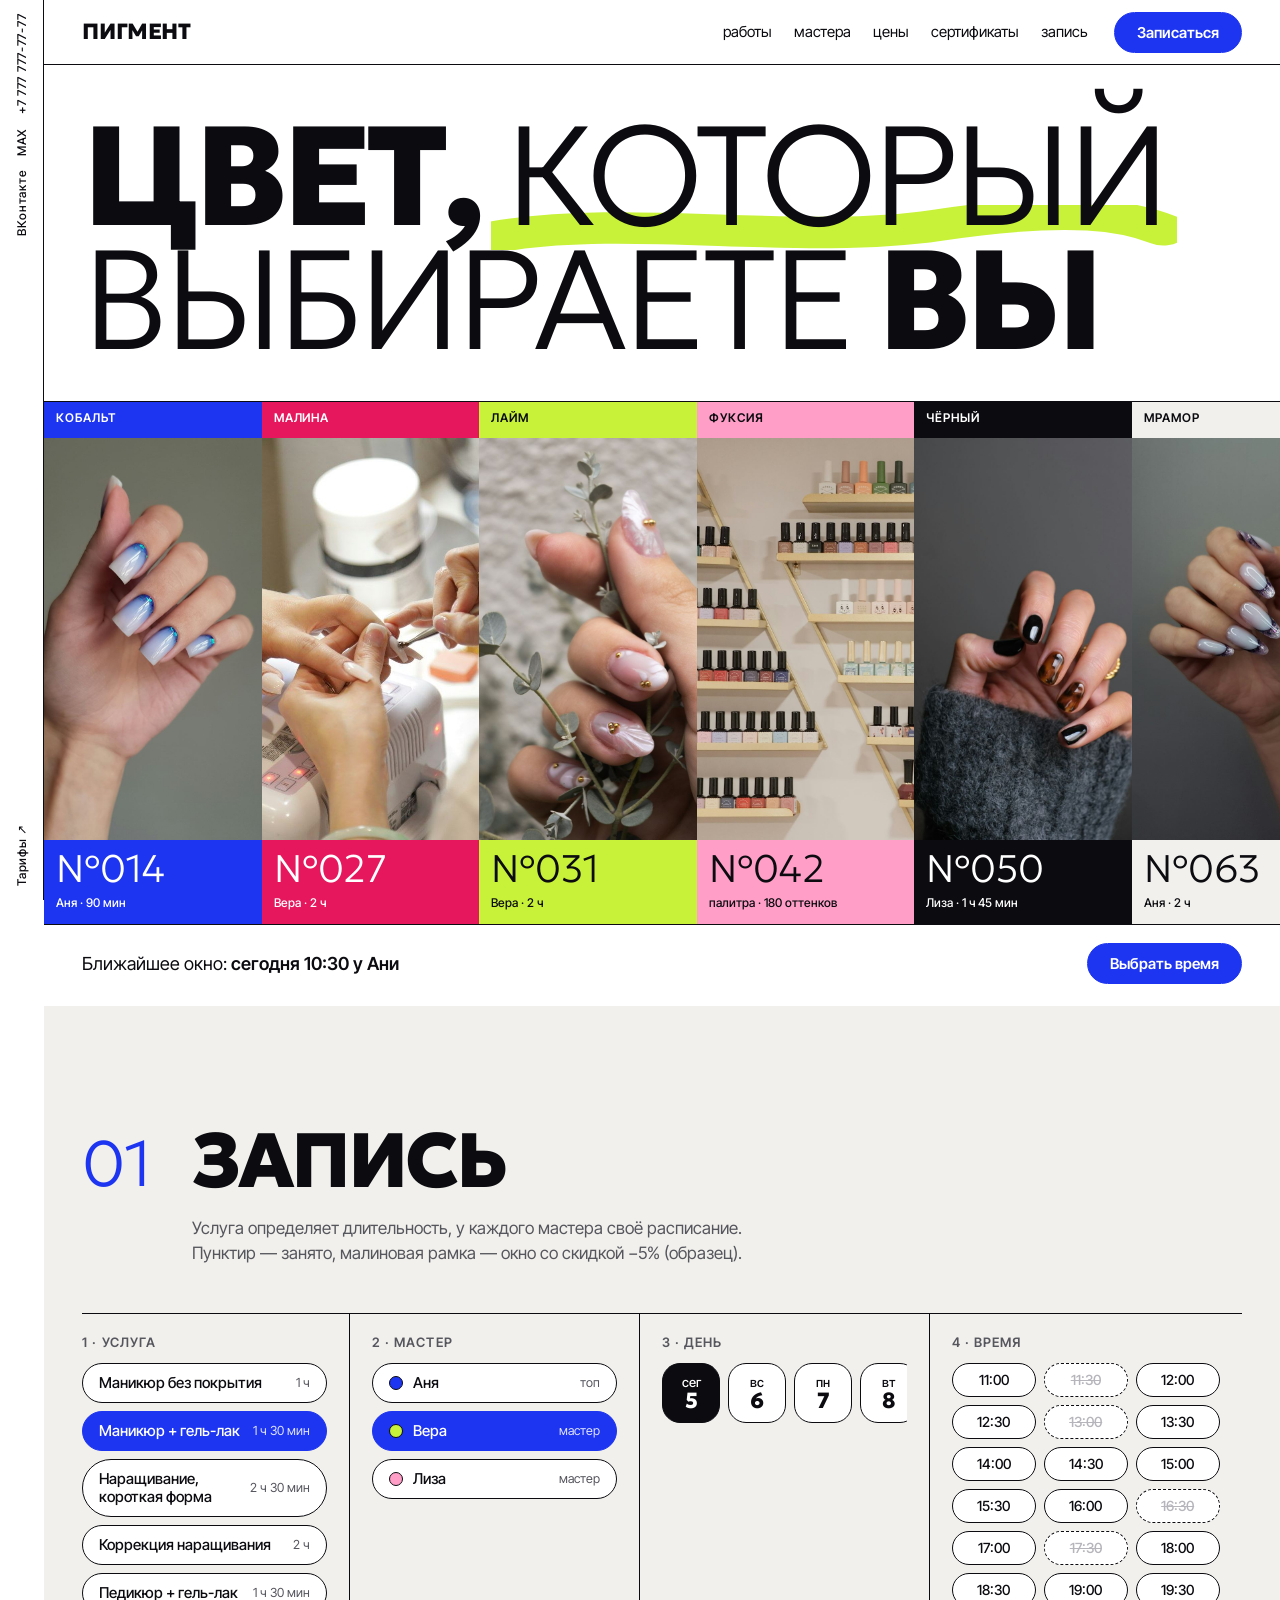
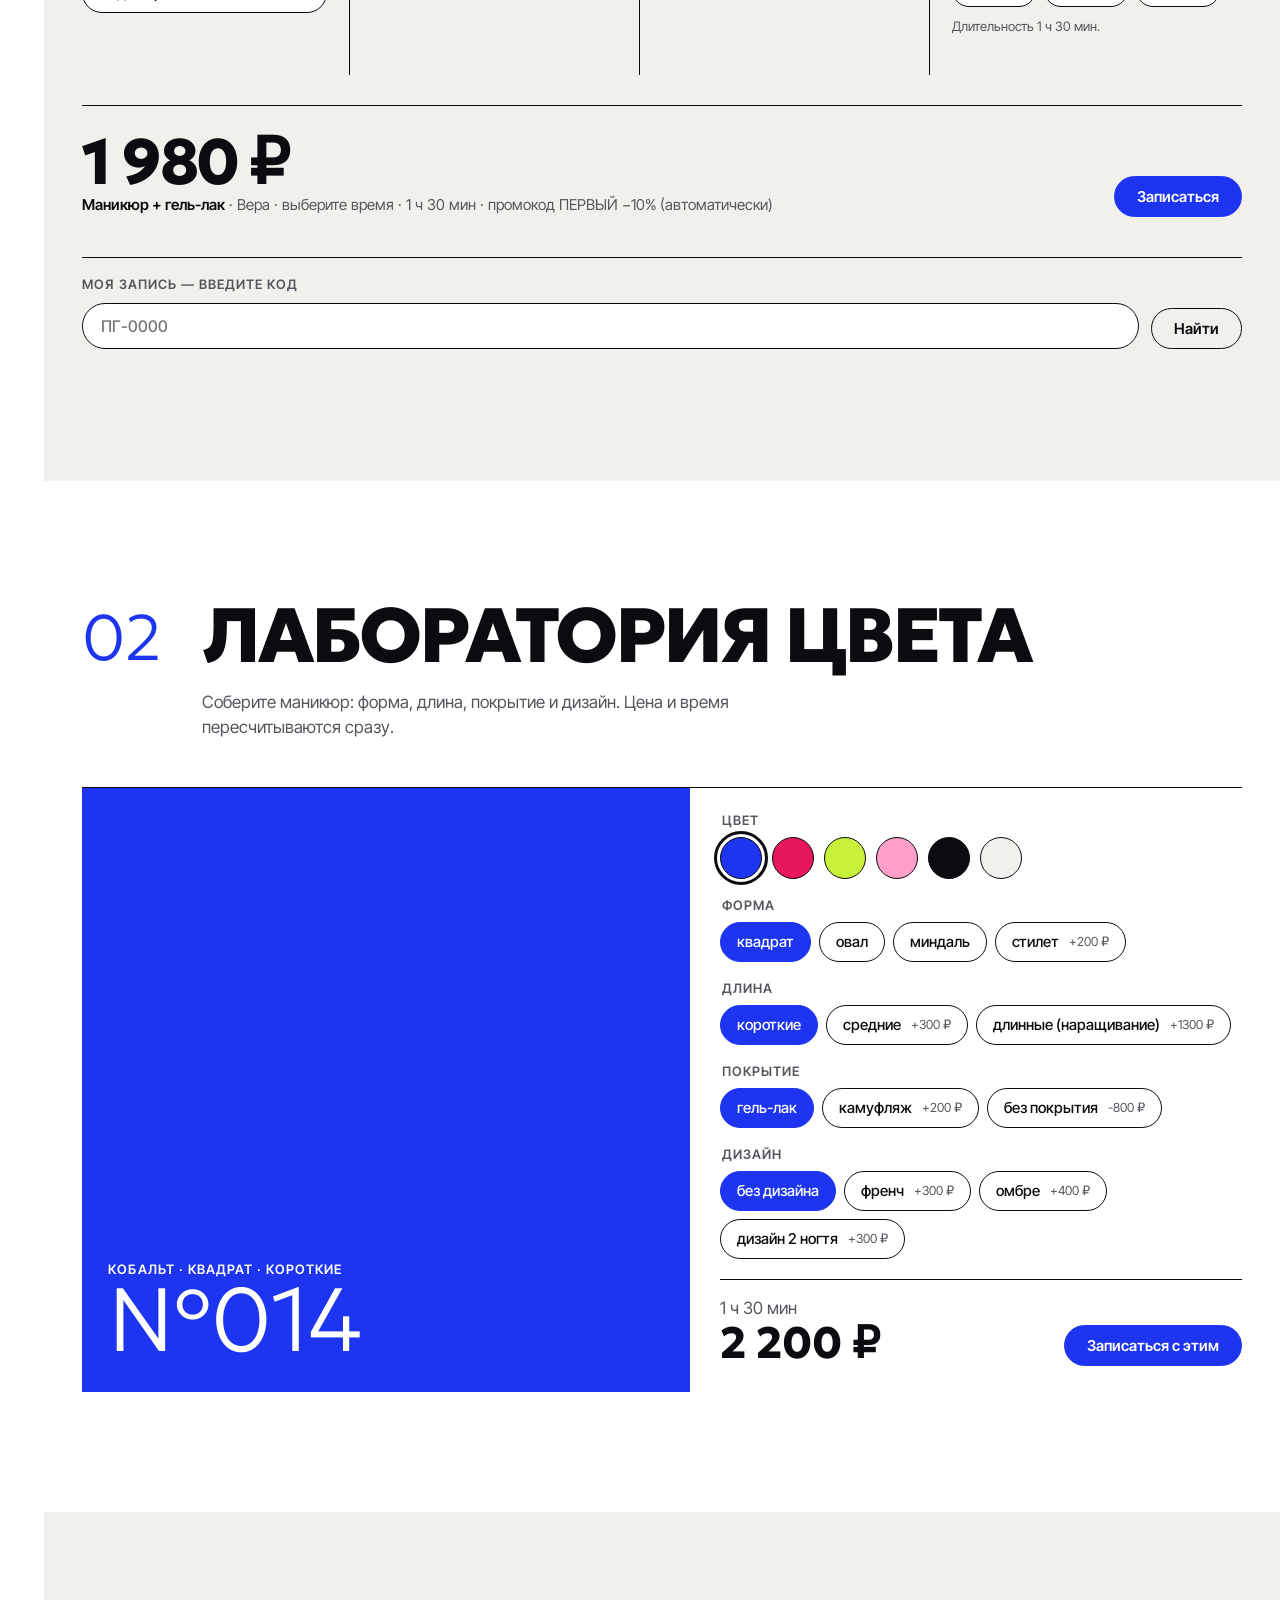
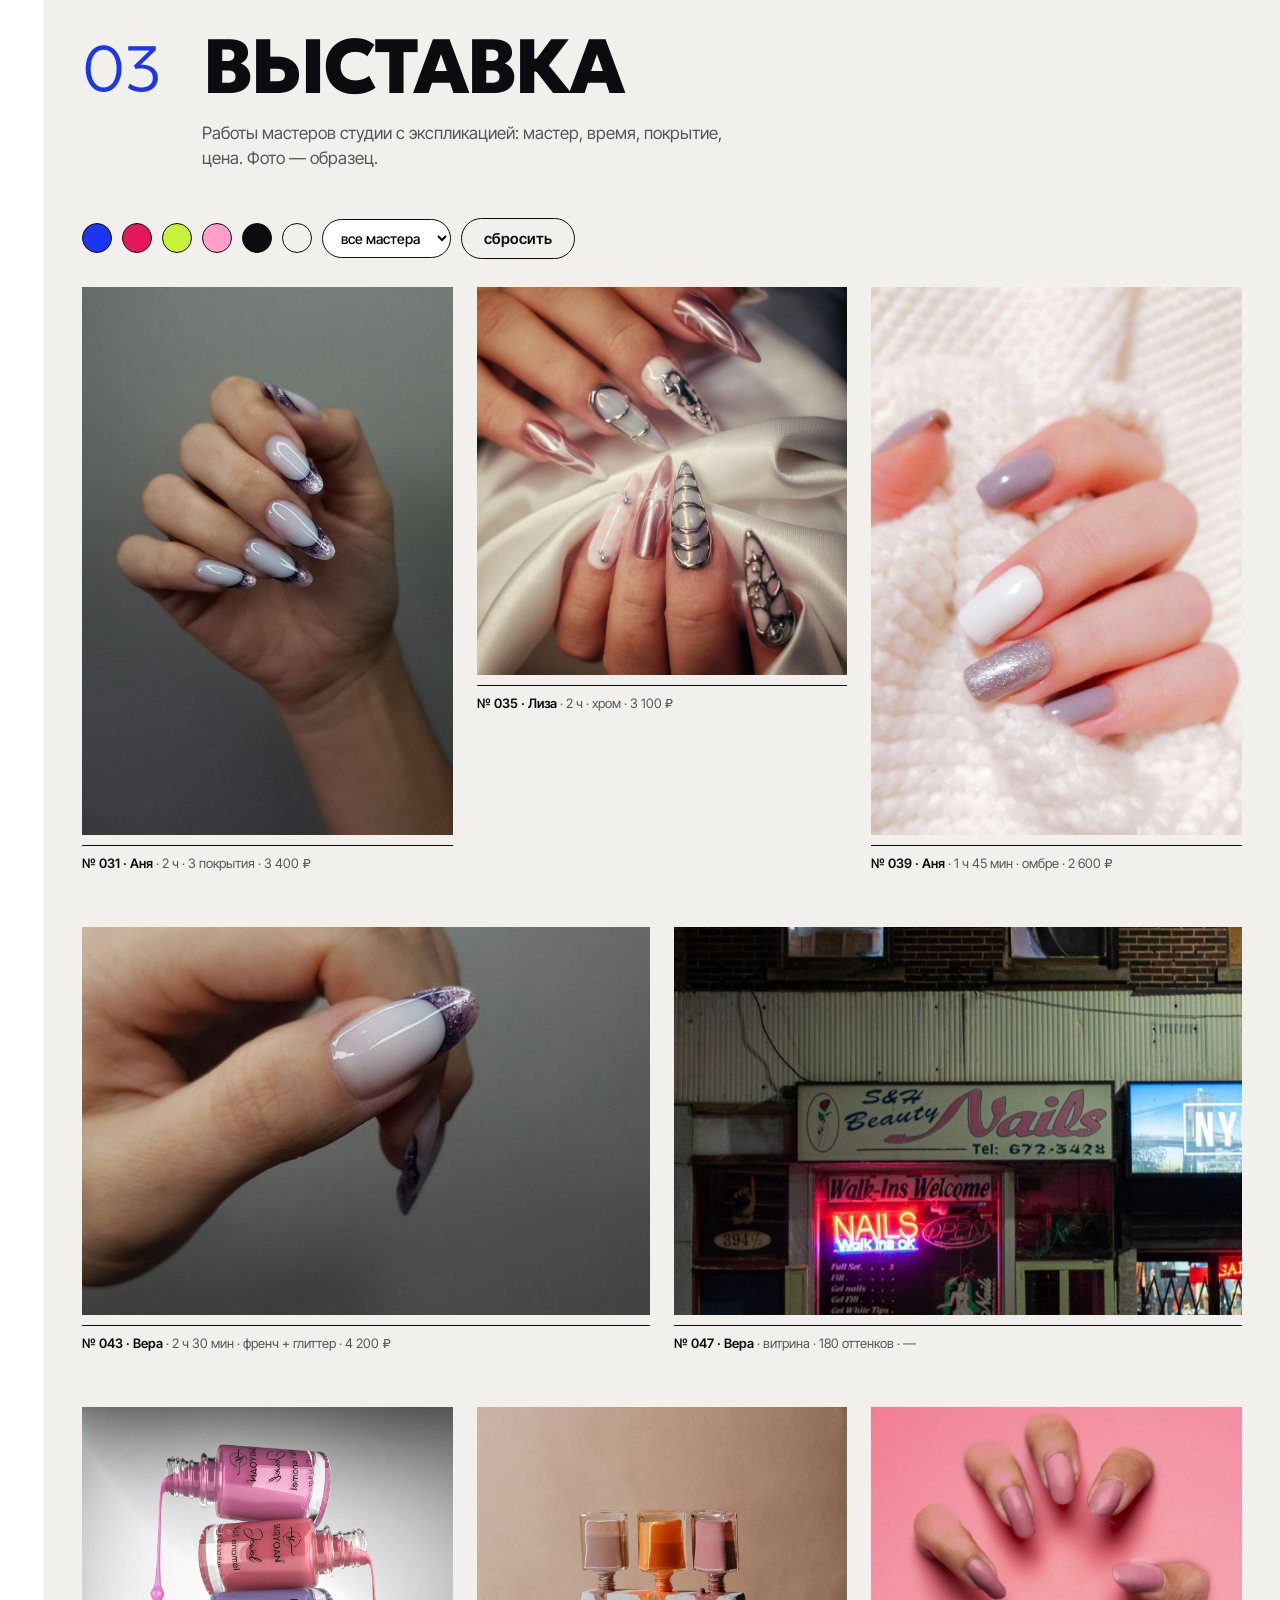
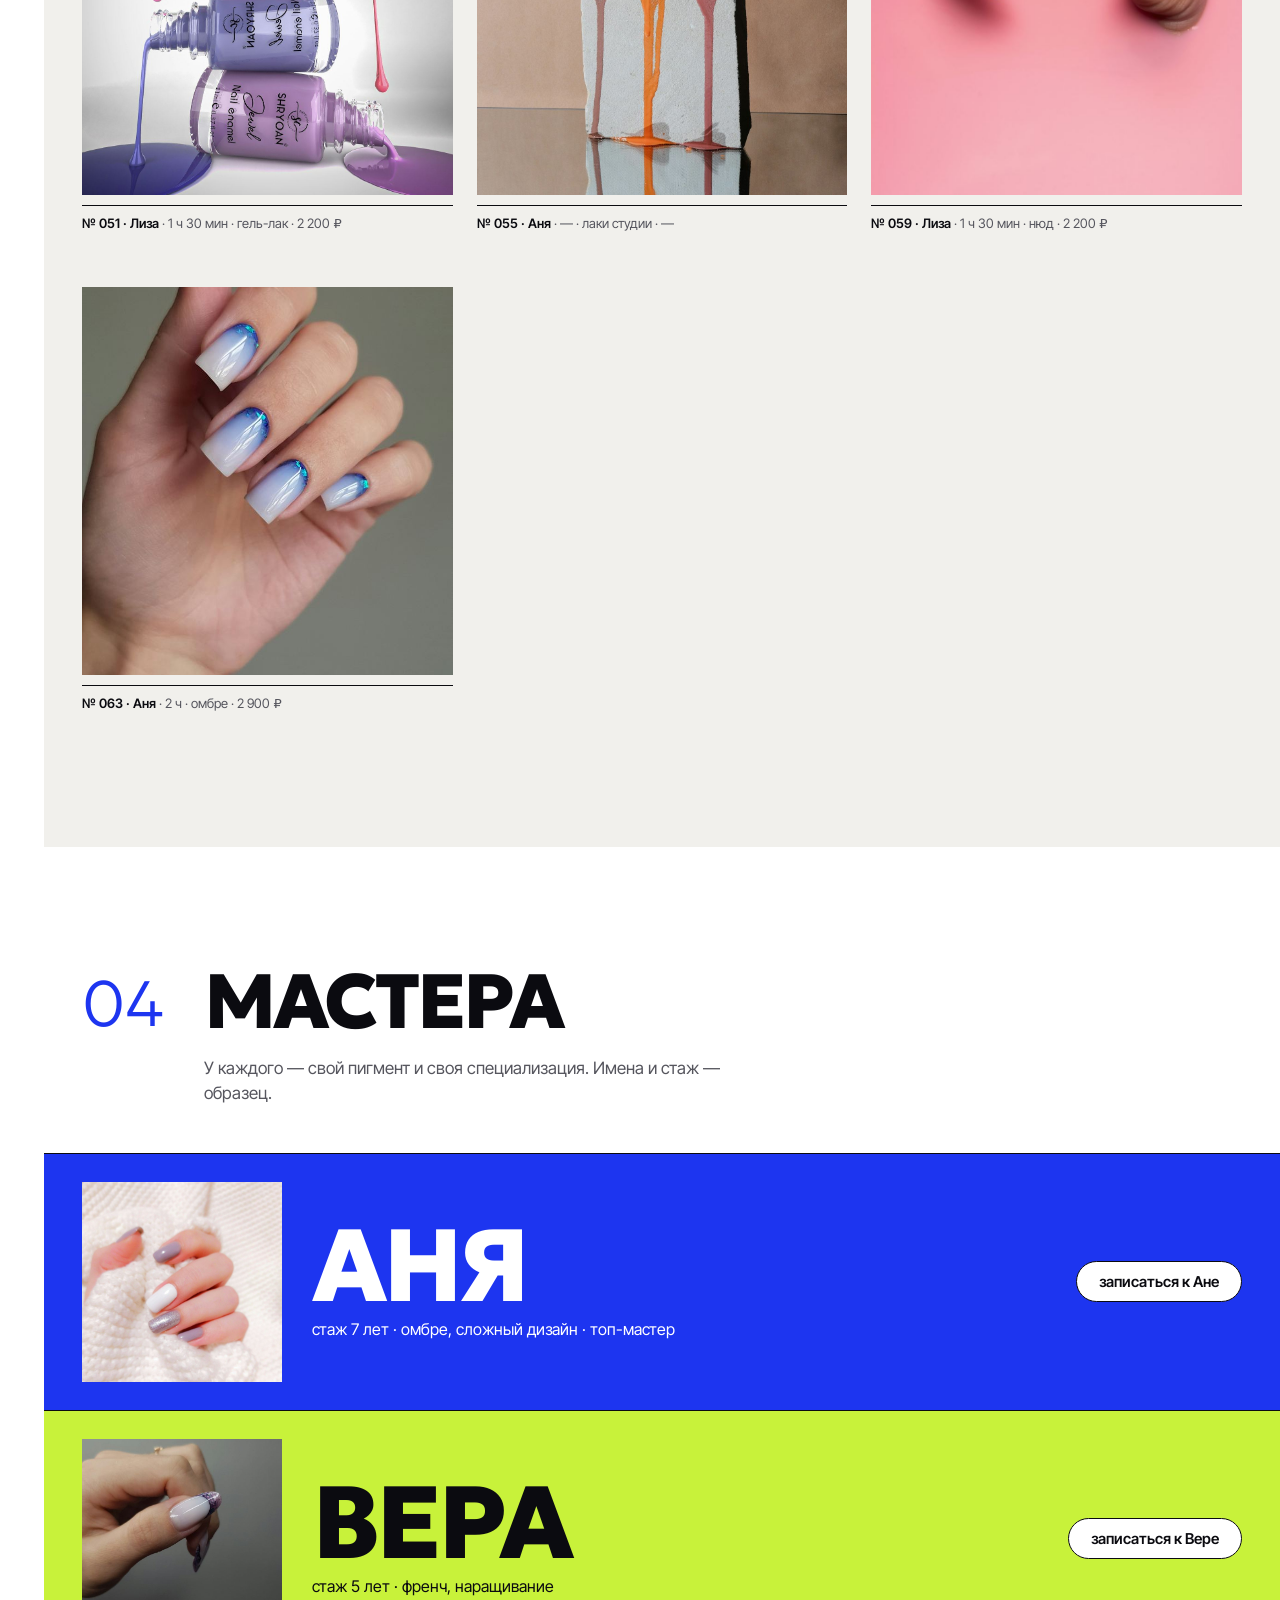
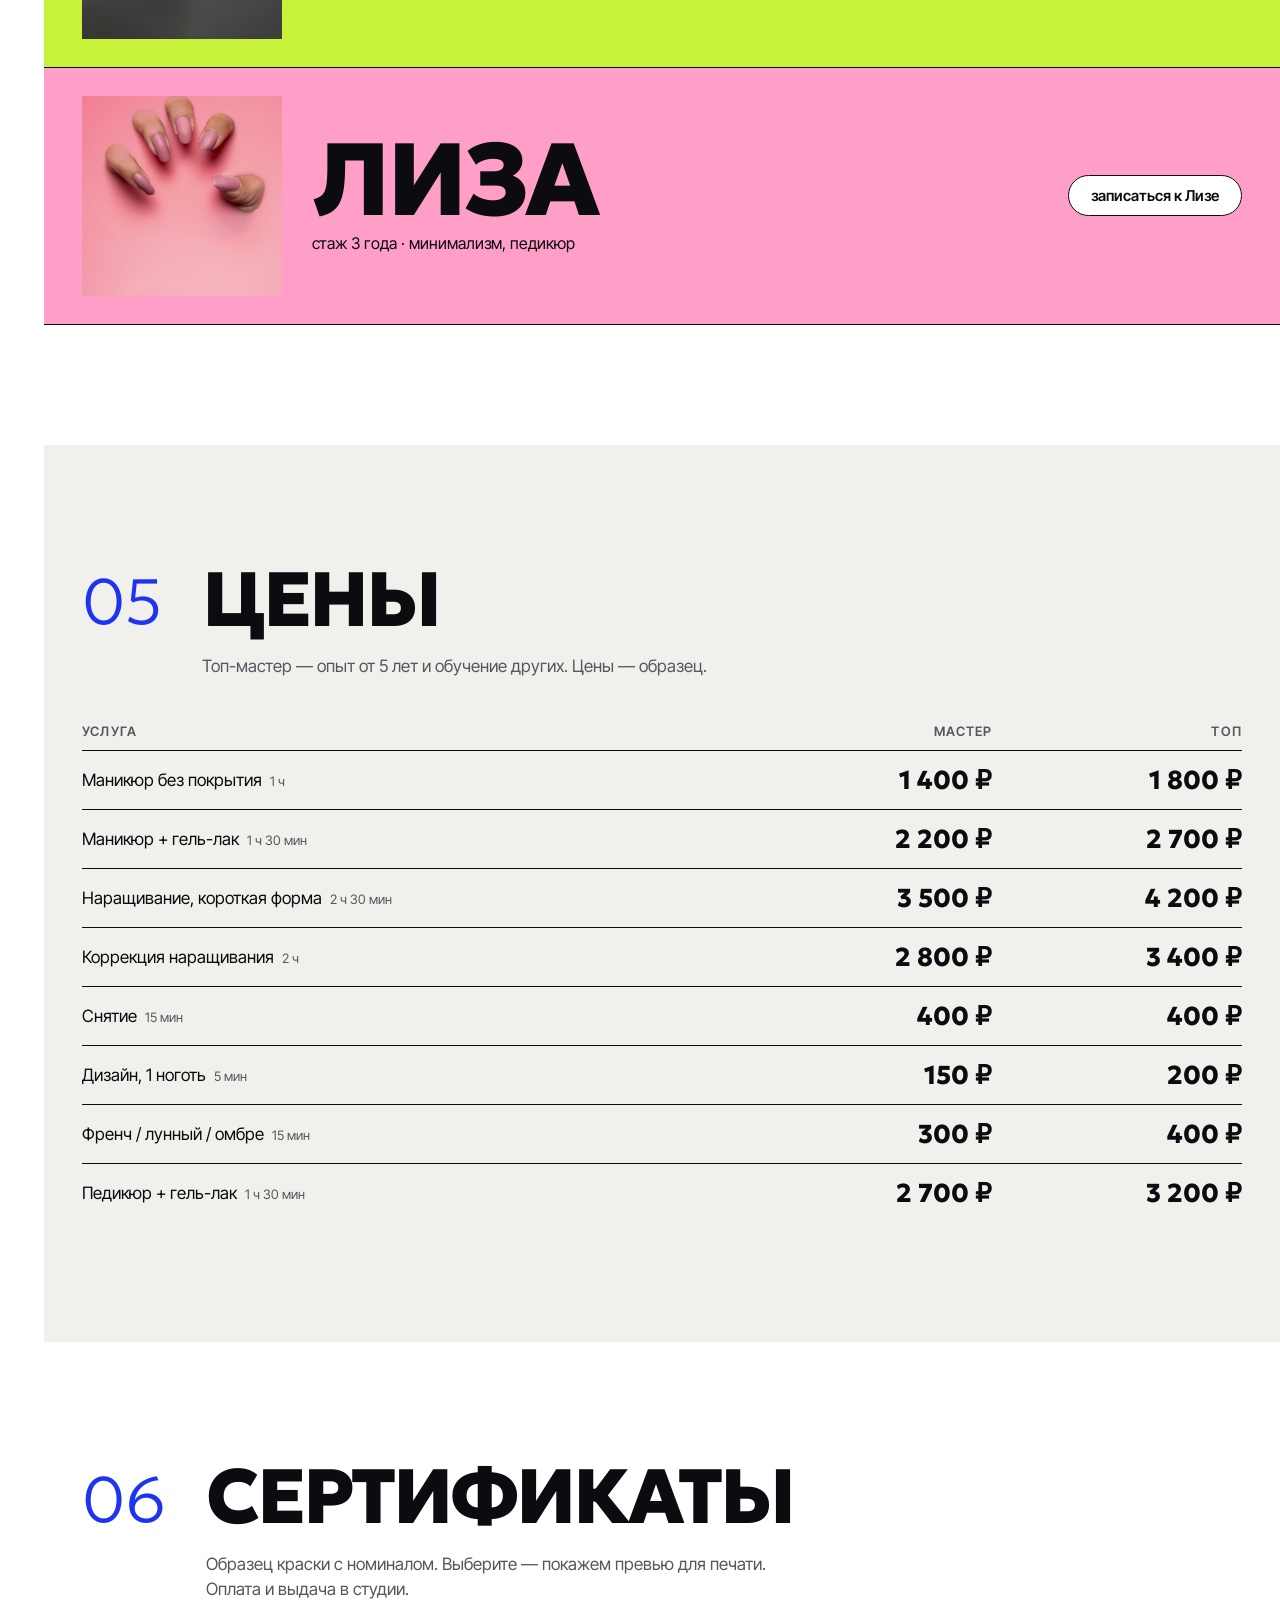
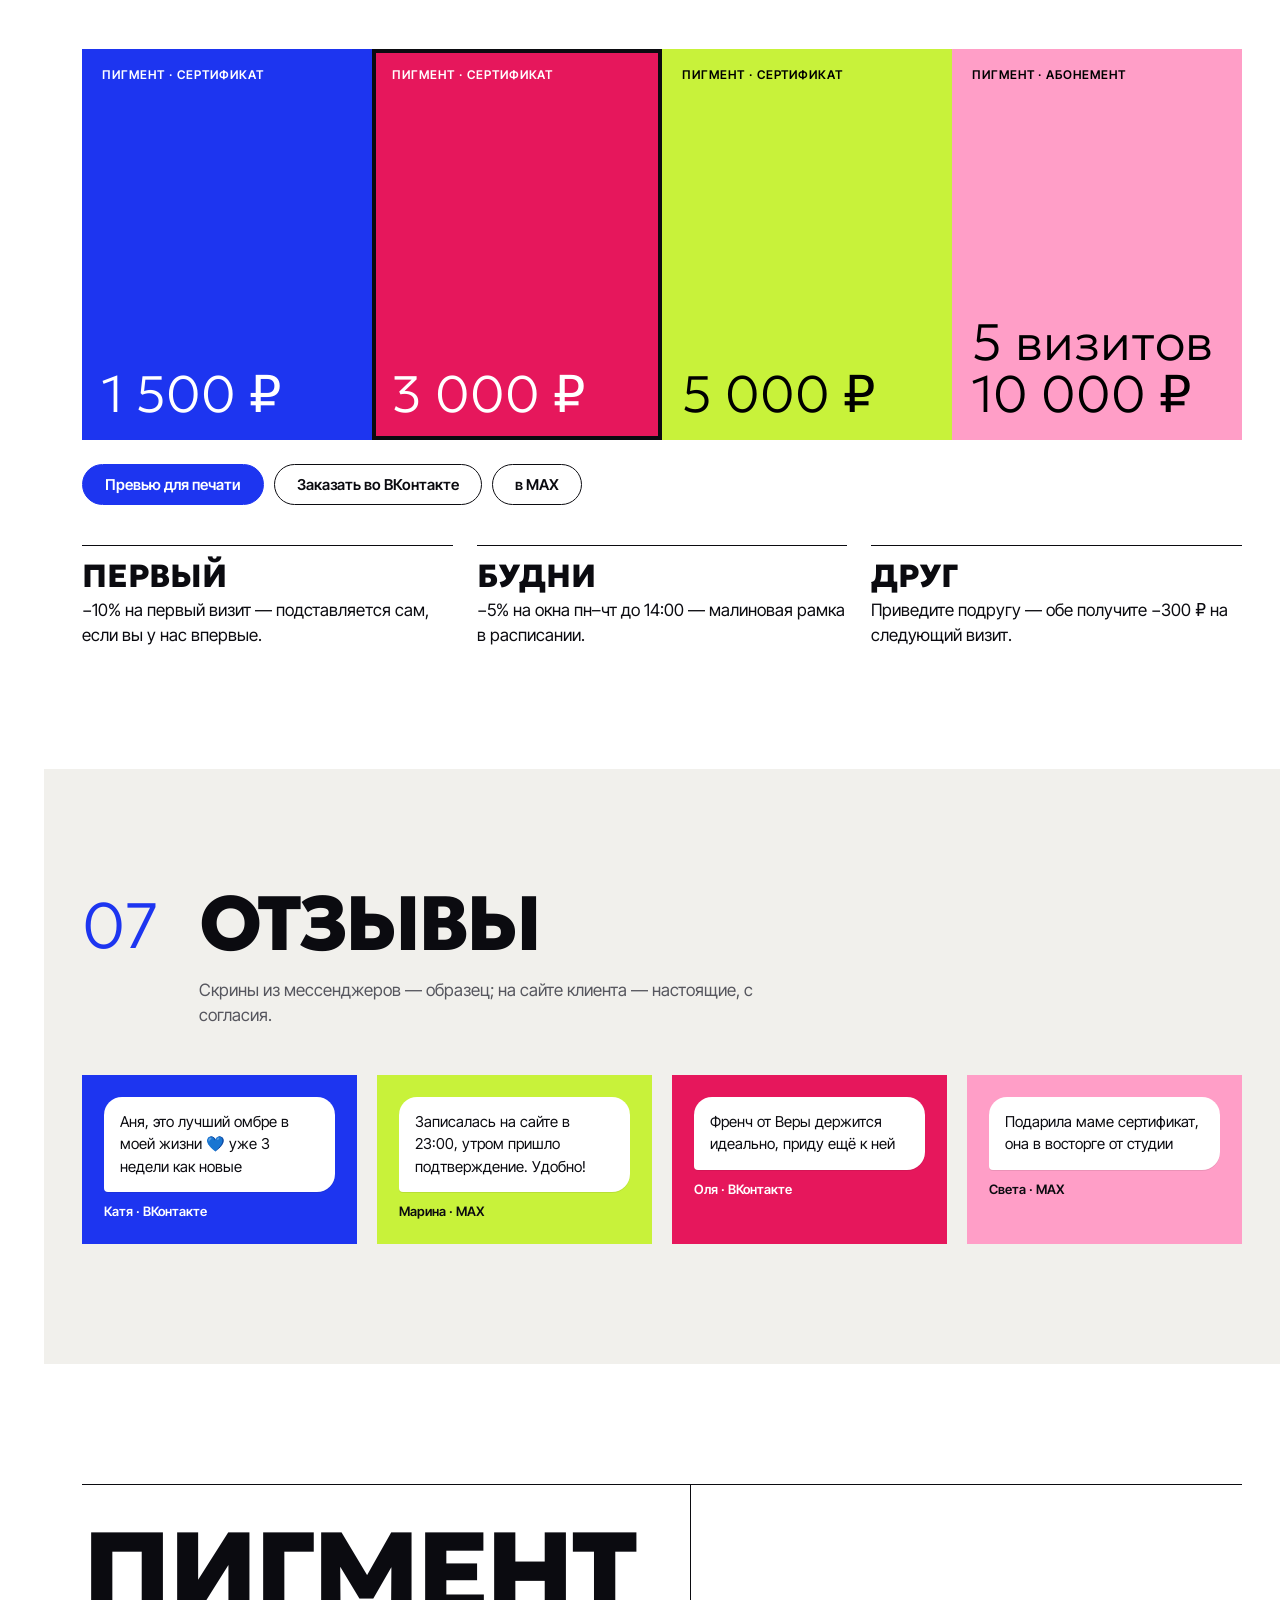
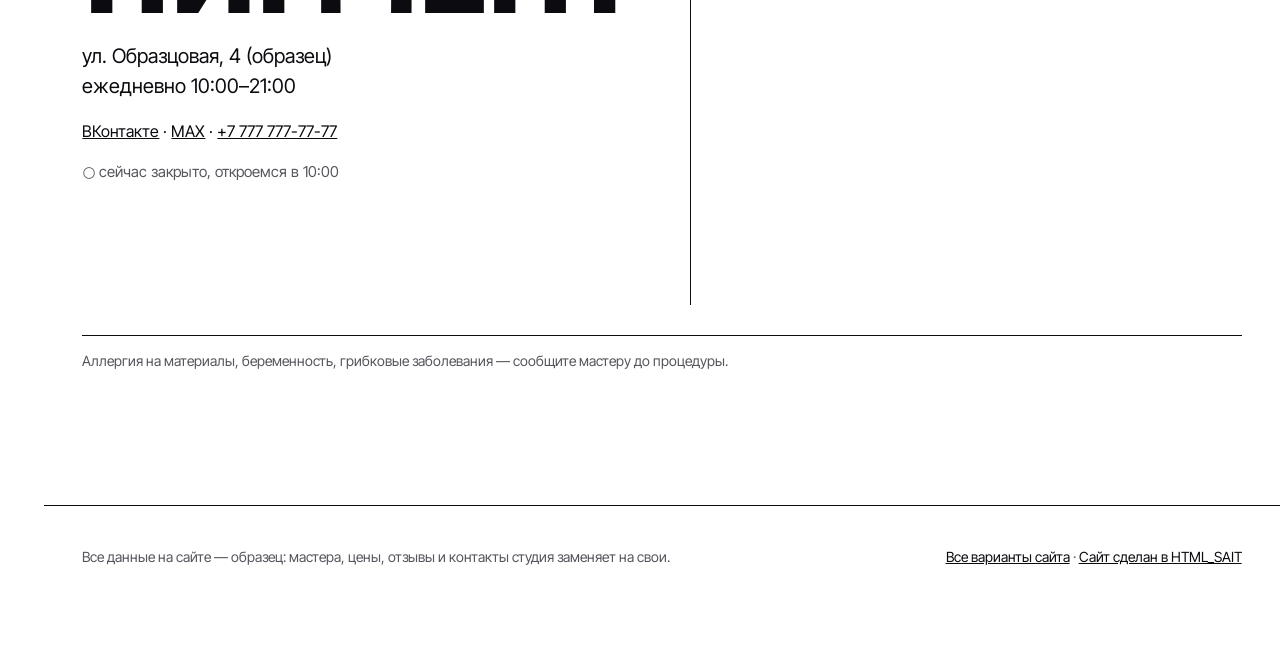
<file: 4-premium/index.html>
<!DOCTYPE html>
<html lang="ru">
<head>
<meta charset="UTF-8">
<meta name="viewport" content="width=device-width, initial-scale=1">
<meta name="robots" content="noindex, nofollow">
<title>Пигмент — ногтевая студия в Челябинске, онлайн-запись к мастеру</title>
<meta name="description" content="Ногтевая студия «Пигмент» в Челябинске: маникюр с гель-лаком от 2 200 ₽, наращивание, педикюр. Запись к мастеру на свободное время на сайте, сертификаты.">
<meta property="og:title" content="Пигмент — цвет, который выбираете вы">
<meta property="og:description" content="Ногтевая студия: запись к мастеру на слот, лаборатория цвета, работы мастеров.">
<meta property="og:image" content="img/1772322586702-73125782bd99.jpg">
<link rel="stylesheet" href="fonts/fonts.css">
<style>
:root{--bg:#FFFFFF;--bg2:#F1F0EC;--card:#FFFFFF;--ink:#0B0B10;--mute:#56565E;--acc:#1D35F0;--acc-ink:#FFFFFF;--line:#0B0B10;--rasp:#E6175C;--lime:#C8F23A;--pink:#FF9EC7}
*{box-sizing:border-box}
html{scroll-behavior:smooth}
body{margin:0;background:var(--bg);color:var(--ink);font:400 17px/1.5 'Inter Tight',system-ui,sans-serif;overflow-x:hidden}
a{color:inherit}
img{max-width:100%;display:block}
h1,h2,h3,.geo{font-family:Geologica,system-ui,sans-serif;letter-spacing:-.04em;margin:0}
:focus-visible{outline:3px solid var(--acc);outline-offset:3px}
.pg{padding-left:44px}
/* рельс слева */
.rail{position:fixed;left:0;top:0;bottom:0;width:44px;border-right:1px solid var(--line);background:var(--bg);z-index:45;display:flex;flex-direction:column;align-items:center;justify-content:space-between;padding:14px 0}
.rail .v{writing-mode:vertical-rl;transform:rotate(180deg);font-size:12px;font-weight:500;letter-spacing:.06em;white-space:nowrap;display:flex;gap:14px}
.rail a{text-decoration:none}
.rail a:hover{color:var(--acc)}
/* шапка */
.hd{position:sticky;top:0;z-index:40;background:rgba(255,255,255,.94);border-bottom:1px solid var(--line)}
.hd .in{display:flex;align-items:center;gap:26px;height:64px;padding:0 clamp(16px,3vw,40px)}
.logo{font:800 22px/1 Geologica,sans-serif;letter-spacing:-.02em;text-decoration:none;text-transform:uppercase}
.hd nav{display:flex;gap:22px;margin-left:auto;font-size:15px}
.hd nav a{text-decoration:none}
.hd nav a:hover{color:var(--acc)}
.pill{display:inline-flex;align-items:center;justify-content:center;gap:8px;border-radius:999px;padding:12px 22px;border:1px solid var(--ink);font:600 15px/1 'Inter Tight',sans-serif;text-decoration:none;cursor:pointer;
 background:linear-gradient(var(--acc),var(--acc)) no-repeat bottom/100% 0;color:var(--ink);transition:background-size .35s ease-out,color .35s}
.pill:hover,.pill.fill{background-size:100% 100%;color:var(--acc-ink);border-color:var(--acc)}
.pill.fill:hover{background-image:linear-gradient(var(--ink),var(--ink))}
/* hero */
.hero{padding:clamp(28px,4vw,50px) clamp(16px,3vw,40px) 0}
.hero h1{font-weight:800;font-size:clamp(48px,11vw,168px);line-height:.88;text-transform:uppercase}
.hero h1 span{font-weight:200}
.hero h1 .br{position:relative;display:inline-block}
.hero h1 .br svg{position:absolute;left:-2%;bottom:-.08em;width:104%;height:.32em;z-index:-1;color:var(--lime)}
.fan{display:flex;overflow-x:auto;scroll-snap-type:x mandatory;margin:clamp(24px,3vw,40px) calc(-1 * clamp(16px,3vw,40px)) 0;border-top:1px solid var(--line);border-bottom:1px solid var(--line);scrollbar-width:none}
.fan::-webkit-scrollbar{display:none}
.plate{flex:0 0 clamp(170px,17vw,240px);aspect-ratio:1/2.4;position:relative;scroll-snap-align:start;display:flex;flex-direction:column;overflow:hidden;color:var(--ink)}
.plate .nm{padding:10px 12px;font:600 12px/1 'Inter Tight',sans-serif;letter-spacing:.08em;text-transform:uppercase;height:36px}
.plate img{flex:1;min-height:0;width:100%;object-fit:cover}
.plate .no{padding:10px 12px 14px;font:200 clamp(28px,3vw,42px)/1 Geologica,sans-serif}
.plate .no small{display:block;font:500 12px/1.3 'Inter Tight',sans-serif;margin-top:6px}
.c-cob{background:var(--acc);color:#fff}.c-rasp{background:var(--rasp);color:#fff}.c-lime{background:var(--lime)}.c-pink{background:var(--pink)}.c-blk{background:var(--ink);color:#fff}.c-white{background:var(--bg2)}
.slotbar{display:flex;align-items:center;justify-content:space-between;gap:14px;flex-wrap:wrap;padding:18px 0 22px}
.slotbar p{margin:0;font-size:18px}.slotbar b{font-weight:600}
/* секции */
.sec{padding:120px clamp(16px,3vw,40px)}
.sec.g{background:var(--bg2)}
.sh{display:grid;grid-template-columns:auto 1fr;gap:20px 40px;align-items:end;margin-bottom:46px}
.sh .num{font:200 clamp(40px,5vw,72px)/1 Geologica,sans-serif;color:var(--acc)}
.sh h2{font-weight:800;font-size:clamp(40px,6vw,96px);line-height:.9;text-transform:uppercase}
.sh p{grid-column:2;margin:0;color:var(--mute);max-width:56ch}
/* запись */
.book{display:grid;grid-template-columns:repeat(4,1fr);gap:0;border-top:1px solid var(--line)}
.bstep{min-width:0;padding:22px 22px 26px 0;border-right:1px solid var(--line);margin-right:22px}
.bstep:last-child{border-right:0;margin-right:0}
.bstep h3{font:600 13px/1 'Inter Tight',sans-serif;letter-spacing:.08em;text-transform:uppercase;margin-bottom:14px;color:var(--mute)}
.opt{display:flex;flex-direction:column;gap:8px}
.chip{display:flex;justify-content:space-between;gap:10px;align-items:center;text-align:left;border:1px solid var(--line);border-radius:999px;background:var(--bg);padding:10px 16px;font:500 15px/1.2 'Inter Tight',sans-serif;cursor:pointer;color:var(--ink);transition:transform .15s}
.chip small{color:var(--mute);font-weight:400}
.chip[aria-pressed="true"]{background:var(--acc);color:#fff;border-color:var(--acc)}
.chip[aria-pressed="true"] small{color:#dfe3ff}
.chip:active{transform:scale(.94)}
.chip .sw{width:14px;height:14px;border-radius:50%;flex:none;border:1px solid var(--ink)}
.days{display:flex;gap:8px;overflow-x:auto;padding-bottom:6px}
.days button{flex:0 0 58px;border:1px solid var(--line);border-radius:18px;background:var(--bg);padding:10px 0;font:500 13px/1.25 'Inter Tight',sans-serif;cursor:pointer;color:var(--ink)}
.days button b{display:block;font:800 22px/1 Geologica,sans-serif}
.days button[aria-pressed="true"]{background:var(--ink);color:#fff}
.slots{display:grid;grid-template-columns:repeat(3,1fr);gap:8px;margin-top:14px}
.slots button{border:1px solid var(--line);border-radius:999px;background:var(--bg);padding:9px 0;font:500 14px/1 'Inter Tight',sans-serif;cursor:pointer;color:var(--ink)}
.slots button:disabled{border-style:dashed;color:#B5B5BB;text-decoration:line-through;cursor:not-allowed}
.slots button.d5{border-color:var(--rasp)}
.slots button[aria-pressed="true"]{background:var(--acc);color:#fff;border-color:var(--acc)}
.legend{font-size:13px;color:var(--mute);margin-top:10px}
.sum{margin-top:30px;border-top:1px solid var(--line);padding-top:24px;display:grid;grid-template-columns:1fr auto;gap:20px;align-items:end}
.sum .big{font:800 clamp(40px,5vw,72px)/1 Geologica,sans-serif;letter-spacing:-.04em}
.sum .ln{color:var(--mute);font-size:15px}
.sum .ln b{color:var(--ink)}
.sum .act{display:flex;gap:10px;flex-wrap:wrap;justify-content:flex-end}
.done{display:none;margin-top:26px;padding:28px;background:var(--lime)}
.done.on{display:block}
.done h3{font-weight:800;font-size:clamp(28px,3vw,44px)}
.done .code{font:200 clamp(44px,6vw,90px)/1 Geologica,sans-serif;letter-spacing:-.02em;margin:10px 0}
.done .act{display:flex;gap:10px;flex-wrap:wrap;margin-top:14px}
.my{margin-top:40px;display:grid;grid-template-columns:1fr auto;gap:12px;align-items:end;border-top:1px solid var(--line);padding-top:20px}
.my input{border:1px solid var(--line);border-radius:999px;padding:12px 18px;font:500 16px 'Inter Tight',sans-serif;width:100%}
.myres{grid-column:1/-1;font-size:15px}
/* модалка СБП */
dialog{border:1px solid var(--ink);padding:0;max-width:420px;width:92vw}
dialog::backdrop{background:rgba(11,11,16,.5)}
.dlg{padding:26px}
.dlg h3{font-weight:800;font-size:28px;margin-bottom:8px}
.qr{width:180px;height:180px;margin:16px auto;background:conic-gradient(var(--ink) 25%,#fff 0 50%,var(--ink) 0 75%,#fff 0) 0 0/24px 24px;border:10px solid #fff;outline:1px solid var(--ink)}
/* лаборатория */
.lab{display:grid;grid-template-columns:1.1fr 1fr;gap:0;border-top:1px solid var(--line)}
.swatch{min-height:520px;background:var(--acc);transition:background .5s;position:relative;display:flex;flex-direction:column;justify-content:flex-end;padding:26px;color:#fff}
.swatch .no{font:200 clamp(56px,7vw,110px)/1 Geologica,sans-serif}
.swatch .lbl{font:600 13px/1 'Inter Tight',sans-serif;letter-spacing:.08em;text-transform:uppercase}
.swatch.dark-ink{color:var(--ink)}
.labf{padding:26px 0 26px 30px}
.labf fieldset{border:0;padding:0;margin:0 0 20px}
.labf legend{font:600 13px/1 'Inter Tight',sans-serif;letter-spacing:.08em;text-transform:uppercase;color:var(--mute);margin-bottom:10px}
.row{display:flex;gap:8px;flex-wrap:wrap}
.row .chip{display:inline-flex}
.dots{display:flex;gap:10px;flex-wrap:wrap}
.dots button{width:42px;height:42px;border-radius:50%;border:1px solid var(--ink);cursor:pointer}
.dots button[aria-pressed="true"]{outline:3px solid var(--ink);outline-offset:3px}
.labtot{border-top:1px solid var(--line);padding-top:16px;display:flex;justify-content:space-between;align-items:end;gap:14px;flex-wrap:wrap}
.labtot b{font:800 44px/1 Geologica,sans-serif}
/* выставка */
.filt{display:flex;gap:10px;align-items:center;flex-wrap:wrap;margin-bottom:28px}
.filt .dots button{width:30px;height:30px}
.filt select{border:1px solid var(--line);border-radius:999px;padding:9px 14px;font:500 14px 'Inter Tight',sans-serif;background:var(--bg)}
.expo{display:grid;grid-template-columns:repeat(6,1fr);grid-auto-rows:120px;gap:40px 24px}
.work{margin:0;position:relative}
.work .fr{height:calc(100% - 52px);position:relative;overflow:hidden}
.work img{width:100%;height:100%;object-fit:cover;opacity:1;transition:opacity .6s .15s}
.js .work.hid img{opacity:0}
.work figcaption{border-top:1px solid var(--line);margin-top:10px;padding-top:8px;font-size:13px;color:var(--mute)}
.work figcaption b{color:var(--ink);font-weight:600}
.w1{grid-column:span 2;grid-row:span 4}.w2{grid-column:span 2;grid-row:span 3}.w3{grid-column:span 2;grid-row:span 4}.w4{grid-column:span 3;grid-row:span 3}.w5{grid-column:span 3;grid-row:span 3}.w6{grid-column:span 2;grid-row:span 3}
.work.off{display:none}
/* мастера */
.mstr{display:grid;grid-template-columns:200px 1fr auto;align-items:center;gap:30px;padding:28px clamp(16px,3vw,40px);border-top:1px solid var(--line)}
.mstr img{width:200px;aspect-ratio:1;object-fit:cover}
.mstr h3{font-weight:800;font-size:clamp(48px,8vw,128px);line-height:.85;text-transform:uppercase}
.mstr p{margin:8px 0 0;font-size:16px}
/* цены */
.ptab{width:100%;border-collapse:collapse}
.ptab th{text-align:right;font:600 13px/1 'Inter Tight',sans-serif;letter-spacing:.08em;text-transform:uppercase;color:var(--mute);padding:0 0 12px}
.ptab th:first-child{text-align:left}
.ptab td{border-top:1px solid var(--line);padding:16px 0;font-size:17px}
.ptab td.p{text-align:right;font:800 26px/1 Geologica,sans-serif;white-space:nowrap;padding-left:20px}
.ptab td small{color:var(--mute);font-size:13px;margin-left:8px}
/* сертификаты */
.certs{display:grid;grid-template-columns:repeat(4,1fr);gap:0}
.cert{aspect-ratio:1/1.35;padding:20px;display:flex;flex-direction:column;justify-content:space-between;cursor:pointer;border:0;text-align:left;font:inherit}
.cert b{font:200 clamp(36px,4vw,60px)/1 Geologica,sans-serif}
.cert span{font:600 12px/1 'Inter Tight',sans-serif;letter-spacing:.08em;text-transform:uppercase}
.cert[aria-pressed="true"]{outline:4px solid var(--ink);outline-offset:-4px}
.promo{display:grid;grid-template-columns:repeat(3,1fr);gap:24px;margin-top:40px}
.promo div{border-top:1px solid var(--line);padding-top:14px}
.promo b{font:800 32px/1 Geologica,sans-serif;display:block;margin-bottom:6px}
/* отзывы */
.wall{display:grid;grid-template-columns:repeat(4,1fr);gap:20px}
.shot{padding:22px}
.shot .bub{background:#fff;color:var(--ink);border-radius:18px 18px 18px 4px;padding:14px 16px;font-size:15px;box-shadow:0 1px 0 rgba(0,0,0,.08)}
.shot .who{margin-top:10px;font-size:13px;font-weight:600}
/* афиша */
.poster{display:grid;grid-template-columns:1.1fr 1fr;border-top:1px solid var(--line)}
.poster .t{padding:40px 30px 40px 0}
.poster .t h2{font-weight:800;font-size:clamp(56px,9vw,150px);line-height:.85;text-transform:uppercase}
.poster .t p{font-size:20px;margin:18px 0 0}
.poster iframe{width:100%;height:100%;min-height:420px;border:0;border-left:1px solid var(--line)}
.warn{font-size:14px;color:var(--mute);margin-top:30px;border-top:1px solid var(--line);padding-top:14px}
footer{padding:40px clamp(16px,3vw,40px) 100px;border-top:1px solid var(--line);display:flex;justify-content:space-between;gap:20px;flex-wrap:wrap;font-size:14px;color:var(--mute)}
footer a{color:var(--ink)}
/* моб строка записи */
.mbar{display:none}
.toast{position:fixed;left:50%;bottom:90px;transform:translateX(-50%);background:var(--lime);border:1px solid var(--ink);padding:12px 16px;font-size:14px;max-width:min(92vw,440px);z-index:80;display:none}
.toast.on{display:block}
.toast textarea{width:100%;margin-top:8px;font:inherit;border:1px solid var(--ink);padding:8px;min-height:80px}
@media(prefers-reduced-motion:reduce){.pill,.swatch,.work img,.chip{transition:none}.js .work.hid img{opacity:1}html{scroll-behavior:auto}}
@media(max-width:1100px){.book{grid-template-columns:1fr 1fr}.bstep:nth-child(2){border-right:0;margin-right:0}.bstep{border-bottom:1px solid var(--line)}
 .lab,.poster{grid-template-columns:1fr}.labf{padding:26px 0}.swatch{min-height:300px}.poster iframe{border-left:0;border-top:1px solid var(--line)}
 .wall{grid-template-columns:1fr 1fr}.certs{grid-template-columns:1fr 1fr}.expo{grid-template-columns:repeat(4,1fr)}.w1,.w2,.w3,.w6{grid-column:span 2}.w4,.w5{grid-column:span 2}}
@media(max-width:820px){.pg{padding-left:0}.rail{display:none}.hd nav{display:none}
 .book{grid-template-columns:1fr}.bstep{border-right:0;margin-right:0;padding-right:0}
 .sh{grid-template-columns:1fr}.sh p{grid-column:1}
 .mstr{grid-template-columns:90px 1fr}.mstr img{width:90px}.mstr .pill{grid-column:1/-1;justify-self:start}
 .promo{grid-template-columns:1fr}.sum{grid-template-columns:1fr}.sum .act{justify-content:flex-start}
 .expo{grid-template-columns:1fr 1fr;grid-auto-rows:110px;gap:30px 14px}.w1,.w2,.w3,.w4,.w5,.w6{grid-column:span 1;grid-row:span 3}
 .mbar{display:flex;position:fixed;left:0;right:0;bottom:0;z-index:50;background:var(--bg);border-top:1px solid var(--line);align-items:center;gap:8px;padding:10px 12px}
 .mbar span{flex:1;font-size:13px}.mbar span b{display:block;font-size:15px}
 .mbar a{font:600 13px/1 'Inter Tight',sans-serif;text-decoration:none;padding:10px 12px;border:1px solid var(--ink);border-radius:999px}
 .mbar a.go{background:var(--acc);color:#fff;border-color:var(--acc)}
 .sec{padding:72px 16px}}
@media(max-width:520px){.wall{grid-template-columns:1fr}.certs{grid-template-columns:1fr 1fr}.slots{grid-template-columns:repeat(3,1fr)}}
</style>
</head>
<body class="pg">
<aside class="rail" aria-label="Контакты"><span class="v"><a href="https://vk.me/" target="_blank" rel="noopener" data-msg="Здравствуйте! Хочу записаться в «Пигмент».">ВКонтакте</a><a href="https://max.ru/" target="_blank" rel="noopener" data-msg="Здравствуйте! Хочу записаться в «Пигмент».">MAX</a><a href="tel:+77777777777">+7 777 777-77-77</a></span><span class="v"><a href="../index.html">Тарифы ↗</a></span></aside>
<header class="hd"><div class="in">
  <a class="logo" href="#top">Пигмент</a>
  <nav aria-label="Разделы"><a href="#works">работы</a><a href="#masters">мастера</a><a href="#prices">цены</a><a href="#certs">сертификаты</a><a href="#book">запись</a></nav>
  <a class="pill fill" href="#book">Записаться</a>
</div></header>

<main id="top">
<section class="hero">
  <h1>Цвет, <span class="br">который<svg viewBox="0 0 200 20" preserveAspectRatio="none" aria-hidden="true"><path d="M2 14C40 4 90 18 130 9s56-4 66 2" stroke="currentColor" stroke-width="14" fill="none" stroke-linecap="round"/></svg></span><br><span>выбираете</span> вы</h1>
  <div class="fan" aria-label="Работы студии по цветам">
    <div class="plate c-cob"><span class="nm">кобальт</span><img src="img/1772322586702-73125782bd99.jpg" alt="Сине-белое омбре на ногтях" width="400" height="700" fetchpriority="high"><div class="no">№014<small>Аня · 90 мин</small></div></div>
    <div class="plate c-rasp"><span class="nm">малина</span><img src="img/1632345031435-8727f6897d53.jpg" alt="Мастер делает маникюр" width="400" height="700"><div class="no">№027<small>Вера · 2 ч</small></div></div>
    <div class="plate c-lime"><span class="nm">лайм</span><img src="img/1769687209448-025548dfca8b.jpg" alt="Ногти с орнаментальным дизайном" width="400" height="700"><div class="no">№031<small>Вера · 2 ч</small></div></div>
    <div class="plate c-pink"><span class="nm">фуксия</span><img src="img/1619607146034-5a05296c8f9a.jpg" alt="Ряды лаков на полках" width="400" height="700"><div class="no">№042<small>палитра · 180 оттенков</small></div></div>
    <div class="plate c-blk"><span class="nm">чёрный</span><img src="img/1604654894610-df63bc536371.jpg" alt="Чёрный маникюр с черепаховым дизайном" width="400" height="700"><div class="no">№050<small>Лиза · 1 ч 45 мин</small></div></div>
    <div class="plate c-white"><span class="nm">мрамор</span><img src="img/1772322586785-3a34772cbc61.jpg" alt="Белые ногти с дизайном" width="400" height="700"><div class="no">№063<small>Аня · 2 ч</small></div></div>
    <div class="plate c-cob"><span class="nm">металл</span><img src="img/1777287216954-2b4b22bb6bf2.jpg" alt="Металлический маникюр" width="400" height="700"><div class="no">№071<small>Лиза · 2 ч</small></div></div>
  </div>
  <div class="slotbar"><p>Ближайшее окно: <b id="near">сегодня 16:30 у Веры</b></p><a class="pill fill" href="#book">Выбрать время</a></div>
</section>

<section class="sec g" id="book">
  <div class="sh"><span class="num">01</span><h2>Запись</h2><p>Услуга определяет длительность, у каждого мастера своё расписание. Пунктир — занято, малиновая рамка — окно со скидкой −5% (образец).</p></div>
  <div class="book">
    <div class="bstep"><h3>1 · Услуга</h3><div class="opt" id="b-srv"></div></div>
    <div class="bstep"><h3>2 · Мастер</h3><div class="opt" id="b-mst"></div></div>
    <div class="bstep"><h3>3 · День</h3><div class="days" id="b-day"></div></div>
    <div class="bstep"><h3>4 · Время</h3><div class="slots" id="b-slot"></div><p class="legend" id="b-leg"></p></div>
  </div>
  <div class="sum">
    <div><div class="big" id="b-sum">—</div><div class="ln" id="b-ln">Выберите услугу, мастера, день и время.</div></div>
    <div class="act"><button class="pill fill" type="button" id="b-go">Записаться</button></div>
  </div>
  <div class="done" id="done" role="status" aria-live="polite">
    <h3>Вы записаны (образец)</h3><div class="code" id="d-code">ПГ-0000</div><p id="d-txt" style="margin:0"></p>
    <div class="act"><button class="pill" type="button" id="d-ics">В календарь (.ics)</button><a class="pill" href="https://vk.me/" data-bk="1" target="_blank" rel="noopener">Отправить во ВКонтакте</a><a class="pill" href="https://max.ru/" data-bk="1" target="_blank" rel="noopener">в MAX</a><button class="pill" type="button" id="d-pay">Предоплата по СБП</button></div>
  </div>
  <div class="my"><label for="my-c" style="grid-column:1/-1;font:600 13px/1 'Inter Tight',sans-serif;letter-spacing:.08em;text-transform:uppercase;color:var(--mute)">Моя запись — введите код</label><input id="my-c" placeholder="ПГ-0000"><button class="pill" type="button" id="my-go">Найти</button><div class="myres" id="my-r"></div></div>
</section>

<dialog id="pay"><div class="dlg"><h3>Предоплата 500 ₽</h3><p style="margin:0;color:var(--mute)">Образец окна оплаты по СБП. На демо-сайте ничего не списывается. Можно оплатить и на месте.</p><div class="qr" aria-label="Образец QR-кода"></div><div style="display:flex;gap:10px;justify-content:center"><button class="pill fill" type="button" id="pay-ok">Понятно</button></div></div></dialog>

<section class="sec" id="lab">
  <div class="sh"><span class="num">02</span><h2>Лаборатория цвета</h2><p>Соберите маникюр: форма, длина, покрытие и дизайн. Цена и время пересчитываются сразу.</p></div>
  <div class="lab">
    <div class="swatch" id="sw"><span class="lbl" id="sw-l">кобальт</span><div class="no" id="sw-n">№014</div></div>
    <div class="labf">
      <fieldset><legend>Цвет</legend><div class="dots" id="l-col"></div></fieldset>
      <fieldset><legend>Форма</legend><div class="row" id="l-form"></div></fieldset>
      <fieldset><legend>Длина</legend><div class="row" id="l-len"></div></fieldset>
      <fieldset><legend>Покрытие</legend><div class="row" id="l-cov"></div></fieldset>
      <fieldset><legend>Дизайн</legend><div class="row" id="l-des"></div></fieldset>
      <div class="labtot"><div><span class="ln" id="l-time" style="color:var(--mute)">1 ч 30 мин</span><br><b id="l-sum">2 200 ₽</b></div><button class="pill fill" type="button" id="l-go">Записаться с этим</button></div>
    </div>
  </div>
</section>

<section class="sec g" id="works">
  <div class="sh"><span class="num">03</span><h2>Выставка</h2><p>Работы мастеров студии с экспликацией: мастер, время, покрытие, цена. Фото — образец.</p></div>
  <div class="filt"><div class="dots" id="w-col"></div><select id="w-m" aria-label="Мастер"><option value="">все мастера</option><option>Аня</option><option>Вера</option><option>Лиза</option></select><button class="pill" type="button" id="w-all">сбросить</button></div>
  <div class="expo" id="expo"></div>
</section>

<section class="sec" id="masters" style="padding-left:0;padding-right:0">
  <div class="sh" style="padding:0 clamp(16px,3vw,40px)"><span class="num">04</span><h2>Мастера</h2><p>У каждого — свой пигмент и своя специализация. Имена и стаж — образец.</p></div>
  <div class="mstr c-cob"><img src="img/1607779097040-26e80aa78e66.jpg" alt="Работа мастера Ани" loading="lazy" width="200" height="200"><div><h3>Аня</h3><p>стаж 7 лет · омбре, сложный дизайн · топ-мастер</p></div><a class="pill" href="#book" data-m="Аня" style="background-color:#fff">записаться к Ане</a></div>
  <div class="mstr c-lime"><img src="img/1772322586754-34c9e6f5be6f.jpg" alt="Работа мастера Веры" loading="lazy" width="200" height="200"><div><h3>Вера</h3><p>стаж 5 лет · френч, наращивание</p></div><a class="pill" href="#book" data-m="Вера" style="background-color:#fff">записаться к Вере</a></div>
  <div class="mstr c-pink" style="border-bottom:1px solid var(--line)"><img src="img/1604902396830-aca29e19b067.jpg" alt="Работа мастера Лизы" loading="lazy" width="200" height="200"><div><h3>Лиза</h3><p>стаж 3 года · минимализм, педикюр</p></div><a class="pill" href="#book" data-m="Лиза" style="background-color:#fff">записаться к Лизе</a></div>
</section>

<section class="sec g" id="prices">
  <div class="sh"><span class="num">05</span><h2>Цены</h2><p>Топ-мастер — опыт от 5 лет и обучение других. Цены — образец.</p></div>
  <table class="ptab"><thead><tr><th>услуга</th><th>мастер</th><th>топ</th></tr></thead><tbody id="ptab"></tbody></table>
</section>

<section class="sec" id="certs">
  <div class="sh"><span class="num">06</span><h2>Сертификаты</h2><p>Образец краски с номиналом. Выберите — покажем превью для печати. Оплата и выдача в студии.</p></div>
  <div class="certs" role="group" aria-label="Номинал сертификата">
    <button type="button" class="cert c-cob" data-n="1500" aria-pressed="false"><span>пигмент · сертификат</span><b>1 500 ₽</b></button>
    <button type="button" class="cert c-rasp" data-n="3000" aria-pressed="true"><span>пигмент · сертификат</span><b>3 000 ₽</b></button>
    <button type="button" class="cert c-lime" data-n="5000" aria-pressed="false"><span>пигмент · сертификат</span><b>5 000 ₽</b></button>
    <button type="button" class="cert c-pink" data-n="10000" aria-pressed="false"><span>пигмент · абонемент</span><b>5 визитов<br>10 000 ₽</b></button>
  </div>
  <div style="display:flex;gap:10px;flex-wrap:wrap;margin-top:24px"><button class="pill fill" type="button" id="c-print">Превью для печати</button><a class="pill" href="https://vk.me/" data-cert="1" target="_blank" rel="noopener">Заказать во ВКонтакте</a><a class="pill" href="https://max.ru/" data-cert="1" target="_blank" rel="noopener">в MAX</a></div>
  <div class="promo">
    <div><b>ПЕРВЫЙ</b>−10% на первый визит — подставляется сам, если вы у нас впервые.</div>
    <div><b>БУДНИ</b>−5% на окна пн–чт до 14:00 — малиновая рамка в расписании.</div>
    <div><b>ДРУГ</b>Приведите подругу — обе получите −300 ₽ на следующий визит.</div>
  </div>
</section>

<section class="sec g">
  <div class="sh"><span class="num">07</span><h2>Отзывы</h2><p>Скрины из мессенджеров — образец; на сайте клиента — настоящие, с согласия.</p></div>
  <div class="wall">
    <div class="shot c-cob"><div class="bub">Аня, это лучший омбре в моей жизни 💙 уже 3 недели как новые</div><div class="who">Катя · ВКонтакте</div></div>
    <div class="shot c-lime"><div class="bub">Записалась на сайте в 23:00, утром пришло подтверждение. Удобно!</div><div class="who">Марина · MAX</div></div>
    <div class="shot c-rasp"><div class="bub">Френч от Веры держится идеально, приду ещё к ней</div><div class="who">Оля · ВКонтакте</div></div>
    <div class="shot c-pink"><div class="bub">Подарила маме сертификат, она в восторге от студии</div><div class="who">Света · MAX</div></div>
  </div>
</section>

<section class="sec" id="contacts">
  <div class="poster">
    <div class="t"><h2>Пигмент</h2><p>ул. Образцовая, 4 (образец)<br>ежедневно 10:00–21:00</p><p style="font-size:16px"><a href="https://vk.me/" target="_blank" rel="noopener" data-msg="Здравствуйте! Хочу записаться в «Пигмент».">ВКонтакте</a> · <a href="https://max.ru/" target="_blank" rel="noopener" data-msg="Здравствуйте! Хочу записаться в «Пигмент».">MAX</a> · <a href="tel:+77777777777">+7 777 777-77-77</a></p><p style="font-size:15px;color:var(--mute)" id="opn"></p></div>
    <iframe title="Карта: студия Пигмент" src="https://yandex.ru/map-widget/v1/?ll=61.402554%2C55.159897&amp;z=13" loading="lazy"></iframe>
  </div>
  <p class="warn">Аллергия на материалы, беременность, грибковые заболевания — сообщите мастеру до процедуры.</p>
</section>
</main>

<footer><span>Все данные на сайте — образец: мастера, цены, отзывы и контакты студия заменяет на свои.</span><span><a href="../index.html">Все варианты сайта</a> · <a href="https://saitnazakaz.site/" target="_blank" rel="noopener">Сайт сделан в HTML_SAIT</a></span></footer>
<nav class="mbar" aria-label="Запись"><span>ближайшее окно<b id="near2">сегодня 16:30</b></span><a href="https://vk.me/" target="_blank" rel="noopener" data-msg="Здравствуйте! Хочу записаться в «Пигмент».">ВК</a><a href="https://max.ru/" target="_blank" rel="noopener" data-msg="Здравствуйте! Хочу записаться в «Пигмент».">MAX</a><a class="go" href="#book">Выбрать</a></nav>
<div class="toast" id="toast" role="status" aria-live="polite"></div>

<script>
(function(){
'use strict';
document.documentElement.classList.add('js');
var RM=matchMedia('(prefers-reduced-motion: reduce)').matches;
var PH='data:image/svg+xml,'+encodeURIComponent('<svg xmlns="http://www.w3.org/2000/svg" viewBox="0 0 100 100"><rect width="100" height="100" fill="#F1F0EC"/><circle cx="50" cy="50" r="22" fill="#1D35F0"/></svg>');
document.querySelectorAll('img').forEach(function(i){i.addEventListener('error',function(){if(i.src!==PH)i.src=PH},{once:true})});
function fmt(n){return n.toLocaleString('ru-RU').replace(/ /g,' ')+' ₽'}
function tm(m){var h=Math.floor(m/60),x=m%60;return (h?h+' ч':'')+(h&&x?' ':'')+(x?x+' мин':'')}
/* данные */
var SRV=[['Маникюр без покрытия',1400,1800,60],['Маникюр + гель-лак',2200,2700,90],['Наращивание, короткая форма',3500,4200,150],['Коррекция наращивания',2800,3400,120],['Педикюр + гель-лак',2700,3200,90]];
var MST=[['Аня','#1D35F0',1,[10,11,12,13,14,15,16,17,18]],['Вера','#C8F23A',0,[11,12,13,14,15,16,17,18,19,20]],['Лиза','#FF9EC7',0,[10,11,12,13,14,15,16]]];
var st={s:1,m:1,d:0,t:null};
function el(id){return document.getElementById(id)}
function chip(lbl,small,pr,data,sw){return '<button type="button" class="chip" '+data+' aria-pressed="'+pr+'">'+(sw?'<span class="sw" style="background:'+sw+'"></span>':'')+'<span style="flex:1">'+lbl+'</span><small>'+small+'</small></button>'}
function price(){var s=SRV[st.s];return s[1+MST[st.m][2]]}
/* дни */
var days=[],now=new Date(),wd=['вс','пн','вт','ср','чт','пт','сб'];
for(var i=0;i<14;i++){var d=new Date(now.getFullYear(),now.getMonth(),now.getDate()+i);days.push(d)}
function seed(a,b){var x=Math.sin(a*12.9898+b*78.233)*43758.5453;return x-Math.floor(x)}
function slots(){var m=MST[st.m],d=days[st.d],dur=SRV[st.s][3],out=[];var nowH=(new Date().getUTCHours()+5)%24+new Date().getUTCMinutes()/60;
 for(var h=m[3][0];h<=m[3][m[3].length-1]+.5;h+=.5){if(h+dur/60>m[3][m[3].length-1]+1)break;var busy=seed(st.m*31+st.d,h*2)<.32||(st.d===0&&h<=nowH+.5);
  var dow=d.getDay(),disc=!busy&&dow>=1&&dow<=4&&h<14;out.push([h,busy,disc])}return out}
function hm(h){return Math.floor(h)+':'+(h%1?'30':'00')}
function draw(){
 el('b-srv').innerHTML=SRV.map(function(s,i){return chip(s[0],tm(s[3]),i===st.s,'data-s="'+i+'"')}).join('');
 el('b-mst').innerHTML=MST.map(function(m,i){return chip(m[0],m[2]?'топ':'мастер',i===st.m,'data-m="'+i+'"',m[1])}).join('');
 el('b-day').innerHTML=days.map(function(d,i){return '<button type="button" data-d="'+i+'" aria-pressed="'+(i===st.d)+'">'+(i===0?'сег':wd[d.getDay()])+'<b>'+d.getDate()+'</b></button>'}).join('');
 var S=slots();el('b-slot').innerHTML=S.map(function(x){return '<button type="button" data-t="'+x[0]+'"'+(x[1]?' disabled':'')+(x[2]?' class="d5"':'')+' aria-pressed="'+(st.t===x[0])+'" aria-label="'+hm(x[0])+(x[1]?' занято':x[2]?' скидка 5%':'')+'">'+hm(x[0])+'</button>'}).join('');
 el('b-leg').textContent=S.some(function(x){return !x[1]})?'Длительность '+tm(SRV[st.s][3])+'.':'На этот день окон нет — выберите другой.';
 calc();
}
function promo(){var p=0,why=[];var first=!localStorage.getItem('pg-been');if(first){p=.10;why.push('ПЕРВЫЙ −10%')}
 if(st.t!==null){var dow=days[st.d].getDay();if(dow>=1&&dow<=4&&st.t<14&&p<.05){p=.05;why=['БУДНИ −5%']}}return [p,why]}
function calc(){var base=price(),pr=promo(),tot=Math.round(base*(1-pr[0])/10)*10;
 el('b-sum').textContent=fmt(tot);
 el('b-ln').innerHTML='<b>'+SRV[st.s][0]+'</b> · '+MST[st.m][0]+' · '+(st.t===null?'выберите время':days[st.d].toLocaleDateString('ru-RU',{day:'numeric',month:'long'})+', '+hm(st.t))+' · '+tm(SRV[st.s][3])+(pr[1].length?' · промокод '+pr[1].join(', ')+' (автоматически)':'');
 return tot}
document.addEventListener('click',function(e){
 var b=e.target.closest('[data-s]');if(b&&b.closest('#b-srv')){st.s=+b.dataset.s;st.t=null;draw();return}
 b=e.target.closest('#b-mst [data-m]');if(b){st.m=+b.dataset.m;st.t=null;draw();return}
 b=e.target.closest('#b-day [data-d]');if(b){st.d=+b.dataset.d;st.t=null;draw();return}
 b=e.target.closest('#b-slot [data-t]');if(b&&!b.disabled){st.t=+b.dataset.t;draw();return}
 b=e.target.closest('.mstr [data-m]');if(b){var n=b.dataset.m;MST.forEach(function(m,i){if(m[0]===n)st.m=i});st.t=null;draw()}
});
/* ближайшее окно */
(function(){for(var d=0;d<14;d++)for(var m=0;m<3;m++){var sv={s:1,m:m,d:d,t:null};var o=st;st=sv;var S=slots();st=o;var f=S.filter(function(x){return !x[1]})[0];if(f){var t=(d===0?'сегодня':d===1?'завтра':days[d].toLocaleDateString('ru-RU',{day:'numeric',month:'long'}))+' '+hm(f[0]);el('near').textContent=t+' у '+(MST[m][0]==='Аня'?'Ани':MST[m][0]==='Вера'?'Веры':'Лизы');el('near2').textContent=t;return}}})();
(function(){for(var d=0;d<14;d++){st.d=d;if(slots().some(function(x){return !x[1]}))return}st.d=0})();
draw();
/* запись */
var toast=el('toast'),tt;
function show(h){toast.innerHTML=h;toast.classList.add('on');clearTimeout(tt);tt=setTimeout(function(){toast.classList.remove('on')},7000)}
function fb(t){try{var a=document.createElement('textarea');a.value=t;a.style.position='fixed';a.style.opacity='0';document.body.appendChild(a);a.select();var ok=document.execCommand('copy');a.remove();return ok}catch(e){return false}}
function copy(t){if(navigator.clipboard&&window.isSecureContext)return navigator.clipboard.writeText(t).then(function(){return true},function(){return fb(t)});return Promise.resolve(fb(t))}
function send(t,url){copy(t).then(function(ok){show(ok?'Текст скопирован — вставьте его в сообщение.':'Скопируйте текст и вставьте в сообщение:<textarea readonly>'+t.replace(/</g,'&lt;')+'</textarea>');window.open(url,'_blank','noopener')})}
var last=null;
function bookTxt(b){return 'Запись '+b.code+': '+b.srv+', мастер '+b.m+', '+b.date+' в '+b.time+', '+b.sum+'. '}
el('b-go').addEventListener('click',function(){
 if(st.t===null){show('Выберите время в расписании.');el('b-slot').scrollIntoView({behavior:RM?'auto':'smooth',block:'center'});return}
 var code='ПГ-'+String(Math.floor(Math.random()*9000)+1000),sum=calc();
 last={code:code,srv:SRV[st.s][0],m:MST[st.m][0],date:days[st.d].toLocaleDateString('ru-RU',{day:'numeric',month:'long'}),time:hm(st.t),sum:fmt(sum),dur:SRV[st.s][3],y:days[st.d].getFullYear(),mo:days[st.d].getMonth(),dd:days[st.d].getDate(),h:st.t};
 try{var all=JSON.parse(localStorage.getItem('pg-book')||'{}');all[code]=last;localStorage.setItem('pg-book',JSON.stringify(all));localStorage.setItem('pg-been','1')}catch(e){}
 el('d-code').textContent=code;el('d-txt').textContent=last.srv+' · '+last.m+' · '+last.date+', '+last.time+' · '+last.sum+'. Сохраните код — по нему можно перенести или отменить запись.';
 el('done').classList.add('on');el('done').scrollIntoView({behavior:RM?'auto':'smooth',block:'center'});
});
el('d-ics').addEventListener('click',function(){if(!last)return;
 function p(n){return String(n).padStart(2,'0')}
 var s=new Date(Date.UTC(last.y,last.mo,last.dd,Math.floor(last.h)-5,last.h%1?30:0)),e=new Date(s.getTime()+last.dur*60000);
 function z(d){return d.getUTCFullYear()+p(d.getUTCMonth()+1)+p(d.getUTCDate())+'T'+p(d.getUTCHours())+p(d.getUTCMinutes())+'00Z'}
 var ics=['BEGIN:VCALENDAR','VERSION:2.0','PRODID:-//Pigment//RU','BEGIN:VEVENT','UID:'+last.code+'@pigment','DTSTAMP:'+z(new Date()),'DTSTART:'+z(s),'DTEND:'+z(e),'SUMMARY:Пигмент: '+last.srv,'DESCRIPTION:Мастер '+last.m+'. Код '+last.code,'LOCATION:Челябинск\\, ул. Образцовая\\, 4','BEGIN:VALARM','TRIGGER:-PT2H','ACTION:DISPLAY','DESCRIPTION:Скоро запись в Пигменте','END:VALARM','END:VEVENT','END:VCALENDAR'].join('\r\n');
 var a=document.createElement('a');a.href=URL.createObjectURL(new Blob([ics],{type:'text/calendar'}));a.download='pigment-'+last.code+'.ics';a.click();});
el('d-pay').addEventListener('click',function(){var d=el('pay');if(d.showModal)d.showModal();else show('Предоплата по СБП — образец, ничего не списывается.')});
el('pay-ok').addEventListener('click',function(){el('pay').close()});
el('my-go').addEventListener('click',function(){var c=el('my-c').value.trim().toUpperCase(),r=el('my-r'),b=null;try{b=JSON.parse(localStorage.getItem('pg-book')||'{}')[c]}catch(e){}
 if(!b){r.innerHTML='Запись не найдена в этом браузере. Напишите нам во <a href="https://vk.me/" target="_blank" rel="noopener">ВКонтакте</a> или <a href="https://max.ru/" target="_blank" rel="noopener">MAX</a>.';return}
 r.innerHTML='<b>'+b.srv+'</b> · '+b.m+' · '+b.date+', '+b.time+' · '+b.sum+'<br><a href="https://vk.me/" data-mv="'+c+'" data-k="move" target="_blank" rel="noopener">перенести во ВК</a> · <a href="https://max.ru/" data-mv="'+c+'" data-k="move" target="_blank" rel="noopener">в MAX</a> · <a href="https://vk.me/" data-mv="'+c+'" data-k="cancel" target="_blank" rel="noopener">отменить</a>'});
/* лаборатория */
var COL=[['кобальт','#1D35F0','014',0],['малина','#E6175C','027',0],['лайм','#C8F23A','031',1],['фуксия','#FF9EC7','042',1],['чёрный','#0B0B10','050',0],['молочный','#F1F0EC','063',1]];
var FORM=[['квадрат',0],['овал',0],['миндаль',0],['стилет',200]],LEN=[['короткие',0,0],['средние',300,15],['длинные (наращивание)',1300,60]],COV=[['гель-лак',0],['камуфляж',200],['без покрытия',-800]],DES=[['без дизайна',0,0],['френч',300,15],['омбре',400,20],['дизайн 2 ногтя',300,15]];
var lab={c:0,f:0,l:0,v:0,d:0};
function rowHTML(arr,key){return arr.map(function(x,i){return '<button type="button" class="chip" data-'+key+'="'+i+'" aria-pressed="'+(lab[key]===i)+'">'+x[0]+(x[1]?'<small>'+(x[1]>0?'+':'')+x[1]+' ₽</small>':'')+'</button>'}).join('')}
function labDraw(){
 el('l-col').innerHTML=COL.map(function(c,i){return '<button type="button" data-c="'+i+'" style="background:'+c[1]+'" aria-label="'+c[0]+'" aria-pressed="'+(lab.c===i)+'"></button>'}).join('');
 el('l-form').innerHTML=rowHTML(FORM,'f');el('l-len').innerHTML=rowHTML(LEN,'l');el('l-cov').innerHTML=rowHTML(COV,'v');el('l-des').innerHTML=rowHTML(DES,'d');
 var c=COL[lab.c],sw=el('sw');sw.style.background=c[1];sw.classList.toggle('dark-ink',!!c[3]);el('sw-l').textContent=c[0]+' · '+FORM[lab.f][0]+' · '+LEN[lab.l][0];el('sw-n').textContent='№'+c[2];
 var sum=2200+FORM[lab.f][1]+LEN[lab.l][1]+COV[lab.v][1]+DES[lab.d][1],t=90+LEN[lab.l][2]+DES[lab.d][2];el('l-sum').textContent=fmt(sum);el('l-time').textContent=tm(t);
}
document.querySelector('.labf').addEventListener('click',function(e){var b=e.target.closest('button');if(!b)return;['c','f','l','v','d'].forEach(function(k){if(b.dataset[k]!==undefined)lab[k]=+b.dataset[k]});labDraw()});
el('l-go').addEventListener('click',function(){st.s=LEN[lab.l][1]>1000?2:(COV[lab.v][1]<0?0:1);st.t=null;draw();el('book').scrollIntoView({behavior:RM?'auto':'smooth'});show('Услуга подставлена в запись: '+SRV[st.s][0]+'. Выберите мастера и время.')});
labDraw();
/* выставка */
var W=[['1772322586785-3a34772cbc61','молочный','Аня','2 ч','3 покрытия','3 400 ₽','w1'],['1777287216954-2b4b22bb6bf2','кобальт','Лиза','2 ч','хром','3 100 ₽','w2'],['1607779097040-26e80aa78e66','фуксия','Аня','1 ч 45 мин','омбре','2 600 ₽','w3'],
['1772322586754-34c9e6f5be6f','молочный','Вера','2 ч 30 мин','френч + глиттер','4 200 ₽','w4'],['1758225490983-0fae7961e425','лайм','Вера','витрина','180 оттенков','—','w5'],['1763987300719-fd27c51a3227','малина','Лиза','1 ч 30 мин','гель-лак','2 200 ₽','w6'],['1759526997116-c8f4f2431869','чёрный','Аня','—','лаки студии','—','w2'],['1604902396830-aca29e19b067','фуксия','Лиза','1 ч 30 мин','нюд','2 200 ₽','w2'],['1772322586702-73125782bd99','кобальт','Аня','2 ч','омбре','2 900 ₽','w6']];
var CMAP={};COL.forEach(function(c){CMAP[c[0]]=c[1]});
el('expo').innerHTML=W.map(function(w,i){return '<figure class="work hid '+w[6]+'" data-c="'+w[1]+'" data-m="'+w[2]+'"><div class="fr" style="background:'+CMAP[w[1]]+'"><img src="img/'+w[0]+'.jpg" alt="Работа: '+w[1]+', мастер '+w[2]+'" loading="lazy" width="600" height="700"></div><figcaption><b>№ 0'+(31+i*4)+' · '+w[2]+'</b> · '+w[3]+' · '+w[4]+' · '+w[5]+'</figcaption></figure>'}).join('');
el('w-col').innerHTML=COL.map(function(c){return '<button type="button" data-wc="'+c[0]+'" style="background:'+c[1]+'" aria-label="'+c[0]+'" aria-pressed="false"></button>'}).join('');
var wf={c:'',m:''};
function wDraw(){document.querySelectorAll('.work').forEach(function(w){w.classList.toggle('off',!!(wf.c&&w.dataset.c!==wf.c||wf.m&&w.dataset.m!==wf.m))});document.querySelectorAll('[data-wc]').forEach(function(b){b.setAttribute('aria-pressed',b.dataset.wc===wf.c)})}
el('w-col').addEventListener('click',function(e){var b=e.target.closest('[data-wc]');if(!b)return;wf.c=wf.c===b.dataset.wc?'':b.dataset.wc;wDraw()});
el('w-m').addEventListener('change',function(){wf.m=this.value;wDraw()});
el('w-all').addEventListener('click',function(){wf={c:'',m:''};el('w-m').value='';wDraw()});
var works=document.querySelectorAll('.work');
if('IntersectionObserver' in window&&!RM){var io=new IntersectionObserver(function(es){es.forEach(function(x){if(x.isIntersecting){x.target.classList.remove('hid');io.unobserve(x.target)}})},{threshold:.15});works.forEach(function(w){io.observe(w)});setTimeout(function(){works.forEach(function(w){w.classList.remove('hid')})},4500)}
else works.forEach(function(w){w.classList.remove('hid')});
/* цены */
var PT=[['Маникюр без покрытия',1400,1800,60],['Маникюр + гель-лак',2200,2700,90],['Наращивание, короткая форма',3500,4200,150],['Коррекция наращивания',2800,3400,120],['Снятие',400,400,15],['Дизайн, 1 ноготь',150,200,5],['Френч / лунный / омбре',300,400,15],['Педикюр + гель-лак',2700,3200,90]];
el('ptab').innerHTML=PT.map(function(p){return '<tr><td>'+p[0]+'<small>'+tm(p[3])+'</small></td><td class="p">'+fmt(p[1])+'</td><td class="p">'+fmt(p[2])+'</td></tr>'}).join('');
/* сертификаты */
var cn=3000;document.querySelectorAll('.cert').forEach(function(b){b.addEventListener('click',function(){cn=+b.dataset.n;document.querySelectorAll('.cert').forEach(function(x){x.setAttribute('aria-pressed',x===b)})})});
el('c-print').addEventListener('click',function(){var w=window.open('','_blank');if(!w){show('Разрешите всплывающие окна для превью.');return}
 var c=document.querySelector('.cert[aria-pressed="true"]'),bg=getComputedStyle(c).backgroundColor,fg=getComputedStyle(c).color;
 w.document.write('<!doctype html><meta charset="utf-8"><title>Сертификат Пигмент</title><style>body{margin:0;display:grid;place-items:center;min-height:100vh;font-family:sans-serif}.c{width:148mm;height:200mm;background:'+bg+';color:'+fg+';padding:14mm;box-sizing:border-box;display:flex;flex-direction:column;justify-content:space-between}b{font-size:30mm;font-weight:200;letter-spacing:-1mm}@media print{@page{margin:0}}</style><div class="c"><span>ПИГМЕНТ · СЕРТИФИКАТ · ОБРАЗЕЦ</span><b>'+c.querySelector('b').innerHTML+'</b><span>ПГ-С-'+(Math.floor(Math.random()*9000)+1000)+' · действует 12 месяцев · ул. Образцовая, 4</span></div><script>setTimeout(function(){print()},300)<\/script>');w.document.close();});
/* ссылки ВК/MAX */
document.addEventListener('click',function(e){var a=e.target.closest('a[data-msg],a[data-bk],a[data-cert],a[data-mv]');if(!a)return;e.preventDefault();var t;
 if(a.dataset.msg)t=a.dataset.msg;else if(a.dataset.bk)t=last?'Здравствуйте! '+bookTxt(last)+'Подтвердите, пожалуйста.':'Здравствуйте! Хочу записаться в «Пигмент».';
 else if(a.dataset.cert)t='Здравствуйте! Хочу сертификат «Пигмент» на '+document.querySelector('.cert[aria-pressed="true"] b').textContent.replace(/\s+/g,' ')+'.';
 else{var b={};try{b=JSON.parse(localStorage.getItem('pg-book')||'{}')[a.dataset.mv]||{}}catch(x){}t='Здравствуйте! '+(a.dataset.k==='cancel'?'Хочу отменить':'Хочу перенести')+' запись '+a.dataset.mv+' ('+(b.srv||'')+', '+(b.date||'')+' '+(b.time||'')+').'}
 send(t,a.href)});
/* открыто */
var h=(new Date().getUTCHours()+5)%24;el('opn').textContent=h>=10&&h<21?'● открыто сейчас, до 21:00':'○ сейчас закрыто, откроемся в 10:00';
})();
</script>
</body>
</html>
</file>
<file: 1-start/fonts/fonts.css>
@font-face {
  font-family: 'Caveat';
  font-style: normal;
  font-weight: 600;
  font-display: swap;
  src: url(Caveat-normal-600-cyrillic.woff2) format('woff2');
  unicode-range: U+0301, U+0400-045F, U+0490-0491, U+04B0-04B1, U+2116;
}
@font-face {
  font-family: 'Caveat';
  font-style: normal;
  font-weight: 600;
  font-display: swap;
  src: url(Caveat-normal-600-latin.woff2) format('woff2');
  unicode-range: U+0000-00FF, U+0131, U+0152-0153, U+02BB-02BC, U+02C6, U+02DA, U+02DC, U+0304, U+0308, U+0329, U+2000-206F, U+20AC, U+2122, U+2191, U+2193, U+2212, U+2215, U+FEFF, U+FFFD;
}
@font-face {
  font-family: 'Caveat';
  font-style: normal;
  font-weight: 700;
  font-display: swap;
  src: url(Caveat-normal-700-cyrillic.woff2) format('woff2');
  unicode-range: U+0301, U+0400-045F, U+0490-0491, U+04B0-04B1, U+2116;
}
@font-face {
  font-family: 'Caveat';
  font-style: normal;
  font-weight: 700;
  font-display: swap;
  src: url(Caveat-normal-700-latin.woff2) format('woff2');
  unicode-range: U+0000-00FF, U+0131, U+0152-0153, U+02BB-02BC, U+02C6, U+02DA, U+02DC, U+0304, U+0308, U+0329, U+2000-206F, U+20AC, U+2122, U+2191, U+2193, U+2212, U+2215, U+FEFF, U+FFFD;
}
@font-face {
  font-family: 'Comfortaa';
  font-style: normal;
  font-weight: 400;
  font-display: swap;
  src: url(Comfortaa-normal-400-cyrillic.woff2) format('woff2');
  unicode-range: U+0301, U+0400-045F, U+0490-0491, U+04B0-04B1, U+2116;
}
@font-face {
  font-family: 'Comfortaa';
  font-style: normal;
  font-weight: 400;
  font-display: swap;
  src: url(Comfortaa-normal-400-latin.woff2) format('woff2');
  unicode-range: U+0000-00FF, U+0131, U+0152-0153, U+02BB-02BC, U+02C6, U+02DA, U+02DC, U+0304, U+0308, U+0329, U+2000-206F, U+20AC, U+2122, U+2191, U+2193, U+2212, U+2215, U+FEFF, U+FFFD;
}
@font-face {
  font-family: 'Comfortaa';
  font-style: normal;
  font-weight: 700;
  font-display: swap;
  src: url(Comfortaa-normal-700-cyrillic.woff2) format('woff2');
  unicode-range: U+0301, U+0400-045F, U+0490-0491, U+04B0-04B1, U+2116;
}
@font-face {
  font-family: 'Comfortaa';
  font-style: normal;
  font-weight: 700;
  font-display: swap;
  src: url(Comfortaa-normal-700-latin.woff2) format('woff2');
  unicode-range: U+0000-00FF, U+0131, U+0152-0153, U+02BB-02BC, U+02C6, U+02DA, U+02DC, U+0304, U+0308, U+0329, U+2000-206F, U+20AC, U+2122, U+2191, U+2193, U+2212, U+2215, U+FEFF, U+FFFD;
}
</file>
<file: 2-vitrina/fonts/fonts.css>
@font-face {
  font-family: 'Dela Gothic One';
  font-style: normal;
  font-weight: 400;
  font-display: swap;
  src: url(DelaGothicOne-normal-400-cyrillic.woff2) format('woff2');
  unicode-range: U+0301, U+0400-045F, U+0490-0491, U+04B0-04B1, U+2116;
}
@font-face {
  font-family: 'Dela Gothic One';
  font-style: normal;
  font-weight: 400;
  font-display: swap;
  src: url(DelaGothicOne-normal-400-latin.woff2) format('woff2');
  unicode-range: U+0000-00FF, U+0131, U+0152-0153, U+02BB-02BC, U+02C6, U+02DA, U+02DC, U+0304, U+0308, U+0329, U+2000-206F, U+20AC, U+2122, U+2191, U+2193, U+2212, U+2215, U+FEFF, U+FFFD;
}
@font-face {
  font-family: 'IBM Plex Mono';
  font-style: normal;
  font-weight: 400;
  font-display: swap;
  src: url(IBMPlexMono-normal-400-cyrillic.woff2) format('woff2');
  unicode-range: U+0301, U+0400-045F, U+0490-0491, U+04B0-04B1, U+2116;
}
@font-face {
  font-family: 'IBM Plex Mono';
  font-style: normal;
  font-weight: 400;
  font-display: swap;
  src: url(IBMPlexMono-normal-400-latin.woff2) format('woff2');
  unicode-range: U+0000-00FF, U+0131, U+0152-0153, U+02BB-02BC, U+02C6, U+02DA, U+02DC, U+0304, U+0308, U+0329, U+2000-206F, U+20AC, U+2122, U+2191, U+2193, U+2212, U+2215, U+FEFF, U+FFFD;
}
@font-face {
  font-family: 'IBM Plex Mono';
  font-style: normal;
  font-weight: 500;
  font-display: swap;
  src: url(IBMPlexMono-normal-500-cyrillic.woff2) format('woff2');
  unicode-range: U+0301, U+0400-045F, U+0490-0491, U+04B0-04B1, U+2116;
}
@font-face {
  font-family: 'IBM Plex Mono';
  font-style: normal;
  font-weight: 500;
  font-display: swap;
  src: url(IBMPlexMono-normal-500-latin.woff2) format('woff2');
  unicode-range: U+0000-00FF, U+0131, U+0152-0153, U+02BB-02BC, U+02C6, U+02DA, U+02DC, U+0304, U+0308, U+0329, U+2000-206F, U+20AC, U+2122, U+2191, U+2193, U+2212, U+2215, U+FEFF, U+FFFD;
}
@font-face {
  font-family: 'IBM Plex Mono';
  font-style: normal;
  font-weight: 700;
  font-display: swap;
  src: url(IBMPlexMono-normal-700-cyrillic.woff2) format('woff2');
  unicode-range: U+0301, U+0400-045F, U+0490-0491, U+04B0-04B1, U+2116;
}
@font-face {
  font-family: 'IBM Plex Mono';
  font-style: normal;
  font-weight: 700;
  font-display: swap;
  src: url(IBMPlexMono-normal-700-latin.woff2) format('woff2');
  unicode-range: U+0000-00FF, U+0131, U+0152-0153, U+02BB-02BC, U+02C6, U+02DA, U+02DC, U+0304, U+0308, U+0329, U+2000-206F, U+20AC, U+2122, U+2191, U+2193, U+2212, U+2215, U+FEFF, U+FFFD;
}
</file>
<file: 3-magazin/fonts/fonts.css>
@font-face {
  font-family: 'Rubik';
  font-style: normal;
  font-weight: 400;
  font-display: swap;
  src: url(Rubik-normal-400-cyrillic.woff2) format('woff2');
  unicode-range: U+0301, U+0400-045F, U+0490-0491, U+04B0-04B1, U+2116;
}
@font-face {
  font-family: 'Rubik';
  font-style: normal;
  font-weight: 400;
  font-display: swap;
  src: url(Rubik-normal-400-latin.woff2) format('woff2');
  unicode-range: U+0000-00FF, U+0131, U+0152-0153, U+02BB-02BC, U+02C6, U+02DA, U+02DC, U+0304, U+0308, U+0329, U+2000-206F, U+20AC, U+2122, U+2191, U+2193, U+2212, U+2215, U+FEFF, U+FFFD;
}
@font-face {
  font-family: 'Rubik';
  font-style: normal;
  font-weight: 500;
  font-display: swap;
  src: url(Rubik-normal-500-cyrillic.woff2) format('woff2');
  unicode-range: U+0301, U+0400-045F, U+0490-0491, U+04B0-04B1, U+2116;
}
@font-face {
  font-family: 'Rubik';
  font-style: normal;
  font-weight: 500;
  font-display: swap;
  src: url(Rubik-normal-500-latin.woff2) format('woff2');
  unicode-range: U+0000-00FF, U+0131, U+0152-0153, U+02BB-02BC, U+02C6, U+02DA, U+02DC, U+0304, U+0308, U+0329, U+2000-206F, U+20AC, U+2122, U+2191, U+2193, U+2212, U+2215, U+FEFF, U+FFFD;
}
@font-face {
  font-family: 'Sofia Sans';
  font-style: normal;
  font-weight: 300;
  font-display: swap;
  src: url(SofiaSans-normal-300-cyrillic.woff2) format('woff2');
  unicode-range: U+0301, U+0400-045F, U+0490-0491, U+04B0-04B1, U+2116;
}
@font-face {
  font-family: 'Sofia Sans';
  font-style: normal;
  font-weight: 300;
  font-display: swap;
  src: url(SofiaSans-normal-300-latin.woff2) format('woff2');
  unicode-range: U+0000-00FF, U+0131, U+0152-0153, U+02BB-02BC, U+02C6, U+02DA, U+02DC, U+0304, U+0308, U+0329, U+2000-206F, U+20AC, U+2122, U+2191, U+2193, U+2212, U+2215, U+FEFF, U+FFFD;
}
@font-face {
  font-family: 'Sofia Sans';
  font-style: normal;
  font-weight: 900;
  font-display: swap;
  src: url(SofiaSans-normal-900-cyrillic.woff2) format('woff2');
  unicode-range: U+0301, U+0400-045F, U+0490-0491, U+04B0-04B1, U+2116;
}
@font-face {
  font-family: 'Sofia Sans';
  font-style: normal;
  font-weight: 900;
  font-display: swap;
  src: url(SofiaSans-normal-900-latin.woff2) format('woff2');
  unicode-range: U+0000-00FF, U+0131, U+0152-0153, U+02BB-02BC, U+02C6, U+02DA, U+02DC, U+0304, U+0308, U+0329, U+2000-206F, U+20AC, U+2122, U+2191, U+2193, U+2212, U+2215, U+FEFF, U+FFFD;
}
</file>
<file: 4-premium/fonts/fonts.css>
@font-face {
  font-family: 'Geologica';
  font-style: normal;
  font-weight: 200;
  font-display: swap;
  src: url(Geologica-normal-200-cyrillic.woff2) format('woff2');
  unicode-range: U+0301, U+0400-045F, U+0490-0491, U+04B0-04B1, U+2116;
}
@font-face {
  font-family: 'Geologica';
  font-style: normal;
  font-weight: 200;
  font-display: swap;
  src: url(Geologica-normal-200-latin.woff2) format('woff2');
  unicode-range: U+0000-00FF, U+0131, U+0152-0153, U+02BB-02BC, U+02C6, U+02DA, U+02DC, U+0304, U+0308, U+0329, U+2000-206F, U+20AC, U+2122, U+2191, U+2193, U+2212, U+2215, U+FEFF, U+FFFD;
}
@font-face {
  font-family: 'Geologica';
  font-style: normal;
  font-weight: 800;
  font-display: swap;
  src: url(Geologica-normal-800-cyrillic.woff2) format('woff2');
  unicode-range: U+0301, U+0400-045F, U+0490-0491, U+04B0-04B1, U+2116;
}
@font-face {
  font-family: 'Geologica';
  font-style: normal;
  font-weight: 800;
  font-display: swap;
  src: url(Geologica-normal-800-latin.woff2) format('woff2');
  unicode-range: U+0000-00FF, U+0131, U+0152-0153, U+02BB-02BC, U+02C6, U+02DA, U+02DC, U+0304, U+0308, U+0329, U+2000-206F, U+20AC, U+2122, U+2191, U+2193, U+2212, U+2215, U+FEFF, U+FFFD;
}
@font-face {
  font-family: 'Inter Tight';
  font-style: normal;
  font-weight: 400;
  font-display: swap;
  src: url(InterTight-normal-400-cyrillic.woff2) format('woff2');
  unicode-range: U+0301, U+0400-045F, U+0490-0491, U+04B0-04B1, U+2116;
}
@font-face {
  font-family: 'Inter Tight';
  font-style: normal;
  font-weight: 400;
  font-display: swap;
  src: url(InterTight-normal-400-latin.woff2) format('woff2');
  unicode-range: U+0000-00FF, U+0131, U+0152-0153, U+02BB-02BC, U+02C6, U+02DA, U+02DC, U+0304, U+0308, U+0329, U+2000-206F, U+20AC, U+2122, U+2191, U+2193, U+2212, U+2215, U+FEFF, U+FFFD;
}
@font-face {
  font-family: 'Inter Tight';
  font-style: normal;
  font-weight: 500;
  font-display: swap;
  src: url(InterTight-normal-500-cyrillic.woff2) format('woff2');
  unicode-range: U+0301, U+0400-045F, U+0490-0491, U+04B0-04B1, U+2116;
}
@font-face {
  font-family: 'Inter Tight';
  font-style: normal;
  font-weight: 500;
  font-display: swap;
  src: url(InterTight-normal-500-latin.woff2) format('woff2');
  unicode-range: U+0000-00FF, U+0131, U+0152-0153, U+02BB-02BC, U+02C6, U+02DA, U+02DC, U+0304, U+0308, U+0329, U+2000-206F, U+20AC, U+2122, U+2191, U+2193, U+2212, U+2215, U+FEFF, U+FFFD;
}
@font-face {
  font-family: 'Inter Tight';
  font-style: normal;
  font-weight: 600;
  font-display: swap;
  src: url(InterTight-normal-600-cyrillic.woff2) format('woff2');
  unicode-range: U+0301, U+0400-045F, U+0490-0491, U+04B0-04B1, U+2116;
}
@font-face {
  font-family: 'Inter Tight';
  font-style: normal;
  font-weight: 600;
  font-display: swap;
  src: url(InterTight-normal-600-latin.woff2) format('woff2');
  unicode-range: U+0000-00FF, U+0131, U+0152-0153, U+02BB-02BC, U+02C6, U+02DA, U+02DC, U+0304, U+0308, U+0329, U+2000-206F, U+20AC, U+2122, U+2191, U+2193, U+2212, U+2215, U+FEFF, U+FFFD;
}
</file>
